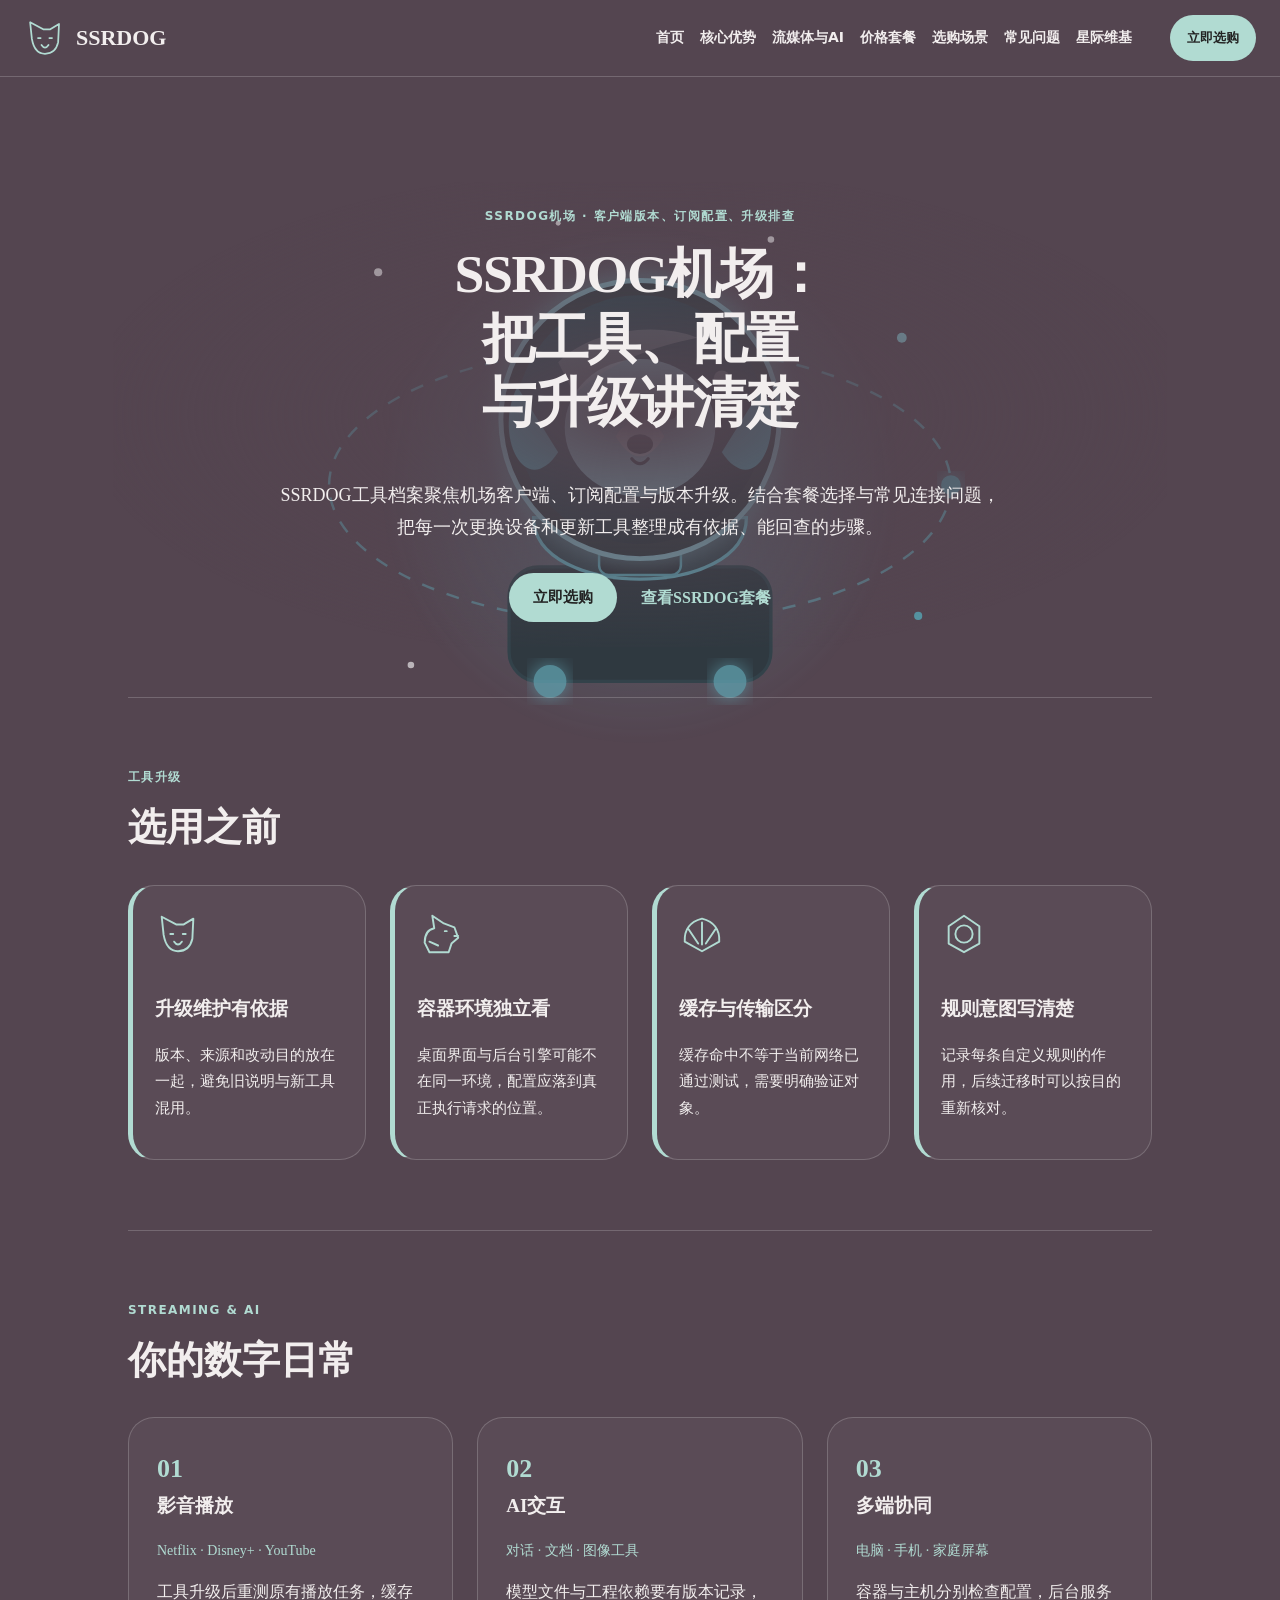
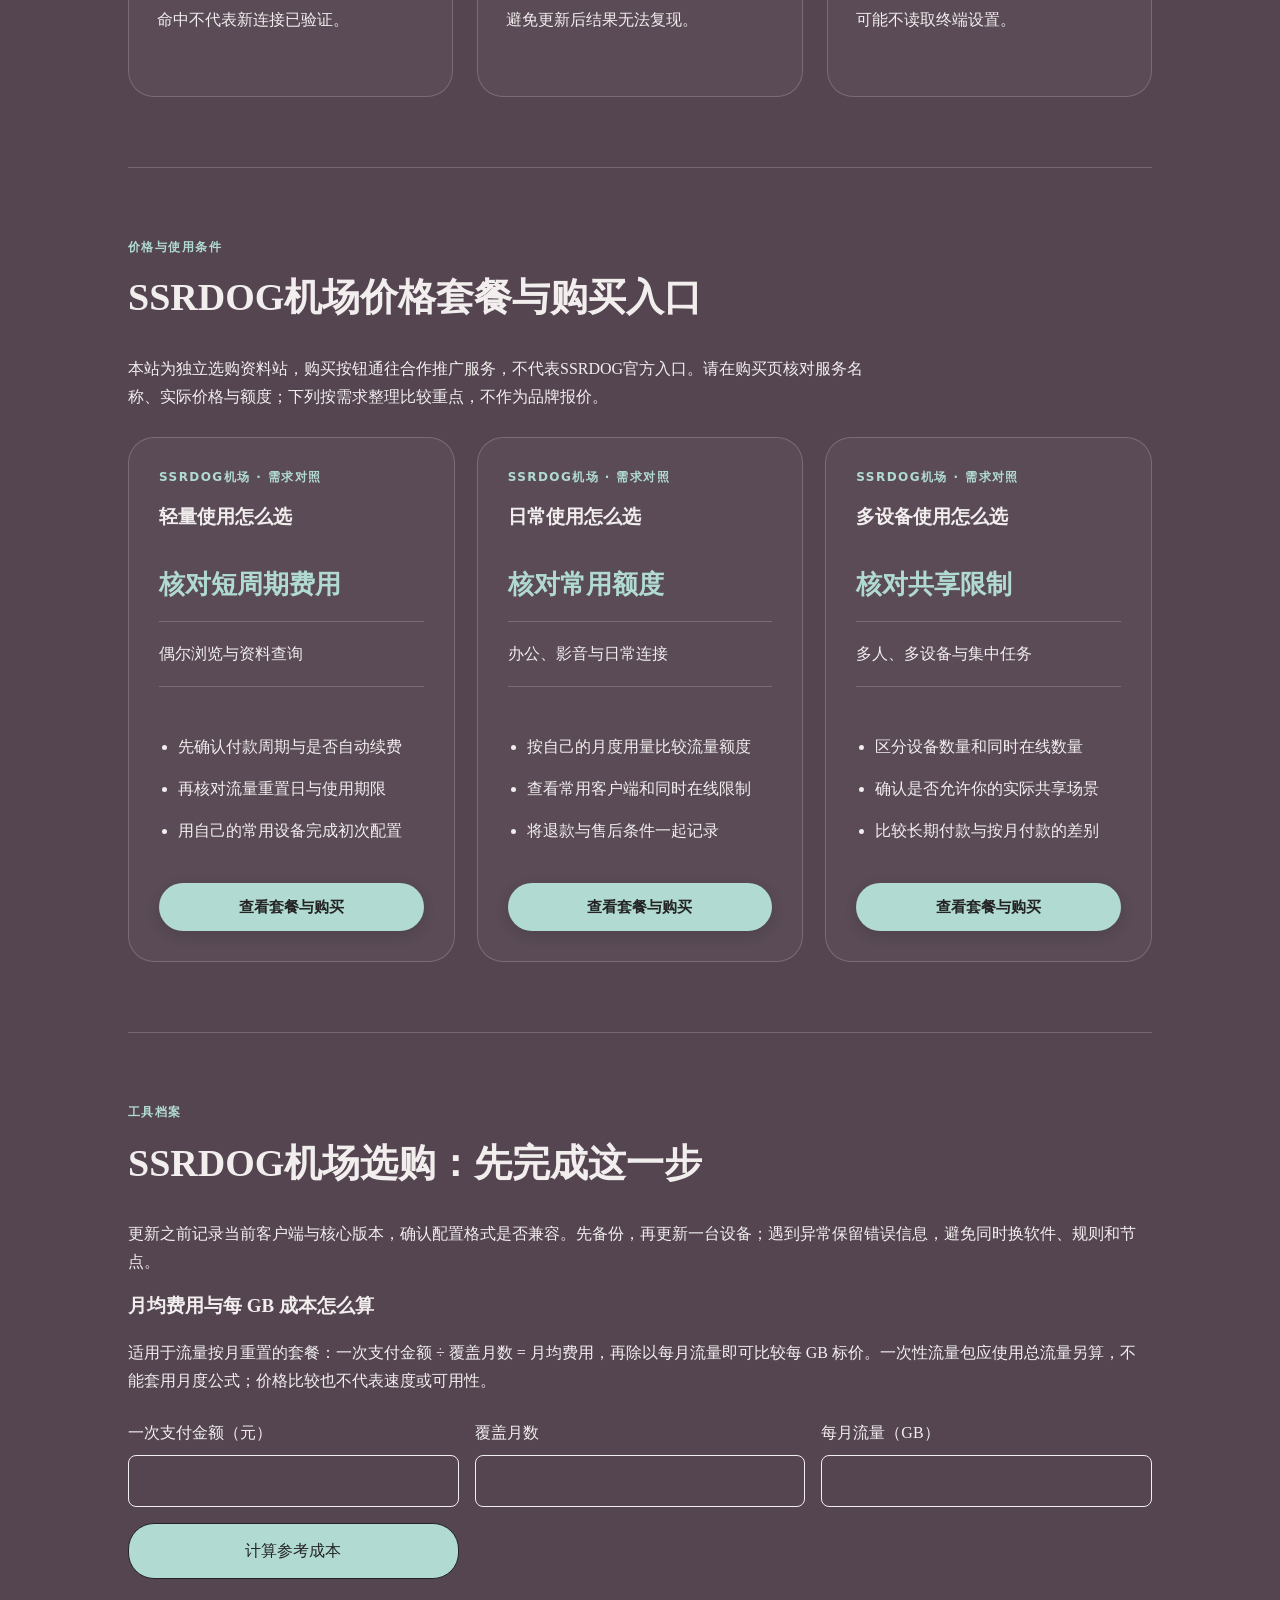
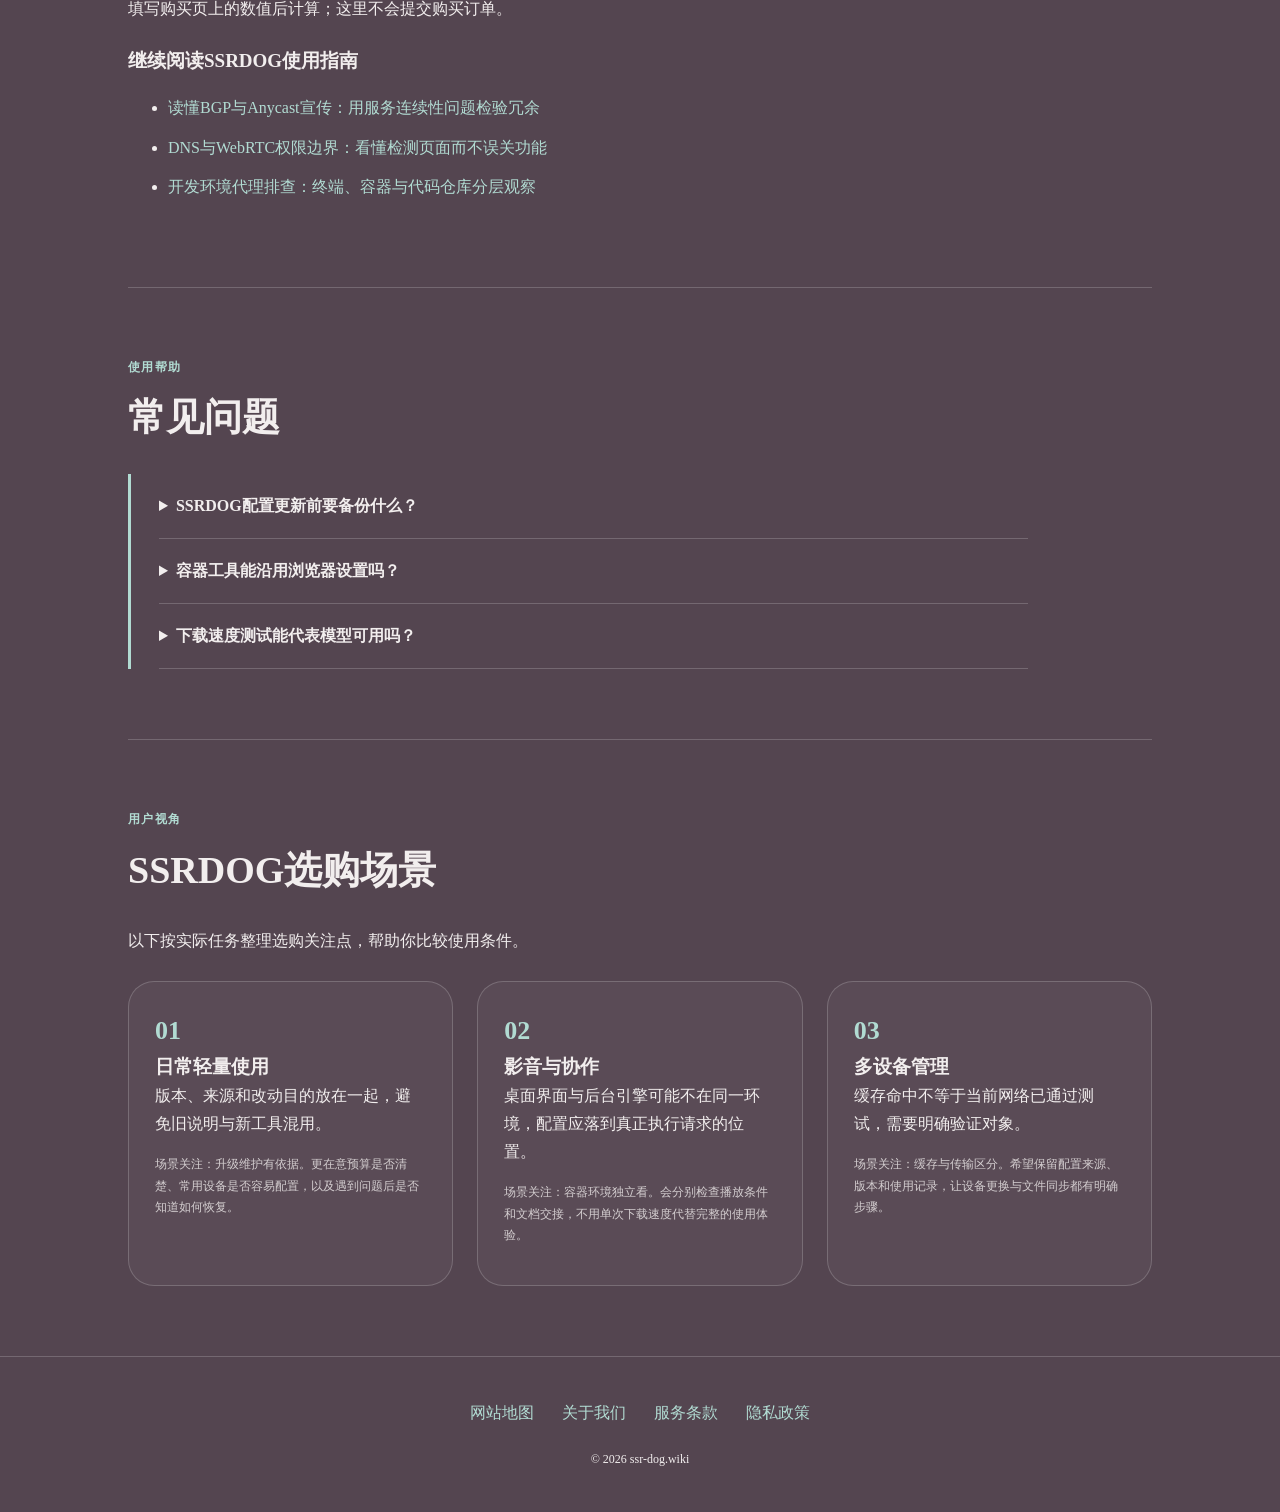
<file: index.html>
<!DOCTYPE html>

<html lang="zh-CN"><head><meta charset="utf-8"/><meta content="width=device-width,initial-scale=1" name="viewport"/><title>SSRDOG机场客户端下载与配置｜套餐和升级排查</title><meta content="SSRDOG工具档案聚焦机场客户端、订阅配置与版本升级。结合套餐选择与常见连接问题，把每一次更换设备和更新工具整理成有依据、能回查的步骤。" name="description"/><link href="https://ssr-dog.wiki/" rel="canonical"/><meta content="website" property="og:type"/><meta content="SSRDOG机场客户端下载与配置｜套餐和升级排查" property="og:title"/><meta content="SSRDOG工具档案聚焦机场客户端、订阅配置与版本升级。结合套餐选择与常见连接问题，把每一次更换设备和更新工具整理成有依据、能回查的步骤。" property="og:description"/><meta content="https://ssr-dog.wiki/" property="og:url"/><meta content="https://ssr-dog.wiki/share.png" property="og:image"/><meta content="zh_CN" property="og:locale"/><link href="favicon.svg" rel="icon" type="image/svg+xml"/><link href="style.css" rel="stylesheet"/><script defer="" src="menu.js"></script><script type="application/ld+json">{"@context": "https://schema.org", "@type": "WebPage", "name": "SSRDOG机场客户端下载与配置｜套餐和升级排查", "url": "https://ssr-dog.wiki/", "description": "SSRDOG工具档案聚焦机场客户端、订阅配置与版本升级。结合套餐选择与常见连接问题，把每一次更换设备和更新工具整理成有依据、能回查的步骤。", "inLanguage": "zh-CN"}</script><link href="seo-guide.css" rel="stylesheet"/></head><body class="site-16 hero-D review-1 faq-2 nav-2"><div aria-hidden="true" class="site-art"><svg height="100%" style="max-height: 400px;" viewbox="0 0 520 440" width="100%" xmlns="http://www.w3.org/2000/svg">
<defs>
<lineargradient id="spaceGrad" x1="0" x2="1" y1="0" y2="1">
<stop offset="0%" stop-color="#10525b"></stop>
<stop offset="100%" stop-color="#0c2123"></stop>
</lineargradient>
<radialgradient cx="50%" cy="50%" id="nebulaGlow" r="50%">
<stop offset="0%" stop-color="#66d7e6" stop-opacity="0.4"></stop>
<stop offset="100%" stop-color="#66d7e6" stop-opacity="0"></stop>
</radialgradient>
<filter height="140%" id="starGlow" width="140%" x="-20%" y="-20%">
<fegaussianblur result="blur" stddeviation="6"></fegaussianblur>
<fecomposite in="SourceGraphic" in2="blur" operator="over"></fecomposite>
</filter>
</defs>
<style>
    @keyframes astroFloat {
      0%, 100% { transform: translateY(0px) rotate(-1deg); }
      50% { transform: translateY(-16px) rotate(2deg); }
    }
    @keyframes starTwinkle {
      0%, 100% { opacity: 0.3; transform: scale(0.8); }
      50% { opacity: 1; transform: scale(1.2); }
    }
    @keyframes orbitSpin {
      from { transform: rotate(0deg); }
      to { transform: rotate(360deg); }
    }
    .astro-hound { animation: astroFloat 5s ease-in-out infinite; transform-origin: center; }
    .star-1 { animation: starTwinkle 3s ease-in-out infinite; transform-origin: 100px 90px; }
    .star-2 { animation: starTwinkle 2.5s ease-in-out infinite 1s; transform-origin: 420px 130px; }
    .star-3 { animation: starTwinkle 3.2s ease-in-out infinite 0.5s; transform-origin: 120px 330px; }
    .orbit-ring { transform-origin: 260px 220px; animation: orbitSpin 20s linear infinite; }
  </style>
<!-- Nebula Background -->
<circle cx="260" cy="220" fill="url(#nebulaGlow)" r="160"></circle>
<!-- Stars -->
<g fill="#fff">
<circle class="star-1" cx="100" cy="90" r="2.5"></circle>
<circle class="star-2" cx="420" cy="130" fill="#91e4ef" r="3"></circle>
<circle class="star-3" cx="120" cy="330" r="2"></circle>
<circle class="star-1" cx="430" cy="300" fill="#58cddc" r="2.5"></circle>
<circle cx="210" cy="60" r="1.5"></circle>
<circle cx="340" cy="70" r="2"></circle>
</g>
<!-- Celestial Orbit Track -->
<g class="orbit-ring" opacity="0.6">
<ellipse cx="260" cy="220" fill="none" rx="190" ry="85" stroke="#66d7e6" stroke-dasharray="8,8" stroke-width="1.5"></ellipse>
<circle cx="450" cy="220" fill="#58cddc" filter="url(#starGlow)" r="6"></circle>
</g>
<!-- Astro Hound in Helmet -->
<g class="astro-hound">
<!-- Space Backpack Thrusters -->
<rect fill="#183236" height="70" rx="18" stroke="#1e4247" stroke-width="2" width="160" x="180" y="270"></rect>
<circle cx="205" cy="340" fill="#66d7e6" filter="url(#starGlow)" opacity="0.8" r="10"></circle>
<circle cx="315" cy="340" fill="#66d7e6" filter="url(#starGlow)" opacity="0.8" r="10"></circle>
<!-- Dog Space Suit Body -->
<path d="M195 240 C195 290 325 290 325 240 Z" fill="#22464b" stroke="#66d7e6" stroke-width="2"></path>
<rect fill="#102629" height="20" rx="6" stroke="#58cddc" stroke-width="1.5" width="50" x="235" y="255"></rect>
<!-- Helmet Glass Dome Outer Ring -->
<circle cx="260" cy="180" fill="#153033" filter="url(#starGlow)" r="85" stroke="#91e4ef" stroke-width="3"></circle>
<circle cx="260" cy="180" fill="url(#spaceGrad)" opacity="0.9" r="76"></circle>
<!-- Dog Inside Helmet -->
<!-- Floppy Hound Ears -->
<path d="M185 160 C170 190 190 230 210 200 Z" fill="#4ccbdb"></path>
<path d="M335 160 C350 190 330 230 310 200 Z" fill="#4ccbdb"></path>
<!-- Hound Face -->
<ellipse cx="260" cy="185" fill="#91e4ef" rx="46" ry="42"></ellipse>
<path d="M245 190 Q260 170 275 190 Q260 215 245 190 Z" fill="#daf7fa"></path>
<!-- Eyes (Cute Astro Gaze) -->
<circle cx="242" cy="175" fill="#102629" r="5"></circle>
<circle cx="244" cy="173" fill="#fff" r="2"></circle>
<circle cx="278" cy="175" fill="#102629" r="5"></circle>
<circle cx="280" cy="173" fill="#fff" r="2"></circle>
<!-- Snout & Nose -->
<ellipse cx="260" cy="195" fill="#102629" rx="8" ry="6"></ellipse>
<path d="M255 204 Q260 210 265 204" fill="none" stroke="#102629" stroke-linecap="round" stroke-width="2"></path>
<!-- Helmet Glass Reflection Glare -->
<path d="M210 145 C230 125 270 120 295 130 C270 135 240 145 220 165 Z" fill="#fff" opacity="0.35"></path>
<circle cx="310" cy="155" fill="#fff" opacity="0.4" r="5"></circle>
</g>
</svg></div><header class="site-header"><div class="nav-wrap"><a class="brand" href="index.html"><svg aria-hidden="true" class="brand-mark" viewbox="0 0 48 48"><path d="M9 25L7 6L22 14H30L40 8L39 29Q36 42 24 42Q12 42 9 25Z M16 24H19 M29 24H32 M20 32Q24 38 28 32" fill="none" stroke="currentColor" stroke-linecap="round" stroke-linejoin="round" stroke-width="2"></path></svg><span>SSRDOG</span></a><nav aria-label="主导航" id="site-menu"><a href="index.html">首页</a><a href="index.html#features">核心优势</a><a href="index.html#streaming">流媒体与AI</a><a href="index.html#pricing">价格套餐</a><a href="index.html#testimonials">选购场景</a><a href="index.html#faq">常见问题</a><a href="hound-wiki-digest.html">星际维基</a></nav><div class="nav-actions"><a class="button compact" href="https://ww012.twilightaff.com/#/?code=A56DH1Af" rel="sponsored nofollow noopener" target="_blank">立即选购</a><button aria-controls="site-menu" aria-expanded="false" aria-label="切换主导航菜单" class="menu-toggle" type="button"><span></span><span></span></button></div></div></header><main class="site-main"><section class="hero-section"><div class="hero-copy"><span class="eyebrow">SSRDOG机场 · 客户端版本、订阅配置、升级排查</span><h1>SSRDOG机场：把工具、配置与升级讲清楚</h1><p class="hero-intro">SSRDOG工具档案聚焦机场客户端、订阅配置与版本升级。结合套餐选择与常见连接问题，把每一次更换设备和更新工具整理成有依据、能回查的步骤。</p><div class="hero-actions"><a class="button" href="https://ww012.twilightaff.com/#/?code=A56DH1Af" rel="sponsored nofollow noopener" target="_blank">立即选购</a><a class="text-button" href="#pricing">查看SSRDOG套餐</a></div></div></section><section class="section" id="features"><div class="section-heading"><span class="eyebrow">工具升级</span><h2>选用之前</h2></div><div class="features tiles"><div class="feature"><svg aria-hidden="true" class="" viewbox="0 0 48 48"><path d="M9 25L7 6L22 14H30L40 8L39 29Q36 42 24 42Q12 42 9 25Z M16 24H19 M29 24H32 M20 32Q24 38 28 32" fill="none" stroke="currentColor" stroke-linecap="round" stroke-linejoin="round" stroke-width="2"></path></svg><div><h3>升级维护有依据</h3><p>版本、来源和改动目的放在一起，避免旧说明与新工具混用。</p></div></div><div class="feature"><svg aria-hidden="true" class="" viewbox="0 0 48 48"><path d="M8 33Q8 20 18 18L16 5L28 13L39 17L43 28L36 34L33 43H13Z M29 21H31 M39 26H43 M13 32L22 36" fill="none" stroke="currentColor" stroke-linecap="round" stroke-linejoin="round" stroke-width="2"></path></svg><div><h3>容器环境独立看</h3><p>桌面界面与后台引擎可能不在同一环境，配置应落到真正执行请求的位置。</p></div></div><div class="feature"><svg aria-hidden="true" class="" viewbox="0 0 48 48"><path d="M6 32Q5 13 24 8Q43 13 42 32L24 42Z M24 12V35 M10 19L20 34 M38 19L28 34" fill="none" stroke="currentColor" stroke-linecap="round" stroke-linejoin="round" stroke-width="2"></path></svg><div><h3>缓存与传输区分</h3><p>缓存命中不等于当前网络已通过测试，需要明确验证对象。</p></div></div><div class="feature"><svg aria-hidden="true" class="" viewbox="0 0 48 48"><path d="M24 5L40 16V34L24 43L8 34V16Z M15 24a9 9 0 1 0 18 0a9 9 0 1 0-18 0" fill="none" stroke="currentColor" stroke-linecap="round" stroke-linejoin="round" stroke-width="2"></path></svg><div><h3>规则意图写清楚</h3><p>记录每条自定义规则的作用，后续迁移时可以按目的重新核对。</p></div></div></div></section><section class="section" id="streaming"><div class="section-heading"><span class="eyebrow">STREAMING &amp; AI</span><h2>你的数字日常</h2></div><div class="use-cases columns"><div class="use-case"><span class="item-no">01</span><h3>影音播放</h3><p class="platforms">Netflix · Disney+ · YouTube</p><p>工具升级后重测原有播放任务，缓存命中不代表新连接已验证。</p></div><div class="use-case"><span class="item-no">02</span><h3>AI交互</h3><p class="platforms">对话 · 文档 · 图像工具</p><p>模型文件与工程依赖要有版本记录，避免更新后结果无法复现。</p></div><div class="use-case"><span class="item-no">03</span><h3>多端协同</h3><p class="platforms">电脑 · 手机 · 家庭屏幕</p><p>容器与主机分别检查配置，后台服务可能不读取终端设置。</p></div></div></section><section class="section" id="pricing"><div class="section-heading"><span class="eyebrow">价格与使用条件</span><h2>SSRDOG机场价格套餐与购买入口</h2></div><p class="section-intro">本站为独立选购资料站，购买按钮通往合作推广服务，不代表SSRDOG官方入口。请在购买页核对服务名称、实际价格与额度；下列按需求整理比较重点，不作为品牌报价。</p><div class="plans cards"><div class="plan"><span class="eyebrow">SSRDOG机场 · 需求对照</span><h3>轻量使用怎么选</h3><p class="price-value">核对短周期费用</p><p class="quota">偶尔浏览与资料查询</p><ul><li>先确认付款周期与是否自动续费</li><li>再核对流量重置日与使用期限</li><li>用自己的常用设备完成初次配置</li></ul> <a class="button" href="https://ww012.twilightaff.com/#/?code=A56DH1Af" rel="sponsored nofollow noopener" target="_blank">查看套餐与购买</a>
</div><div class="plan"><span class="eyebrow">SSRDOG机场 · 需求对照</span><h3>日常使用怎么选</h3><p class="price-value">核对常用额度</p><p class="quota">办公、影音与日常连接</p><ul><li>按自己的月度用量比较流量额度</li><li>查看常用客户端和同时在线限制</li><li>将退款与售后条件一起记录</li></ul> <a class="button" href="https://ww012.twilightaff.com/#/?code=A56DH1Af" rel="sponsored nofollow noopener" target="_blank">查看套餐与购买</a>
</div><div class="plan"><span class="eyebrow">SSRDOG机场 · 需求对照</span><h3>多设备使用怎么选</h3><p class="price-value">核对共享限制</p><p class="quota">多人、多设备与集中任务</p><ul><li>区分设备数量和同时在线数量</li><li>确认是否允许你的实际共享场景</li><li>比较长期付款与按月付款的差别</li></ul> <a class="button" href="https://ww012.twilightaff.com/#/?code=A56DH1Af" rel="sponsored nofollow noopener" target="_blank">查看套餐与购买</a>
</div></div></section><section class="section seo-plan-guide" id="plan-guide"><div class="section-heading"><span class="eyebrow">工具档案</span><h2>SSRDOG机场选购：先完成这一步</h2></div><p>更新之前记录当前客户端与核心版本，确认配置格式是否兼容。先备份，再更新一台设备；遇到异常保留错误信息，避免同时换软件、规则和节点。</p><h3>月均费用与每 GB 成本怎么算</h3><p>适用于流量按月重置的套餐：一次支付金额 ÷ 覆盖月数 = 月均费用，再除以每月流量即可比较每 GB 标价。一次性流量包应使用总流量另算，不能套用月度公式；价格比较也不代表速度或可用性。</p><form class="seo-cost-form"><label>一次支付金额（元）<input inputmode="decimal" min="0.01" name="amount" required="" step="0.01" type="number"/></label><label>覆盖月数<input inputmode="numeric" max="120" min="1" name="months" required="" step="1" type="number"/></label><label>每月流量（GB）<input inputmode="decimal" min="0.01" name="quota" required="" step="0.01" type="number"/></label><button class="button" type="submit">计算参考成本</button><output aria-live="polite">填写购买页上的数值后计算；这里不会提交购买订单。</output></form><div class="seo-reading"><h3>继续阅读SSRDOG使用指南</h3><ul><li><a href="ssrdog-bgp-anycast-routing-redundancy.html">读懂BGP与Anycast宣传：用服务连续性问题检验冗余</a></li><li><a href="ssrdog-dns-leak-webrtc-hardening-guide.html">DNS与WebRTC权限边界：看懂检测页面而不误关功能</a></li><li><a href="ssrdog-docker-github-developer-productivity.html">开发环境代理排查：终端、容器与代码仓库分层观察</a></li></ul></div></section><section class="section" id="faq"><div class="section-heading"><span class="eyebrow">使用帮助</span><h2>常见问题</h2></div><div class="faq-list"><details><summary>SSRDOG配置更新前要备份什么？</summary><p>保存现用配置与版本信息，秘密资料私下保管，并确认恢复入口可用。</p></details><details><summary>容器工具能沿用浏览器设置吗？</summary><p>需核对引擎运行位置和官方配置方式，不能假设所有进程读取相同设置。</p></details><details><summary>下载速度测试能代表模型可用吗？</summary><p>还需要核对文件版本、完整性与加载条件，传输只是其中一步。</p></details></div></section><section class="section" id="testimonials"><div class="section-heading"><span class="eyebrow">用户视角</span><h2>SSRDOG选购场景</h2></div><p class="section-intro">以下按实际任务整理选购关注点，帮助你比较使用条件。</p><div class="reviews"><div class="review"><span class="review-mark">01</span><h3>日常轻量使用</h3><p>版本、来源和改动目的放在一起，避免旧说明与新工具混用。</p><p class="small">场景关注：升级维护有依据。更在意预算是否清楚、常用设备是否容易配置，以及遇到问题后是否知道如何恢复。</p></div><div class="review"><span class="review-mark">02</span><h3>影音与协作</h3><p>桌面界面与后台引擎可能不在同一环境，配置应落到真正执行请求的位置。</p><p class="small">场景关注：容器环境独立看。会分别检查播放条件和文档交接，不用单次下载速度代替完整的使用体验。</p></div><div class="review"><span class="review-mark">03</span><h3>多设备管理</h3><p>缓存命中不等于当前网络已通过测试，需要明确验证对象。</p><p class="small">场景关注：缓存与传输区分。希望保留配置来源、版本和使用记录，让设备更换与文件同步都有明确步骤。</p></div></div></section></main><footer class="site-footer"><nav aria-label="页脚导航"><a href="sitemap.html">网站地图</a><a href="about.html">关于我们</a><a href="terms.html">服务条款</a><a href="privacy.html">隐私政策</a></nav><p>© 2026 ssr-dog.wiki</p></footer><script defer="True" src="seo-guide.js"></script></body></html>
</file>
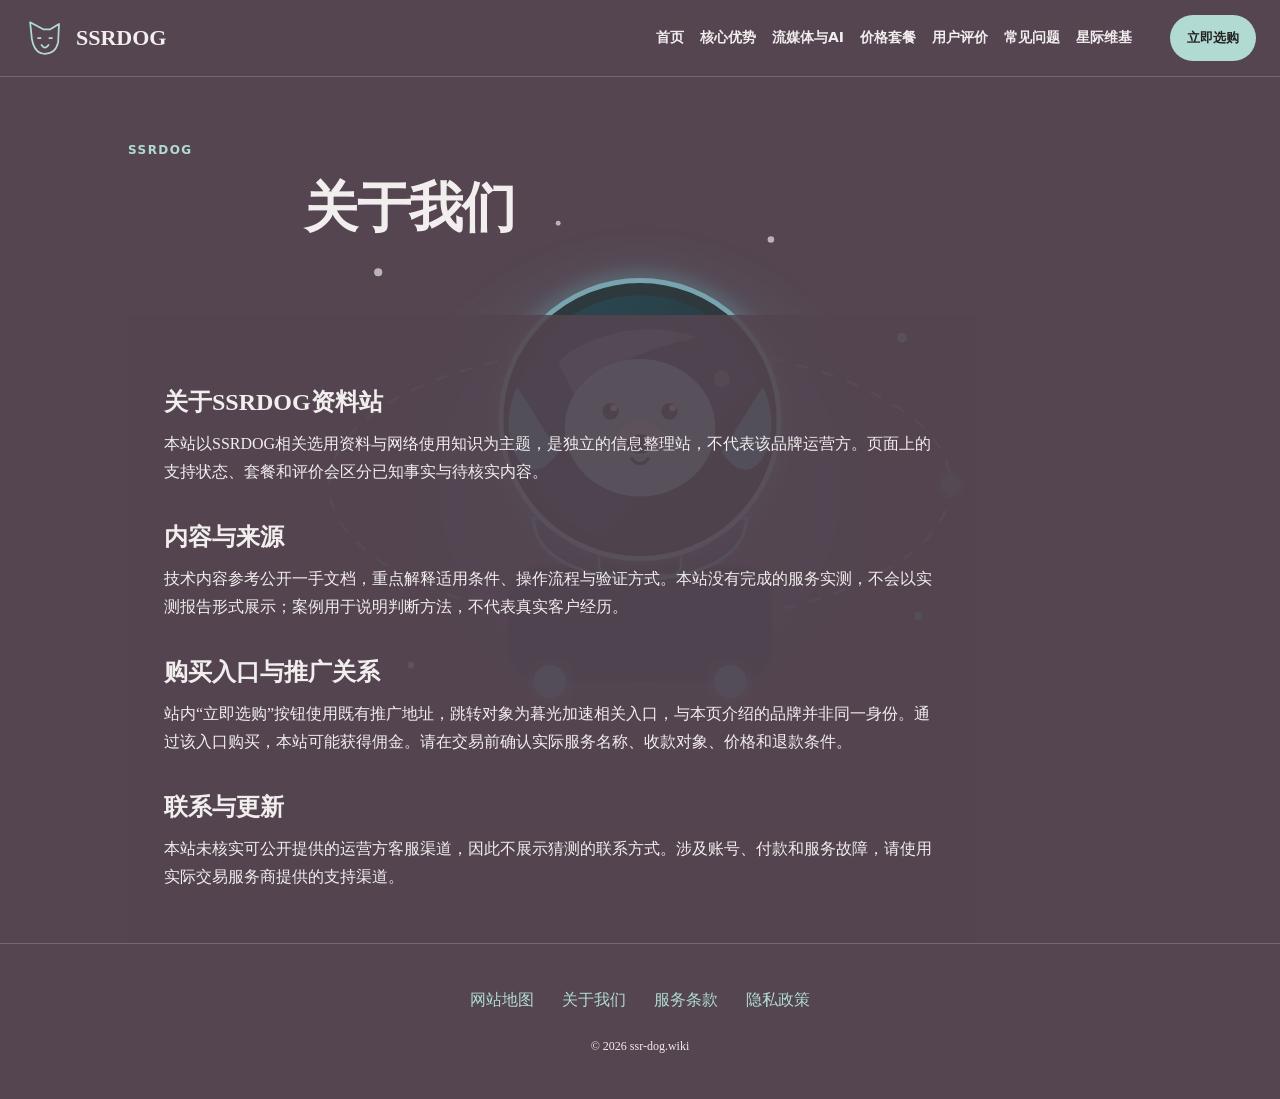
<file: about.html>
<!DOCTYPE html>
<html lang="zh-CN"><head><meta charset="UTF-8"><meta name="viewport" content="width=device-width,initial-scale=1"><title>关于我们｜SSRDOG·星际维基</title><meta name="description" content="星际维基的关于我们：说明SSRDOG资料整理、内容使用与第三方服务边界。"><meta name="keywords" content="SSRDOG,关于我们,星际维基,网络使用指南"><link rel="canonical" href="https://ssr-dog.wiki/about.html"><meta property="og:type" content="website"><meta property="og:title" content="关于我们｜SSRDOG·星际维基"><meta property="og:description" content="星际维基的关于我们：说明SSRDOG资料整理、内容使用与第三方服务边界。"><meta property="og:url" content="https://ssr-dog.wiki/about.html"><meta property="og:image" content="https://ssr-dog.wiki/share.png"><meta property="og:locale" content="zh_CN"><link rel="icon" href="favicon.svg" type="image/svg+xml"><link rel="stylesheet" href="style.css"><script defer src="menu.js"></script><script type="application/ld+json">{"@context": "https://schema.org", "@type": "WebPage", "name": "关于我们｜SSRDOG·星际维基", "url": "https://ssr-dog.wiki/about.html", "description": "星际维基的关于我们：说明SSRDOG资料整理、内容使用与第三方服务边界。", "inLanguage": "zh-CN"}</script></head><body class="site-16 hero-D review-1 faq-2 nav-2"><div class="site-art" aria-hidden="true"><svg viewBox="0 0 520 440" width="100%" height="100%" xmlns="http://www.w3.org/2000/svg" style="max-height: 400px;">
  <defs>
    <linearGradient id="spaceGrad" x1="0" y1="0" x2="1" y2="1">
      <stop offset="0%" stop-color="#10525b"/>
      <stop offset="100%" stop-color="#0c2123"/>
    </linearGradient>
    <radialGradient id="nebulaGlow" cx="50%" cy="50%" r="50%">
      <stop offset="0%" stop-color="#66d7e6" stop-opacity="0.4"/>
      <stop offset="100%" stop-color="#66d7e6" stop-opacity="0"/>
    </radialGradient>
    <filter id="starGlow" x="-20%" y="-20%" width="140%" height="140%">
      <feGaussianBlur stdDeviation="6" result="blur" />
      <feComposite in="SourceGraphic" in2="blur" operator="over" />
    </filter>
  </defs>
  <style>
    @keyframes astroFloat {
      0%, 100% { transform: translateY(0px) rotate(-1deg); }
      50% { transform: translateY(-16px) rotate(2deg); }
    }
    @keyframes starTwinkle {
      0%, 100% { opacity: 0.3; transform: scale(0.8); }
      50% { opacity: 1; transform: scale(1.2); }
    }
    @keyframes orbitSpin {
      from { transform: rotate(0deg); }
      to { transform: rotate(360deg); }
    }
    .astro-hound { animation: astroFloat 5s ease-in-out infinite; transform-origin: center; }
    .star-1 { animation: starTwinkle 3s ease-in-out infinite; transform-origin: 100px 90px; }
    .star-2 { animation: starTwinkle 2.5s ease-in-out infinite 1s; transform-origin: 420px 130px; }
    .star-3 { animation: starTwinkle 3.2s ease-in-out infinite 0.5s; transform-origin: 120px 330px; }
    .orbit-ring { transform-origin: 260px 220px; animation: orbitSpin 20s linear infinite; }
  </style>

  <!-- Nebula Background -->
  <circle cx="260" cy="220" r="160" fill="url(#nebulaGlow)" />

  <!-- Stars -->
  <g fill="#fff">
    <circle cx="100" cy="90" r="2.5" class="star-1" />
    <circle cx="420" cy="130" r="3" class="star-2" fill="#91e4ef" />
    <circle cx="120" cy="330" r="2" class="star-3" />
    <circle cx="430" cy="300" r="2.5" class="star-1" fill="#58cddc" />
    <circle cx="210" cy="60" r="1.5" />
    <circle cx="340" cy="70" r="2" />
  </g>

  <!-- Celestial Orbit Track -->
  <g class="orbit-ring" opacity="0.6">
    <ellipse cx="260" cy="220" rx="190" ry="85" fill="none" stroke="#66d7e6" stroke-width="1.5" stroke-dasharray="8,8" />
    <circle cx="450" cy="220" r="6" fill="#58cddc" filter="url(#starGlow)" />
  </g>

  <!-- Astro Hound in Helmet -->
  <g class="astro-hound">
    <!-- Space Backpack Thrusters -->
    <rect x="180" y="270" width="160" height="70" rx="18" fill="#183236" stroke="#1e4247" stroke-width="2" />
    <circle cx="205" cy="340" r="10" fill="#66d7e6" opacity="0.8" filter="url(#starGlow)" />
    <circle cx="315" cy="340" r="10" fill="#66d7e6" opacity="0.8" filter="url(#starGlow)" />

    <!-- Dog Space Suit Body -->
    <path d="M195 240 C195 290 325 290 325 240 Z" fill="#22464b" stroke="#66d7e6" stroke-width="2" />
    <rect x="235" y="255" width="50" height="20" rx="6" fill="#102629" stroke="#58cddc" stroke-width="1.5" />

    <!-- Helmet Glass Dome Outer Ring -->
    <circle cx="260" cy="180" r="85" fill="#153033" stroke="#91e4ef" stroke-width="3" filter="url(#starGlow)" />
    <circle cx="260" cy="180" r="76" fill="url(#spaceGrad)" opacity="0.9" />

    <!-- Dog Inside Helmet -->
    <!-- Floppy Hound Ears -->
    <path d="M185 160 C170 190 190 230 210 200 Z" fill="#4ccbdb" />
    <path d="M335 160 C350 190 330 230 310 200 Z" fill="#4ccbdb" />

    <!-- Hound Face -->
    <ellipse cx="260" cy="185" rx="46" ry="42" fill="#91e4ef" />
    <path d="M245 190 Q260 170 275 190 Q260 215 245 190 Z" fill="#daf7fa" />

    <!-- Eyes (Cute Astro Gaze) -->
    <circle cx="242" cy="175" r="5" fill="#102629" />
    <circle cx="244" cy="173" r="2" fill="#fff" />
    <circle cx="278" cy="175" r="5" fill="#102629" />
    <circle cx="280" cy="173" r="2" fill="#fff" />

    <!-- Snout & Nose -->
    <ellipse cx="260" cy="195" rx="8" ry="6" fill="#102629" />
    <path d="M255 204 Q260 210 265 204" fill="none" stroke="#102629" stroke-width="2" stroke-linecap="round" />

    <!-- Helmet Glass Reflection Glare -->
    <path d="M210 145 C230 125 270 120 295 130 C270 135 240 145 220 165 Z" fill="#fff" opacity="0.35" />
    <circle cx="310" cy="155" r="5" fill="#fff" opacity="0.4" />
  </g>
</svg></div><header class="site-header"><div class="nav-wrap"><a class="brand" href="index.html"><svg class="brand-mark" viewBox="0 0 48 48" aria-hidden="true"><path d="M9 25L7 6L22 14H30L40 8L39 29Q36 42 24 42Q12 42 9 25Z M16 24H19 M29 24H32 M20 32Q24 38 28 32" fill="none" stroke="currentColor" stroke-width="2" stroke-linecap="round" stroke-linejoin="round"/></svg><span>SSRDOG</span></a><nav id="site-menu" aria-label="主导航"><a href="index.html">首页</a><a href="index.html#features">核心优势</a><a href="index.html#streaming">流媒体与AI</a><a href="index.html#pricing">价格套餐</a><a href="index.html#testimonials">用户评价</a><a href="index.html#faq">常见问题</a><a href="hound-wiki-digest.html">星际维基</a></nav><div class="nav-actions"><a class="button compact" href="https://ww012.twilightaff.com/#/?code=A56DH1Af" target="_blank" rel="sponsored nofollow noopener">立即选购</a><button type="button" class="menu-toggle" aria-label="切换主导航菜单" aria-controls="site-menu" aria-expanded="false"><span></span><span></span></button></div></div></header><main class="site-main"><header class="page-heading"><span class="eyebrow">SSRDOG</span><h1>关于我们</h1></header><div class="prose"><h2>关于SSRDOG资料站</h2><p>本站以SSRDOG相关选用资料与网络使用知识为主题，是独立的信息整理站，不代表该品牌运营方。页面上的支持状态、套餐和评价会区分已知事实与待核实内容。</p><h2>内容与来源</h2><p>技术内容参考公开一手文档，重点解释适用条件、操作流程与验证方式。本站没有完成的服务实测，不会以实测报告形式展示；案例用于说明判断方法，不代表真实客户经历。</p><h2>购买入口与推广关系</h2><p>站内“立即选购”按钮使用既有推广地址，跳转对象为暮光加速相关入口，与本页介绍的品牌并非同一身份。通过该入口购买，本站可能获得佣金。请在交易前确认实际服务名称、收款对象、价格和退款条件。</p><h2>联系与更新</h2><p>本站未核实可公开提供的运营方客服渠道，因此不展示猜测的联系方式。涉及账号、付款和服务故障，请使用实际交易服务商提供的支持渠道。</p></div></main><footer class="site-footer"><nav aria-label="页脚导航"><a href="sitemap.html">网站地图</a><a href="about.html">关于我们</a><a href="terms.html">服务条款</a><a href="privacy.html">隐私政策</a></nav><p>© 2026 ssr-dog.wiki</p></footer></body></html>
</file>
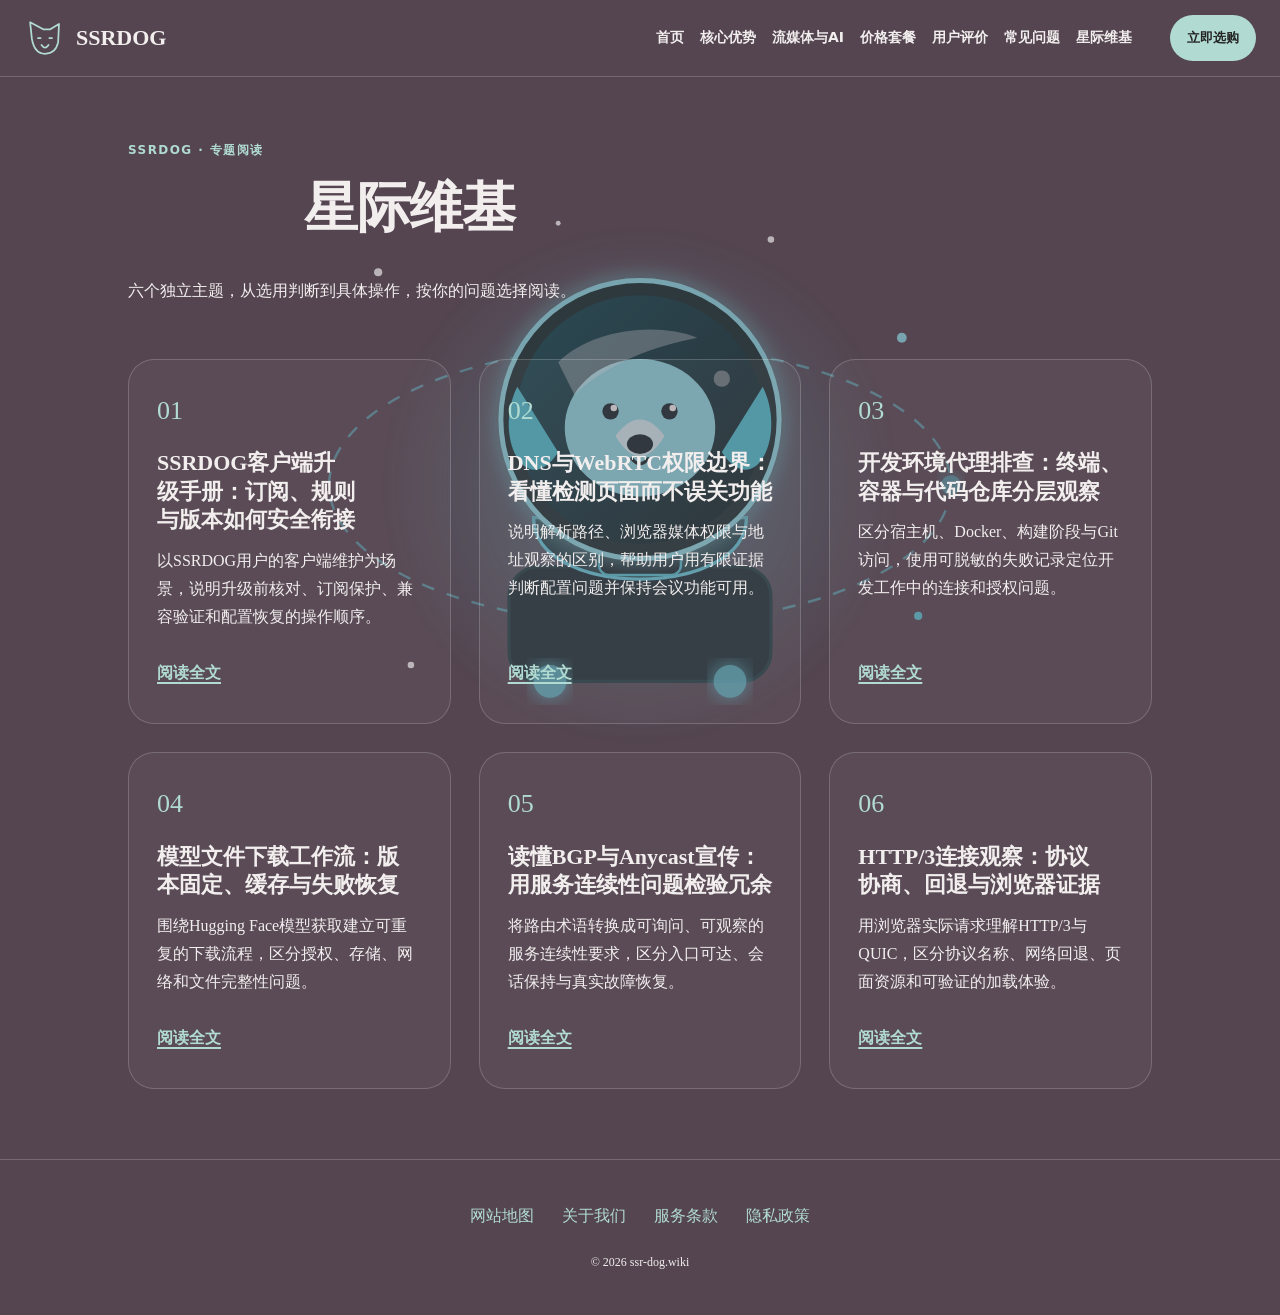
<file: hound-wiki-digest.html>
<!DOCTYPE html>
<html lang="zh-CN"><head><meta charset="UTF-8"><meta name="viewport" content="width=device-width,initial-scale=1"><title>星际维基｜SSRDOG专题文章</title><meta name="description" content="星际维基收录六篇独立专题，围绕以SSRDOG为主题，整理工具升级、解析设置与工程使用的入门要点展开阅读。"><meta name="keywords" content="SSRDOG,星际维基,星际维基,网络使用指南"><link rel="canonical" href="https://ssr-dog.wiki/hound-wiki-digest.html"><meta property="og:type" content="website"><meta property="og:title" content="星际维基｜SSRDOG专题文章"><meta property="og:description" content="星际维基收录六篇独立专题，围绕以SSRDOG为主题，整理工具升级、解析设置与工程使用的入门要点展开阅读。"><meta property="og:url" content="https://ssr-dog.wiki/hound-wiki-digest.html"><meta property="og:image" content="https://ssr-dog.wiki/share.png"><meta property="og:locale" content="zh_CN"><link rel="icon" href="favicon.svg" type="image/svg+xml"><link rel="stylesheet" href="style.css"><script defer src="menu.js"></script><script type="application/ld+json">{"@context": "https://schema.org", "@type": "WebPage", "name": "星际维基｜SSRDOG专题文章", "url": "https://ssr-dog.wiki/hound-wiki-digest.html", "description": "星际维基收录六篇独立专题，围绕以SSRDOG为主题，整理工具升级、解析设置与工程使用的入门要点展开阅读。", "inLanguage": "zh-CN"}</script></head><body class="site-16 hero-D review-1 faq-2 nav-2"><div class="site-art" aria-hidden="true"><svg viewBox="0 0 520 440" width="100%" height="100%" xmlns="http://www.w3.org/2000/svg" style="max-height: 400px;">
  <defs>
    <linearGradient id="spaceGrad" x1="0" y1="0" x2="1" y2="1">
      <stop offset="0%" stop-color="#10525b"/>
      <stop offset="100%" stop-color="#0c2123"/>
    </linearGradient>
    <radialGradient id="nebulaGlow" cx="50%" cy="50%" r="50%">
      <stop offset="0%" stop-color="#66d7e6" stop-opacity="0.4"/>
      <stop offset="100%" stop-color="#66d7e6" stop-opacity="0"/>
    </radialGradient>
    <filter id="starGlow" x="-20%" y="-20%" width="140%" height="140%">
      <feGaussianBlur stdDeviation="6" result="blur" />
      <feComposite in="SourceGraphic" in2="blur" operator="over" />
    </filter>
  </defs>
  <style>
    @keyframes astroFloat {
      0%, 100% { transform: translateY(0px) rotate(-1deg); }
      50% { transform: translateY(-16px) rotate(2deg); }
    }
    @keyframes starTwinkle {
      0%, 100% { opacity: 0.3; transform: scale(0.8); }
      50% { opacity: 1; transform: scale(1.2); }
    }
    @keyframes orbitSpin {
      from { transform: rotate(0deg); }
      to { transform: rotate(360deg); }
    }
    .astro-hound { animation: astroFloat 5s ease-in-out infinite; transform-origin: center; }
    .star-1 { animation: starTwinkle 3s ease-in-out infinite; transform-origin: 100px 90px; }
    .star-2 { animation: starTwinkle 2.5s ease-in-out infinite 1s; transform-origin: 420px 130px; }
    .star-3 { animation: starTwinkle 3.2s ease-in-out infinite 0.5s; transform-origin: 120px 330px; }
    .orbit-ring { transform-origin: 260px 220px; animation: orbitSpin 20s linear infinite; }
  </style>

  <!-- Nebula Background -->
  <circle cx="260" cy="220" r="160" fill="url(#nebulaGlow)" />

  <!-- Stars -->
  <g fill="#fff">
    <circle cx="100" cy="90" r="2.5" class="star-1" />
    <circle cx="420" cy="130" r="3" class="star-2" fill="#91e4ef" />
    <circle cx="120" cy="330" r="2" class="star-3" />
    <circle cx="430" cy="300" r="2.5" class="star-1" fill="#58cddc" />
    <circle cx="210" cy="60" r="1.5" />
    <circle cx="340" cy="70" r="2" />
  </g>

  <!-- Celestial Orbit Track -->
  <g class="orbit-ring" opacity="0.6">
    <ellipse cx="260" cy="220" rx="190" ry="85" fill="none" stroke="#66d7e6" stroke-width="1.5" stroke-dasharray="8,8" />
    <circle cx="450" cy="220" r="6" fill="#58cddc" filter="url(#starGlow)" />
  </g>

  <!-- Astro Hound in Helmet -->
  <g class="astro-hound">
    <!-- Space Backpack Thrusters -->
    <rect x="180" y="270" width="160" height="70" rx="18" fill="#183236" stroke="#1e4247" stroke-width="2" />
    <circle cx="205" cy="340" r="10" fill="#66d7e6" opacity="0.8" filter="url(#starGlow)" />
    <circle cx="315" cy="340" r="10" fill="#66d7e6" opacity="0.8" filter="url(#starGlow)" />

    <!-- Dog Space Suit Body -->
    <path d="M195 240 C195 290 325 290 325 240 Z" fill="#22464b" stroke="#66d7e6" stroke-width="2" />
    <rect x="235" y="255" width="50" height="20" rx="6" fill="#102629" stroke="#58cddc" stroke-width="1.5" />

    <!-- Helmet Glass Dome Outer Ring -->
    <circle cx="260" cy="180" r="85" fill="#153033" stroke="#91e4ef" stroke-width="3" filter="url(#starGlow)" />
    <circle cx="260" cy="180" r="76" fill="url(#spaceGrad)" opacity="0.9" />

    <!-- Dog Inside Helmet -->
    <!-- Floppy Hound Ears -->
    <path d="M185 160 C170 190 190 230 210 200 Z" fill="#4ccbdb" />
    <path d="M335 160 C350 190 330 230 310 200 Z" fill="#4ccbdb" />

    <!-- Hound Face -->
    <ellipse cx="260" cy="185" rx="46" ry="42" fill="#91e4ef" />
    <path d="M245 190 Q260 170 275 190 Q260 215 245 190 Z" fill="#daf7fa" />

    <!-- Eyes (Cute Astro Gaze) -->
    <circle cx="242" cy="175" r="5" fill="#102629" />
    <circle cx="244" cy="173" r="2" fill="#fff" />
    <circle cx="278" cy="175" r="5" fill="#102629" />
    <circle cx="280" cy="173" r="2" fill="#fff" />

    <!-- Snout & Nose -->
    <ellipse cx="260" cy="195" rx="8" ry="6" fill="#102629" />
    <path d="M255 204 Q260 210 265 204" fill="none" stroke="#102629" stroke-width="2" stroke-linecap="round" />

    <!-- Helmet Glass Reflection Glare -->
    <path d="M210 145 C230 125 270 120 295 130 C270 135 240 145 220 165 Z" fill="#fff" opacity="0.35" />
    <circle cx="310" cy="155" r="5" fill="#fff" opacity="0.4" />
  </g>
</svg></div><header class="site-header"><div class="nav-wrap"><a class="brand" href="index.html"><svg class="brand-mark" viewBox="0 0 48 48" aria-hidden="true"><path d="M9 25L7 6L22 14H30L40 8L39 29Q36 42 24 42Q12 42 9 25Z M16 24H19 M29 24H32 M20 32Q24 38 28 32" fill="none" stroke="currentColor" stroke-width="2" stroke-linecap="round" stroke-linejoin="round"/></svg><span>SSRDOG</span></a><nav id="site-menu" aria-label="主导航"><a href="index.html">首页</a><a href="index.html#features">核心优势</a><a href="index.html#streaming">流媒体与AI</a><a href="index.html#pricing">价格套餐</a><a href="index.html#testimonials">用户评价</a><a href="index.html#faq">常见问题</a><a href="hound-wiki-digest.html">星际维基</a></nav><div class="nav-actions"><a class="button compact" href="https://ww012.twilightaff.com/#/?code=A56DH1Af" target="_blank" rel="sponsored nofollow noopener">立即选购</a><button type="button" class="menu-toggle" aria-label="切换主导航菜单" aria-controls="site-menu" aria-expanded="false"><span></span><span></span></button></div></div></header><main class="site-main"><header class="page-heading"><span class="eyebrow">SSRDOG · 专题阅读</span><h1>星际维基</h1><p>六个独立主题，从选用判断到具体操作，按你的问题选择阅读。</p></header><div class="article-list split"><article class="article-card"><h2>SSRDOG客户端升级手册：订阅、规则与版本如何安全衔接</h2><p>以SSRDOG用户的客户端维护为场景，说明升级前核对、订阅保护、兼容验证和配置恢复的操作顺序。</p><a href="ssrdog-singbox-clash-config-automation.html">阅读全文</a></article><article class="article-card"><h2>DNS与WebRTC权限边界：看懂检测页面而不误关功能</h2><p>说明解析路径、浏览器媒体权限与地址观察的区别，帮助用户用有限证据判断配置问题并保持会议功能可用。</p><a href="ssrdog-dns-leak-webrtc-hardening-guide.html">阅读全文</a></article><article class="article-card"><h2>开发环境代理排查：终端、容器与代码仓库分层观察</h2><p>区分宿主机、Docker、构建阶段与Git访问，使用可脱敏的失败记录定位开发工作中的连接和授权问题。</p><a href="ssrdog-docker-github-developer-productivity.html">阅读全文</a></article><article class="article-card"><h2>模型文件下载工作流：版本固定、缓存与失败恢复</h2><p>围绕Hugging Face模型获取建立可重复的下载流程，区分授权、存储、网络和文件完整性问题。</p><a href="ssrdog-huggingface-model-download-acceleration.html">阅读全文</a></article><article class="article-card"><h2>读懂BGP与Anycast宣传：用服务连续性问题检验冗余</h2><p>将路由术语转换成可询问、可观察的服务连续性要求，区分入口可达、会话保持与真实故障恢复。</p><a href="ssrdog-bgp-anycast-routing-redundancy.html">阅读全文</a></article><article class="article-card"><h2>HTTP/3连接观察：协议协商、回退与浏览器证据</h2><p>用浏览器实际请求理解HTTP/3与QUIC，区分协议名称、网络回退、页面资源和可验证的加载体验。</p><a href="ssrdog-quic-http3-multipath-protocol.html">阅读全文</a></article></div></main><footer class="site-footer"><nav aria-label="页脚导航"><a href="sitemap.html">网站地图</a><a href="about.html">关于我们</a><a href="terms.html">服务条款</a><a href="privacy.html">隐私政策</a></nav><p>© 2026 ssr-dog.wiki</p></footer></body></html>
</file>
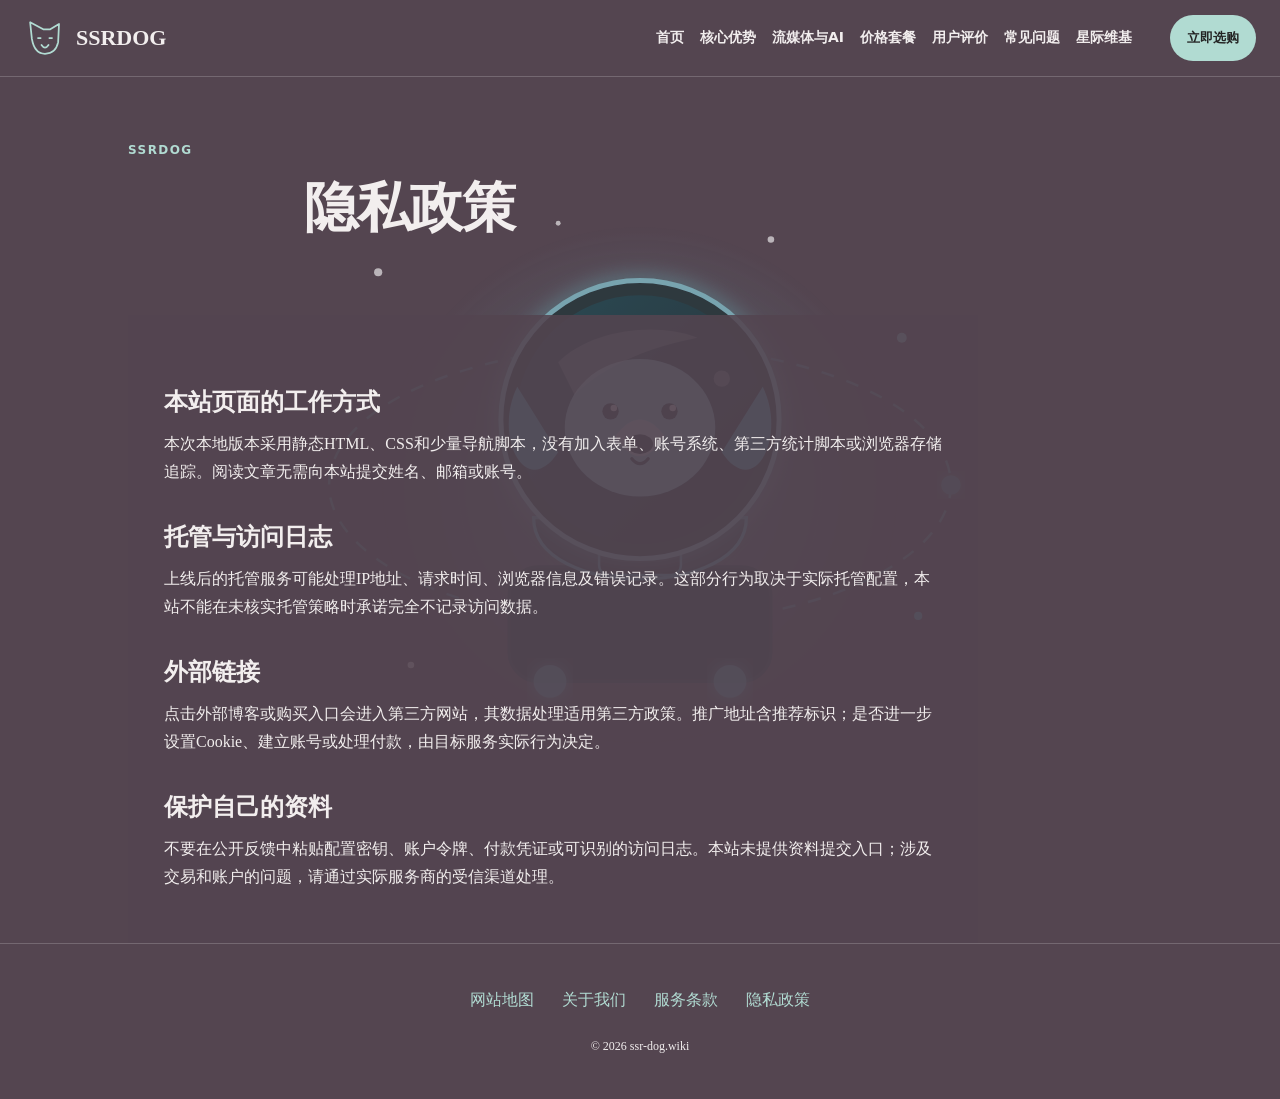
<file: privacy.html>
<!DOCTYPE html>
<html lang="zh-CN"><head><meta charset="UTF-8"><meta name="viewport" content="width=device-width,initial-scale=1"><title>隐私政策｜SSRDOG·星际维基</title><meta name="description" content="星际维基的隐私政策：说明SSRDOG资料整理、内容使用与第三方服务边界。"><meta name="keywords" content="SSRDOG,隐私政策,星际维基,网络使用指南"><link rel="canonical" href="https://ssr-dog.wiki/privacy.html"><meta property="og:type" content="website"><meta property="og:title" content="隐私政策｜SSRDOG·星际维基"><meta property="og:description" content="星际维基的隐私政策：说明SSRDOG资料整理、内容使用与第三方服务边界。"><meta property="og:url" content="https://ssr-dog.wiki/privacy.html"><meta property="og:image" content="https://ssr-dog.wiki/share.png"><meta property="og:locale" content="zh_CN"><link rel="icon" href="favicon.svg" type="image/svg+xml"><link rel="stylesheet" href="style.css"><script defer src="menu.js"></script><script type="application/ld+json">{"@context": "https://schema.org", "@type": "WebPage", "name": "隐私政策｜SSRDOG·星际维基", "url": "https://ssr-dog.wiki/privacy.html", "description": "星际维基的隐私政策：说明SSRDOG资料整理、内容使用与第三方服务边界。", "inLanguage": "zh-CN"}</script></head><body class="site-16 hero-D review-1 faq-2 nav-2"><div class="site-art" aria-hidden="true"><svg viewBox="0 0 520 440" width="100%" height="100%" xmlns="http://www.w3.org/2000/svg" style="max-height: 400px;">
  <defs>
    <linearGradient id="spaceGrad" x1="0" y1="0" x2="1" y2="1">
      <stop offset="0%" stop-color="#10525b"/>
      <stop offset="100%" stop-color="#0c2123"/>
    </linearGradient>
    <radialGradient id="nebulaGlow" cx="50%" cy="50%" r="50%">
      <stop offset="0%" stop-color="#66d7e6" stop-opacity="0.4"/>
      <stop offset="100%" stop-color="#66d7e6" stop-opacity="0"/>
    </radialGradient>
    <filter id="starGlow" x="-20%" y="-20%" width="140%" height="140%">
      <feGaussianBlur stdDeviation="6" result="blur" />
      <feComposite in="SourceGraphic" in2="blur" operator="over" />
    </filter>
  </defs>
  <style>
    @keyframes astroFloat {
      0%, 100% { transform: translateY(0px) rotate(-1deg); }
      50% { transform: translateY(-16px) rotate(2deg); }
    }
    @keyframes starTwinkle {
      0%, 100% { opacity: 0.3; transform: scale(0.8); }
      50% { opacity: 1; transform: scale(1.2); }
    }
    @keyframes orbitSpin {
      from { transform: rotate(0deg); }
      to { transform: rotate(360deg); }
    }
    .astro-hound { animation: astroFloat 5s ease-in-out infinite; transform-origin: center; }
    .star-1 { animation: starTwinkle 3s ease-in-out infinite; transform-origin: 100px 90px; }
    .star-2 { animation: starTwinkle 2.5s ease-in-out infinite 1s; transform-origin: 420px 130px; }
    .star-3 { animation: starTwinkle 3.2s ease-in-out infinite 0.5s; transform-origin: 120px 330px; }
    .orbit-ring { transform-origin: 260px 220px; animation: orbitSpin 20s linear infinite; }
  </style>

  <!-- Nebula Background -->
  <circle cx="260" cy="220" r="160" fill="url(#nebulaGlow)" />

  <!-- Stars -->
  <g fill="#fff">
    <circle cx="100" cy="90" r="2.5" class="star-1" />
    <circle cx="420" cy="130" r="3" class="star-2" fill="#91e4ef" />
    <circle cx="120" cy="330" r="2" class="star-3" />
    <circle cx="430" cy="300" r="2.5" class="star-1" fill="#58cddc" />
    <circle cx="210" cy="60" r="1.5" />
    <circle cx="340" cy="70" r="2" />
  </g>

  <!-- Celestial Orbit Track -->
  <g class="orbit-ring" opacity="0.6">
    <ellipse cx="260" cy="220" rx="190" ry="85" fill="none" stroke="#66d7e6" stroke-width="1.5" stroke-dasharray="8,8" />
    <circle cx="450" cy="220" r="6" fill="#58cddc" filter="url(#starGlow)" />
  </g>

  <!-- Astro Hound in Helmet -->
  <g class="astro-hound">
    <!-- Space Backpack Thrusters -->
    <rect x="180" y="270" width="160" height="70" rx="18" fill="#183236" stroke="#1e4247" stroke-width="2" />
    <circle cx="205" cy="340" r="10" fill="#66d7e6" opacity="0.8" filter="url(#starGlow)" />
    <circle cx="315" cy="340" r="10" fill="#66d7e6" opacity="0.8" filter="url(#starGlow)" />

    <!-- Dog Space Suit Body -->
    <path d="M195 240 C195 290 325 290 325 240 Z" fill="#22464b" stroke="#66d7e6" stroke-width="2" />
    <rect x="235" y="255" width="50" height="20" rx="6" fill="#102629" stroke="#58cddc" stroke-width="1.5" />

    <!-- Helmet Glass Dome Outer Ring -->
    <circle cx="260" cy="180" r="85" fill="#153033" stroke="#91e4ef" stroke-width="3" filter="url(#starGlow)" />
    <circle cx="260" cy="180" r="76" fill="url(#spaceGrad)" opacity="0.9" />

    <!-- Dog Inside Helmet -->
    <!-- Floppy Hound Ears -->
    <path d="M185 160 C170 190 190 230 210 200 Z" fill="#4ccbdb" />
    <path d="M335 160 C350 190 330 230 310 200 Z" fill="#4ccbdb" />

    <!-- Hound Face -->
    <ellipse cx="260" cy="185" rx="46" ry="42" fill="#91e4ef" />
    <path d="M245 190 Q260 170 275 190 Q260 215 245 190 Z" fill="#daf7fa" />

    <!-- Eyes (Cute Astro Gaze) -->
    <circle cx="242" cy="175" r="5" fill="#102629" />
    <circle cx="244" cy="173" r="2" fill="#fff" />
    <circle cx="278" cy="175" r="5" fill="#102629" />
    <circle cx="280" cy="173" r="2" fill="#fff" />

    <!-- Snout & Nose -->
    <ellipse cx="260" cy="195" rx="8" ry="6" fill="#102629" />
    <path d="M255 204 Q260 210 265 204" fill="none" stroke="#102629" stroke-width="2" stroke-linecap="round" />

    <!-- Helmet Glass Reflection Glare -->
    <path d="M210 145 C230 125 270 120 295 130 C270 135 240 145 220 165 Z" fill="#fff" opacity="0.35" />
    <circle cx="310" cy="155" r="5" fill="#fff" opacity="0.4" />
  </g>
</svg></div><header class="site-header"><div class="nav-wrap"><a class="brand" href="index.html"><svg class="brand-mark" viewBox="0 0 48 48" aria-hidden="true"><path d="M9 25L7 6L22 14H30L40 8L39 29Q36 42 24 42Q12 42 9 25Z M16 24H19 M29 24H32 M20 32Q24 38 28 32" fill="none" stroke="currentColor" stroke-width="2" stroke-linecap="round" stroke-linejoin="round"/></svg><span>SSRDOG</span></a><nav id="site-menu" aria-label="主导航"><a href="index.html">首页</a><a href="index.html#features">核心优势</a><a href="index.html#streaming">流媒体与AI</a><a href="index.html#pricing">价格套餐</a><a href="index.html#testimonials">用户评价</a><a href="index.html#faq">常见问题</a><a href="hound-wiki-digest.html">星际维基</a></nav><div class="nav-actions"><a class="button compact" href="https://ww012.twilightaff.com/#/?code=A56DH1Af" target="_blank" rel="sponsored nofollow noopener">立即选购</a><button type="button" class="menu-toggle" aria-label="切换主导航菜单" aria-controls="site-menu" aria-expanded="false"><span></span><span></span></button></div></div></header><main class="site-main"><header class="page-heading"><span class="eyebrow">SSRDOG</span><h1>隐私政策</h1></header><div class="prose"><h2>本站页面的工作方式</h2><p>本次本地版本采用静态HTML、CSS和少量导航脚本，没有加入表单、账号系统、第三方统计脚本或浏览器存储追踪。阅读文章无需向本站提交姓名、邮箱或账号。</p><h2>托管与访问日志</h2><p>上线后的托管服务可能处理IP地址、请求时间、浏览器信息及错误记录。这部分行为取决于实际托管配置，本站不能在未核实托管策略时承诺完全不记录访问数据。</p><h2>外部链接</h2><p>点击外部博客或购买入口会进入第三方网站，其数据处理适用第三方政策。推广地址含推荐标识；是否进一步设置Cookie、建立账号或处理付款，由目标服务实际行为决定。</p><h2>保护自己的资料</h2><p>不要在公开反馈中粘贴配置密钥、账户令牌、付款凭证或可识别的访问日志。本站未提供资料提交入口；涉及交易和账户的问题，请通过实际服务商的受信渠道处理。</p></div></main><footer class="site-footer"><nav aria-label="页脚导航"><a href="sitemap.html">网站地图</a><a href="about.html">关于我们</a><a href="terms.html">服务条款</a><a href="privacy.html">隐私政策</a></nav><p>© 2026 ssr-dog.wiki</p></footer></body></html>
</file>
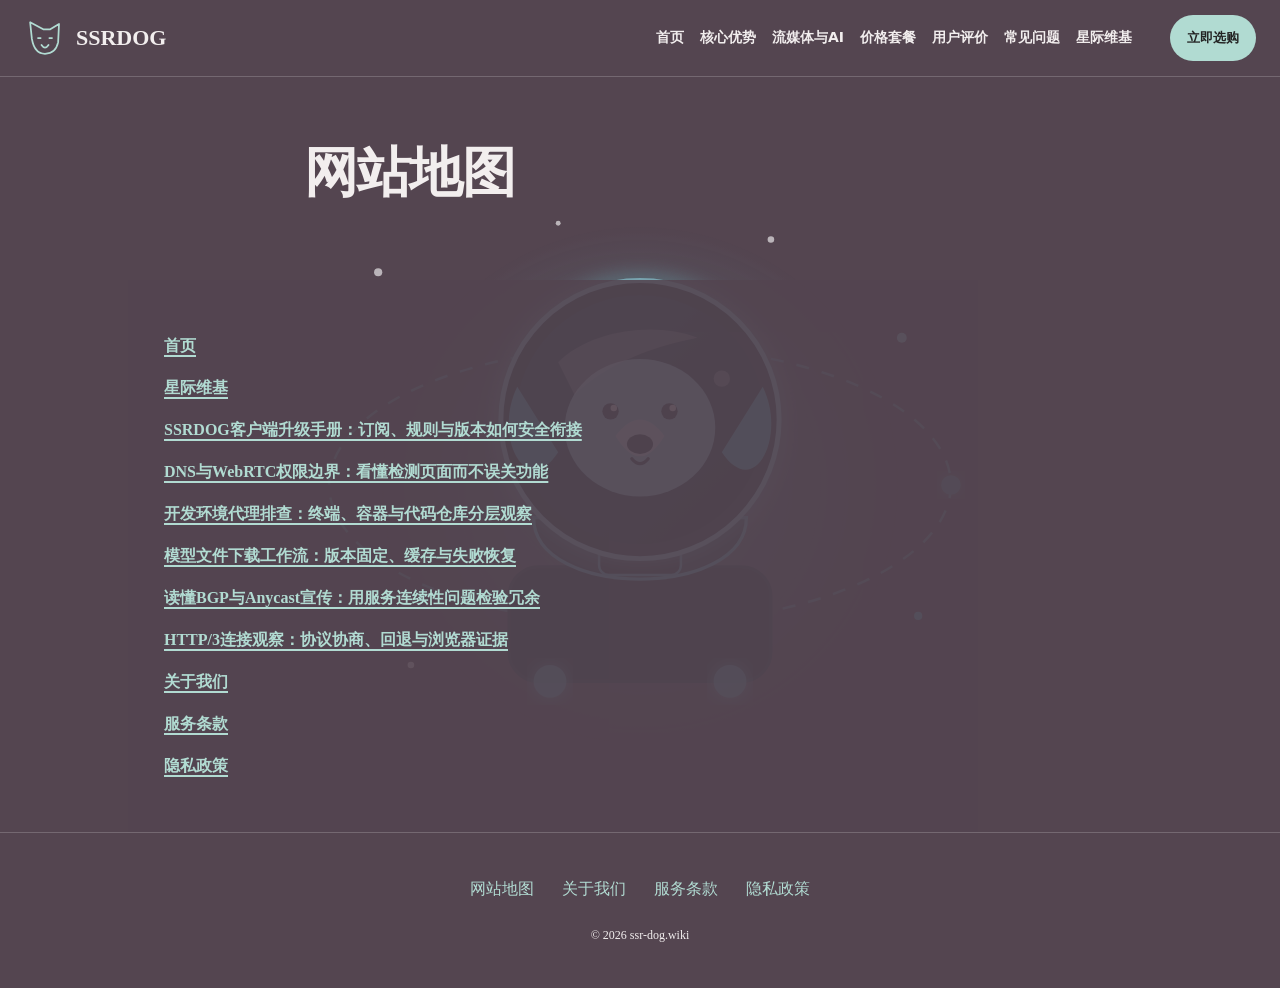
<file: sitemap.html>
<!DOCTYPE html>
<html lang="zh-CN"><head><meta charset="UTF-8"><meta name="viewport" content="width=device-width,initial-scale=1"><title>网站地图｜SSRDOG·星际维基</title><meta name="description" content="星际维基及SSRDOG资料站的首页、六篇专题文章与辅助说明入口。"><meta name="keywords" content="SSRDOG,网站地图,星际维基,网络使用指南"><link rel="canonical" href="https://ssr-dog.wiki/sitemap.html"><meta property="og:type" content="website"><meta property="og:title" content="网站地图｜SSRDOG·星际维基"><meta property="og:description" content="星际维基及SSRDOG资料站的首页、六篇专题文章与辅助说明入口。"><meta property="og:url" content="https://ssr-dog.wiki/sitemap.html"><meta property="og:image" content="https://ssr-dog.wiki/share.png"><meta property="og:locale" content="zh_CN"><link rel="icon" href="favicon.svg" type="image/svg+xml"><link rel="stylesheet" href="style.css"><script defer src="menu.js"></script><script type="application/ld+json">{"@context": "https://schema.org", "@type": "WebPage", "name": "网站地图｜SSRDOG·星际维基", "url": "https://ssr-dog.wiki/sitemap.html", "description": "星际维基及SSRDOG资料站的首页、六篇专题文章与辅助说明入口。", "inLanguage": "zh-CN"}</script></head><body class="site-16 hero-D review-1 faq-2 nav-2"><div class="site-art" aria-hidden="true"><svg viewBox="0 0 520 440" width="100%" height="100%" xmlns="http://www.w3.org/2000/svg" style="max-height: 400px;">
  <defs>
    <linearGradient id="spaceGrad" x1="0" y1="0" x2="1" y2="1">
      <stop offset="0%" stop-color="#10525b"/>
      <stop offset="100%" stop-color="#0c2123"/>
    </linearGradient>
    <radialGradient id="nebulaGlow" cx="50%" cy="50%" r="50%">
      <stop offset="0%" stop-color="#66d7e6" stop-opacity="0.4"/>
      <stop offset="100%" stop-color="#66d7e6" stop-opacity="0"/>
    </radialGradient>
    <filter id="starGlow" x="-20%" y="-20%" width="140%" height="140%">
      <feGaussianBlur stdDeviation="6" result="blur" />
      <feComposite in="SourceGraphic" in2="blur" operator="over" />
    </filter>
  </defs>
  <style>
    @keyframes astroFloat {
      0%, 100% { transform: translateY(0px) rotate(-1deg); }
      50% { transform: translateY(-16px) rotate(2deg); }
    }
    @keyframes starTwinkle {
      0%, 100% { opacity: 0.3; transform: scale(0.8); }
      50% { opacity: 1; transform: scale(1.2); }
    }
    @keyframes orbitSpin {
      from { transform: rotate(0deg); }
      to { transform: rotate(360deg); }
    }
    .astro-hound { animation: astroFloat 5s ease-in-out infinite; transform-origin: center; }
    .star-1 { animation: starTwinkle 3s ease-in-out infinite; transform-origin: 100px 90px; }
    .star-2 { animation: starTwinkle 2.5s ease-in-out infinite 1s; transform-origin: 420px 130px; }
    .star-3 { animation: starTwinkle 3.2s ease-in-out infinite 0.5s; transform-origin: 120px 330px; }
    .orbit-ring { transform-origin: 260px 220px; animation: orbitSpin 20s linear infinite; }
  </style>

  <!-- Nebula Background -->
  <circle cx="260" cy="220" r="160" fill="url(#nebulaGlow)" />

  <!-- Stars -->
  <g fill="#fff">
    <circle cx="100" cy="90" r="2.5" class="star-1" />
    <circle cx="420" cy="130" r="3" class="star-2" fill="#91e4ef" />
    <circle cx="120" cy="330" r="2" class="star-3" />
    <circle cx="430" cy="300" r="2.5" class="star-1" fill="#58cddc" />
    <circle cx="210" cy="60" r="1.5" />
    <circle cx="340" cy="70" r="2" />
  </g>

  <!-- Celestial Orbit Track -->
  <g class="orbit-ring" opacity="0.6">
    <ellipse cx="260" cy="220" rx="190" ry="85" fill="none" stroke="#66d7e6" stroke-width="1.5" stroke-dasharray="8,8" />
    <circle cx="450" cy="220" r="6" fill="#58cddc" filter="url(#starGlow)" />
  </g>

  <!-- Astro Hound in Helmet -->
  <g class="astro-hound">
    <!-- Space Backpack Thrusters -->
    <rect x="180" y="270" width="160" height="70" rx="18" fill="#183236" stroke="#1e4247" stroke-width="2" />
    <circle cx="205" cy="340" r="10" fill="#66d7e6" opacity="0.8" filter="url(#starGlow)" />
    <circle cx="315" cy="340" r="10" fill="#66d7e6" opacity="0.8" filter="url(#starGlow)" />

    <!-- Dog Space Suit Body -->
    <path d="M195 240 C195 290 325 290 325 240 Z" fill="#22464b" stroke="#66d7e6" stroke-width="2" />
    <rect x="235" y="255" width="50" height="20" rx="6" fill="#102629" stroke="#58cddc" stroke-width="1.5" />

    <!-- Helmet Glass Dome Outer Ring -->
    <circle cx="260" cy="180" r="85" fill="#153033" stroke="#91e4ef" stroke-width="3" filter="url(#starGlow)" />
    <circle cx="260" cy="180" r="76" fill="url(#spaceGrad)" opacity="0.9" />

    <!-- Dog Inside Helmet -->
    <!-- Floppy Hound Ears -->
    <path d="M185 160 C170 190 190 230 210 200 Z" fill="#4ccbdb" />
    <path d="M335 160 C350 190 330 230 310 200 Z" fill="#4ccbdb" />

    <!-- Hound Face -->
    <ellipse cx="260" cy="185" rx="46" ry="42" fill="#91e4ef" />
    <path d="M245 190 Q260 170 275 190 Q260 215 245 190 Z" fill="#daf7fa" />

    <!-- Eyes (Cute Astro Gaze) -->
    <circle cx="242" cy="175" r="5" fill="#102629" />
    <circle cx="244" cy="173" r="2" fill="#fff" />
    <circle cx="278" cy="175" r="5" fill="#102629" />
    <circle cx="280" cy="173" r="2" fill="#fff" />

    <!-- Snout & Nose -->
    <ellipse cx="260" cy="195" rx="8" ry="6" fill="#102629" />
    <path d="M255 204 Q260 210 265 204" fill="none" stroke="#102629" stroke-width="2" stroke-linecap="round" />

    <!-- Helmet Glass Reflection Glare -->
    <path d="M210 145 C230 125 270 120 295 130 C270 135 240 145 220 165 Z" fill="#fff" opacity="0.35" />
    <circle cx="310" cy="155" r="5" fill="#fff" opacity="0.4" />
  </g>
</svg></div><header class="site-header"><div class="nav-wrap"><a class="brand" href="index.html"><svg class="brand-mark" viewBox="0 0 48 48" aria-hidden="true"><path d="M9 25L7 6L22 14H30L40 8L39 29Q36 42 24 42Q12 42 9 25Z M16 24H19 M29 24H32 M20 32Q24 38 28 32" fill="none" stroke="currentColor" stroke-width="2" stroke-linecap="round" stroke-linejoin="round"/></svg><span>SSRDOG</span></a><nav id="site-menu" aria-label="主导航"><a href="index.html">首页</a><a href="index.html#features">核心优势</a><a href="index.html#streaming">流媒体与AI</a><a href="index.html#pricing">价格套餐</a><a href="index.html#testimonials">用户评价</a><a href="index.html#faq">常见问题</a><a href="hound-wiki-digest.html">星际维基</a></nav><div class="nav-actions"><a class="button compact" href="https://ww012.twilightaff.com/#/?code=A56DH1Af" target="_blank" rel="sponsored nofollow noopener">立即选购</a><button type="button" class="menu-toggle" aria-label="切换主导航菜单" aria-controls="site-menu" aria-expanded="false"><span></span><span></span></button></div></div></header><main class="site-main"><header class="page-heading"><h1>网站地图</h1></header><div class="prose"><ul class="map-links"><li><a href="index.html">首页</a></li><li><a href="hound-wiki-digest.html">星际维基</a></li><li><a href="ssrdog-singbox-clash-config-automation.html">SSRDOG客户端升级手册：订阅、规则与版本如何安全衔接</a></li><li><a href="ssrdog-dns-leak-webrtc-hardening-guide.html">DNS与WebRTC权限边界：看懂检测页面而不误关功能</a></li><li><a href="ssrdog-docker-github-developer-productivity.html">开发环境代理排查：终端、容器与代码仓库分层观察</a></li><li><a href="ssrdog-huggingface-model-download-acceleration.html">模型文件下载工作流：版本固定、缓存与失败恢复</a></li><li><a href="ssrdog-bgp-anycast-routing-redundancy.html">读懂BGP与Anycast宣传：用服务连续性问题检验冗余</a></li><li><a href="ssrdog-quic-http3-multipath-protocol.html">HTTP/3连接观察：协议协商、回退与浏览器证据</a></li><li><a href="about.html">关于我们</a></li><li><a href="terms.html">服务条款</a></li><li><a href="privacy.html">隐私政策</a></li></ul></div></main><footer class="site-footer"><nav aria-label="页脚导航"><a href="sitemap.html">网站地图</a><a href="about.html">关于我们</a><a href="terms.html">服务条款</a><a href="privacy.html">隐私政策</a></nav><p>© 2026 ssr-dog.wiki</p></footer></body></html>
</file>
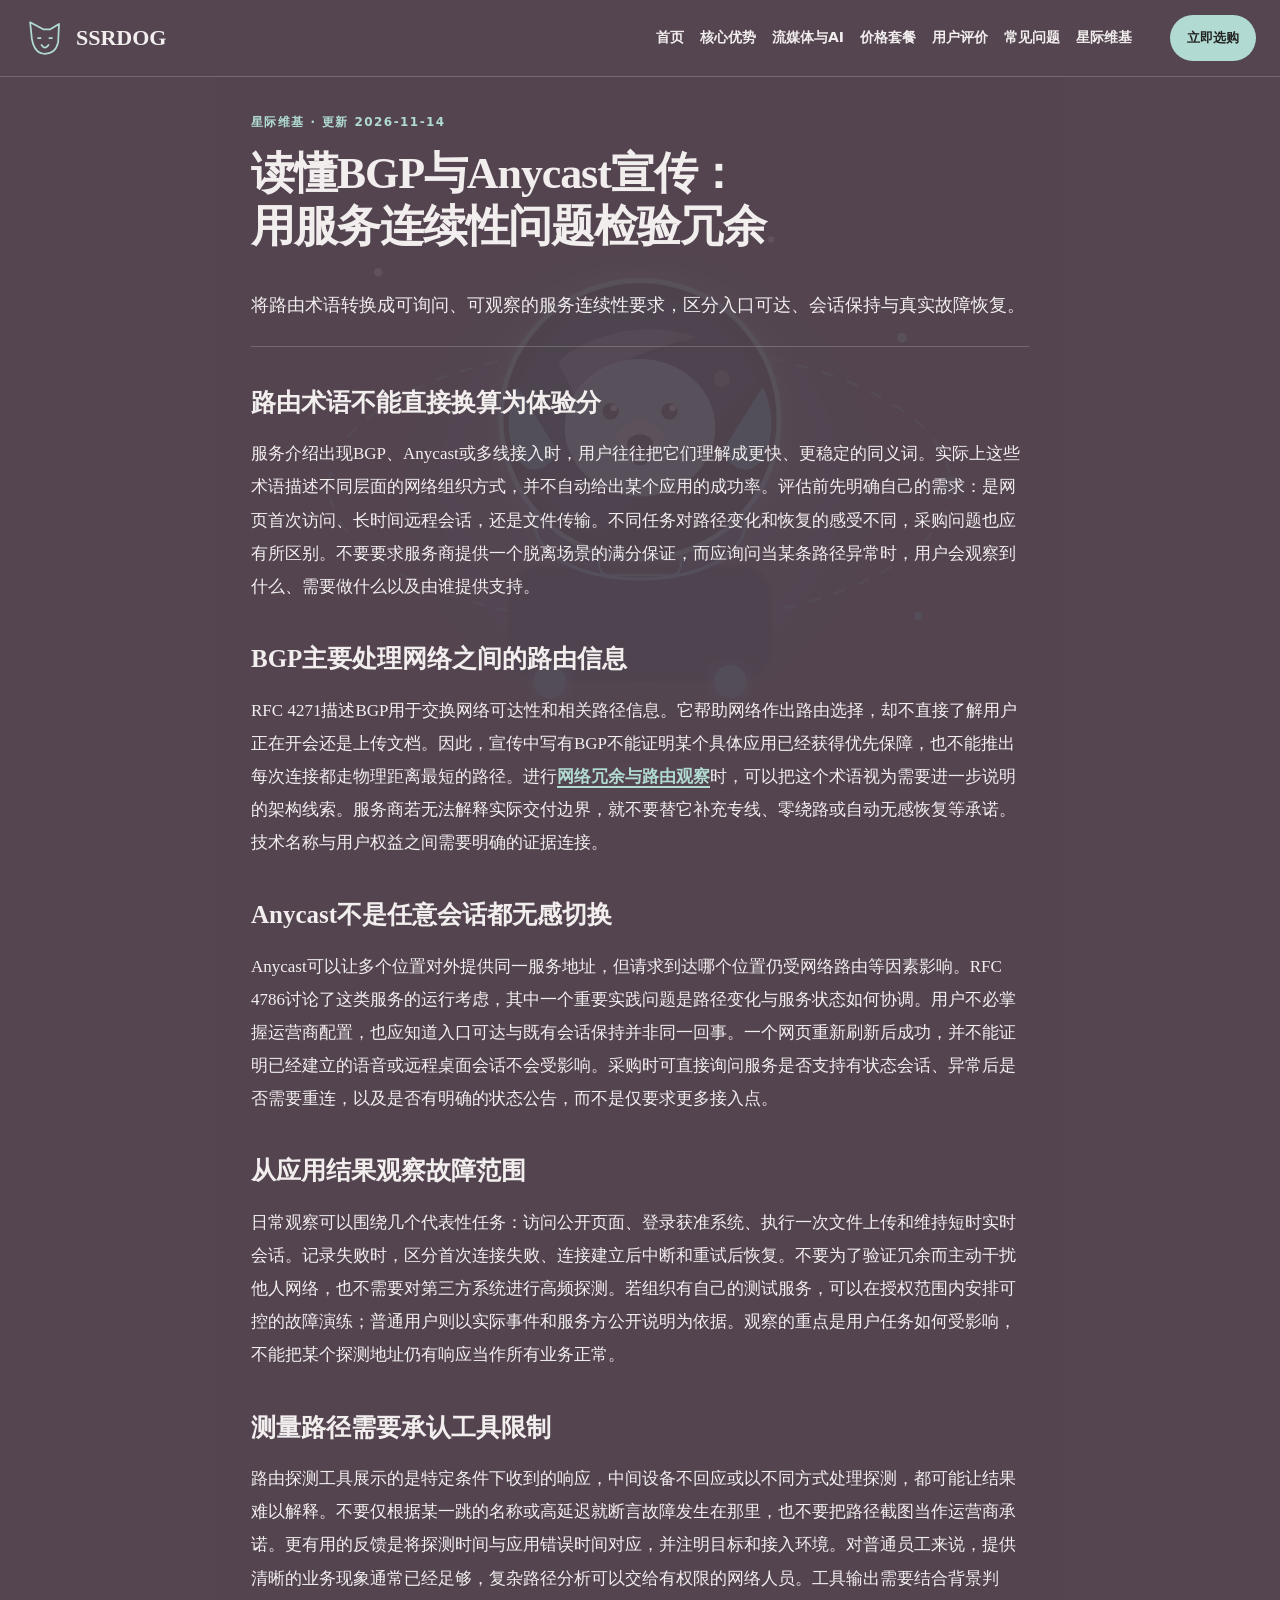
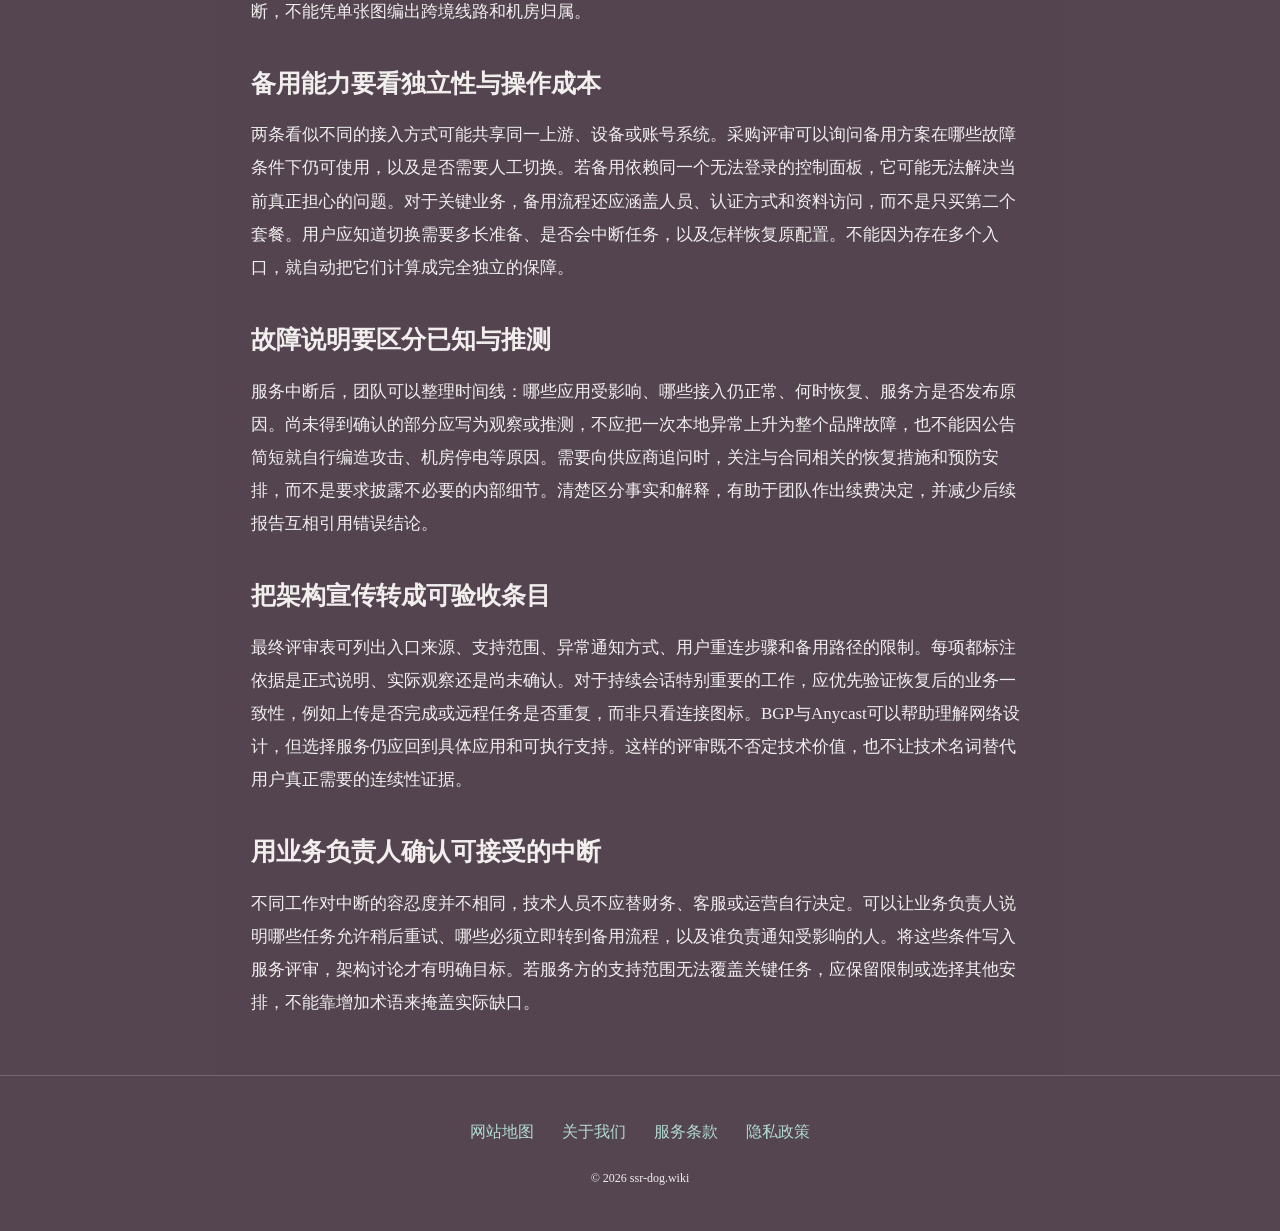
<file: ssrdog-bgp-anycast-routing-redundancy.html>
<!DOCTYPE html>
<html lang="zh-CN"><head><meta charset="UTF-8"><meta name="viewport" content="width=device-width,initial-scale=1"><title>读懂BGP与Anycast宣传：用服务连续性问题检验冗余｜SSRDOG</title><meta name="description" content="将路由术语转换成可询问、可观察的服务连续性要求，区分入口可达、会话保持与真实故障恢复。"><meta name="keywords" content="SSRDOG,读懂BGP与Anycast宣传：用服务连续性问题检验冗余,路由术语不能直接换算为体验分,网络使用指南"><link rel="canonical" href="https://ssr-dog.wiki/ssrdog-bgp-anycast-routing-redundancy.html"><meta property="og:type" content="article"><meta property="og:title" content="读懂BGP与Anycast宣传：用服务连续性问题检验冗余｜SSRDOG"><meta property="og:description" content="将路由术语转换成可询问、可观察的服务连续性要求，区分入口可达、会话保持与真实故障恢复。"><meta property="og:url" content="https://ssr-dog.wiki/ssrdog-bgp-anycast-routing-redundancy.html"><meta property="og:image" content="https://ssr-dog.wiki/share.png"><meta property="og:locale" content="zh_CN"><link rel="icon" href="favicon.svg" type="image/svg+xml"><link rel="stylesheet" href="style.css"><script defer src="menu.js"></script><script type="application/ld+json">{"@context": "https://schema.org", "@type": "Article", "name": "读懂BGP与Anycast宣传：用服务连续性问题检验冗余｜SSRDOG", "url": "https://ssr-dog.wiki/ssrdog-bgp-anycast-routing-redundancy.html", "description": "将路由术语转换成可询问、可观察的服务连续性要求，区分入口可达、会话保持与真实故障恢复。", "inLanguage": "zh-CN", "headline": "读懂BGP与Anycast宣传：用服务连续性问题检验冗余｜SSRDOG", "dateModified": "2026-11-14", "image": "https://ssr-dog.wiki/share.png"}</script></head><body class="site-16 hero-D review-1 faq-2 nav-2"><div class="site-art" aria-hidden="true"><svg viewBox="0 0 520 440" width="100%" height="100%" xmlns="http://www.w3.org/2000/svg" style="max-height: 400px;">
  <defs>
    <linearGradient id="spaceGrad" x1="0" y1="0" x2="1" y2="1">
      <stop offset="0%" stop-color="#10525b"/>
      <stop offset="100%" stop-color="#0c2123"/>
    </linearGradient>
    <radialGradient id="nebulaGlow" cx="50%" cy="50%" r="50%">
      <stop offset="0%" stop-color="#66d7e6" stop-opacity="0.4"/>
      <stop offset="100%" stop-color="#66d7e6" stop-opacity="0"/>
    </radialGradient>
    <filter id="starGlow" x="-20%" y="-20%" width="140%" height="140%">
      <feGaussianBlur stdDeviation="6" result="blur" />
      <feComposite in="SourceGraphic" in2="blur" operator="over" />
    </filter>
  </defs>
  <style>
    @keyframes astroFloat {
      0%, 100% { transform: translateY(0px) rotate(-1deg); }
      50% { transform: translateY(-16px) rotate(2deg); }
    }
    @keyframes starTwinkle {
      0%, 100% { opacity: 0.3; transform: scale(0.8); }
      50% { opacity: 1; transform: scale(1.2); }
    }
    @keyframes orbitSpin {
      from { transform: rotate(0deg); }
      to { transform: rotate(360deg); }
    }
    .astro-hound { animation: astroFloat 5s ease-in-out infinite; transform-origin: center; }
    .star-1 { animation: starTwinkle 3s ease-in-out infinite; transform-origin: 100px 90px; }
    .star-2 { animation: starTwinkle 2.5s ease-in-out infinite 1s; transform-origin: 420px 130px; }
    .star-3 { animation: starTwinkle 3.2s ease-in-out infinite 0.5s; transform-origin: 120px 330px; }
    .orbit-ring { transform-origin: 260px 220px; animation: orbitSpin 20s linear infinite; }
  </style>

  <!-- Nebula Background -->
  <circle cx="260" cy="220" r="160" fill="url(#nebulaGlow)" />

  <!-- Stars -->
  <g fill="#fff">
    <circle cx="100" cy="90" r="2.5" class="star-1" />
    <circle cx="420" cy="130" r="3" class="star-2" fill="#91e4ef" />
    <circle cx="120" cy="330" r="2" class="star-3" />
    <circle cx="430" cy="300" r="2.5" class="star-1" fill="#58cddc" />
    <circle cx="210" cy="60" r="1.5" />
    <circle cx="340" cy="70" r="2" />
  </g>

  <!-- Celestial Orbit Track -->
  <g class="orbit-ring" opacity="0.6">
    <ellipse cx="260" cy="220" rx="190" ry="85" fill="none" stroke="#66d7e6" stroke-width="1.5" stroke-dasharray="8,8" />
    <circle cx="450" cy="220" r="6" fill="#58cddc" filter="url(#starGlow)" />
  </g>

  <!-- Astro Hound in Helmet -->
  <g class="astro-hound">
    <!-- Space Backpack Thrusters -->
    <rect x="180" y="270" width="160" height="70" rx="18" fill="#183236" stroke="#1e4247" stroke-width="2" />
    <circle cx="205" cy="340" r="10" fill="#66d7e6" opacity="0.8" filter="url(#starGlow)" />
    <circle cx="315" cy="340" r="10" fill="#66d7e6" opacity="0.8" filter="url(#starGlow)" />

    <!-- Dog Space Suit Body -->
    <path d="M195 240 C195 290 325 290 325 240 Z" fill="#22464b" stroke="#66d7e6" stroke-width="2" />
    <rect x="235" y="255" width="50" height="20" rx="6" fill="#102629" stroke="#58cddc" stroke-width="1.5" />

    <!-- Helmet Glass Dome Outer Ring -->
    <circle cx="260" cy="180" r="85" fill="#153033" stroke="#91e4ef" stroke-width="3" filter="url(#starGlow)" />
    <circle cx="260" cy="180" r="76" fill="url(#spaceGrad)" opacity="0.9" />

    <!-- Dog Inside Helmet -->
    <!-- Floppy Hound Ears -->
    <path d="M185 160 C170 190 190 230 210 200 Z" fill="#4ccbdb" />
    <path d="M335 160 C350 190 330 230 310 200 Z" fill="#4ccbdb" />

    <!-- Hound Face -->
    <ellipse cx="260" cy="185" rx="46" ry="42" fill="#91e4ef" />
    <path d="M245 190 Q260 170 275 190 Q260 215 245 190 Z" fill="#daf7fa" />

    <!-- Eyes (Cute Astro Gaze) -->
    <circle cx="242" cy="175" r="5" fill="#102629" />
    <circle cx="244" cy="173" r="2" fill="#fff" />
    <circle cx="278" cy="175" r="5" fill="#102629" />
    <circle cx="280" cy="173" r="2" fill="#fff" />

    <!-- Snout & Nose -->
    <ellipse cx="260" cy="195" rx="8" ry="6" fill="#102629" />
    <path d="M255 204 Q260 210 265 204" fill="none" stroke="#102629" stroke-width="2" stroke-linecap="round" />

    <!-- Helmet Glass Reflection Glare -->
    <path d="M210 145 C230 125 270 120 295 130 C270 135 240 145 220 165 Z" fill="#fff" opacity="0.35" />
    <circle cx="310" cy="155" r="5" fill="#fff" opacity="0.4" />
  </g>
</svg></div><header class="site-header"><div class="nav-wrap"><a class="brand" href="index.html"><svg class="brand-mark" viewBox="0 0 48 48" aria-hidden="true"><path d="M9 25L7 6L22 14H30L40 8L39 29Q36 42 24 42Q12 42 9 25Z M16 24H19 M29 24H32 M20 32Q24 38 28 32" fill="none" stroke="currentColor" stroke-width="2" stroke-linecap="round" stroke-linejoin="round"/></svg><span>SSRDOG</span></a><nav id="site-menu" aria-label="主导航"><a href="index.html">首页</a><a href="index.html#features">核心优势</a><a href="index.html#streaming">流媒体与AI</a><a href="index.html#pricing">价格套餐</a><a href="index.html#testimonials">用户评价</a><a href="index.html#faq">常见问题</a><a href="hound-wiki-digest.html">星际维基</a></nav><div class="nav-actions"><a class="button compact" href="https://ww012.twilightaff.com/#/?code=A56DH1Af" target="_blank" rel="sponsored nofollow noopener">立即选购</a><button type="button" class="menu-toggle" aria-label="切换主导航菜单" aria-controls="site-menu" aria-expanded="false"><span></span><span></span></button></div></div></header><main class="site-main"><article class="article-page"><header><span class="eyebrow">星际维基 · 更新 2026-11-14</span><h1>读懂BGP与Anycast宣传：用服务连续性问题检验冗余</h1><p class="lead">将路由术语转换成可询问、可观察的服务连续性要求，区分入口可达、会话保持与真实故障恢复。</p></header><div class="article-body"><h2>路由术语不能直接换算为体验分</h2><p>服务介绍出现BGP、Anycast或多线接入时，用户往往把它们理解成更快、更稳定的同义词。实际上这些术语描述不同层面的网络组织方式，并不自动给出某个应用的成功率。评估前先明确自己的需求：是网页首次访问、长时间远程会话，还是文件传输。不同任务对路径变化和恢复的感受不同，采购问题也应有所区别。不要要求服务商提供一个脱离场景的满分保证，而应询问当某条路径异常时，用户会观察到什么、需要做什么以及由谁提供支持。</p><h2>BGP主要处理网络之间的路由信息</h2><p>RFC 4271描述BGP用于交换网络可达性和相关路径信息。它帮助网络作出路由选择，却不直接了解用户正在开会还是上传文档。因此，宣传中写有BGP不能证明某个具体应用已经获得优先保障，也不能推出每次连接都走物理距离最短的路径。进行<a href="https://dajichang.mom/" target="_blank" rel="noopener">网络冗余与路由观察</a>时，可以把这个术语视为需要进一步说明的架构线索。服务商若无法解释实际交付边界，就不要替它补充专线、零绕路或自动无感恢复等承诺。技术名称与用户权益之间需要明确的证据连接。</p><h2>Anycast不是任意会话都无感切换</h2><p>Anycast可以让多个位置对外提供同一服务地址，但请求到达哪个位置仍受网络路由等因素影响。RFC 4786讨论了这类服务的运行考虑，其中一个重要实践问题是路径变化与服务状态如何协调。用户不必掌握运营商配置，也应知道入口可达与既有会话保持并非同一回事。一个网页重新刷新后成功，并不能证明已经建立的语音或远程桌面会话不会受影响。采购时可直接询问服务是否支持有状态会话、异常后是否需要重连，以及是否有明确的状态公告，而不是仅要求更多接入点。</p><h2>从应用结果观察故障范围</h2><p>日常观察可以围绕几个代表性任务：访问公开页面、登录获准系统、执行一次文件上传和维持短时实时会话。记录失败时，区分首次连接失败、连接建立后中断和重试后恢复。不要为了验证冗余而主动干扰他人网络，也不需要对第三方系统进行高频探测。若组织有自己的测试服务，可以在授权范围内安排可控的故障演练；普通用户则以实际事件和服务方公开说明为依据。观察的重点是用户任务如何受影响，不能把某个探测地址仍有响应当作所有业务正常。</p><h2>测量路径需要承认工具限制</h2><p>路由探测工具展示的是特定条件下收到的响应，中间设备不回应或以不同方式处理探测，都可能让结果难以解释。不要仅根据某一跳的名称或高延迟就断言故障发生在那里，也不要把路径截图当作运营商承诺。更有用的反馈是将探测时间与应用错误时间对应，并注明目标和接入环境。对普通员工来说，提供清晰的业务现象通常已经足够，复杂路径分析可以交给有权限的网络人员。工具输出需要结合背景判断，不能凭单张图编出跨境线路和机房归属。</p><h2>备用能力要看独立性与操作成本</h2><p>两条看似不同的接入方式可能共享同一上游、设备或账号系统。采购评审可以询问备用方案在哪些故障条件下仍可使用，以及是否需要人工切换。若备用依赖同一个无法登录的控制面板，它可能无法解决当前真正担心的问题。对于关键业务，备用流程还应涵盖人员、认证方式和资料访问，而不是只买第二个套餐。用户应知道切换需要多长准备、是否会中断任务，以及怎样恢复原配置。不能因为存在多个入口，就自动把它们计算成完全独立的保障。</p><h2>故障说明要区分已知与推测</h2><p>服务中断后，团队可以整理时间线：哪些应用受影响、哪些接入仍正常、何时恢复、服务方是否发布原因。尚未得到确认的部分应写为观察或推测，不应把一次本地异常上升为整个品牌故障，也不能因公告简短就自行编造攻击、机房停电等原因。需要向供应商追问时，关注与合同相关的恢复措施和预防安排，而不是要求披露不必要的内部细节。清楚区分事实和解释，有助于团队作出续费决定，并减少后续报告互相引用错误结论。</p><h2>把架构宣传转成可验收条目</h2><p>最终评审表可列出入口来源、支持范围、异常通知方式、用户重连步骤和备用路径的限制。每项都标注依据是正式说明、实际观察还是尚未确认。对于持续会话特别重要的工作，应优先验证恢复后的业务一致性，例如上传是否完成或远程任务是否重复，而非只看连接图标。BGP与Anycast可以帮助理解网络设计，但选择服务仍应回到具体应用和可执行支持。这样的评审既不否定技术价值，也不让技术名词替代用户真正需要的连续性证据。</p><h2>用业务负责人确认可接受的中断</h2><p>不同工作对中断的容忍度并不相同，技术人员不应替财务、客服或运营自行决定。可以让业务负责人说明哪些任务允许稍后重试、哪些必须立即转到备用流程，以及谁负责通知受影响的人。将这些条件写入服务评审，架构讨论才有明确目标。若服务方的支持范围无法覆盖关键任务，应保留限制或选择其他安排，不能靠增加术语来掩盖实际缺口。</p></div></article></main><footer class="site-footer"><nav aria-label="页脚导航"><a href="sitemap.html">网站地图</a><a href="about.html">关于我们</a><a href="terms.html">服务条款</a><a href="privacy.html">隐私政策</a></nav><p>© 2026 ssr-dog.wiki</p></footer></body></html>
</file>
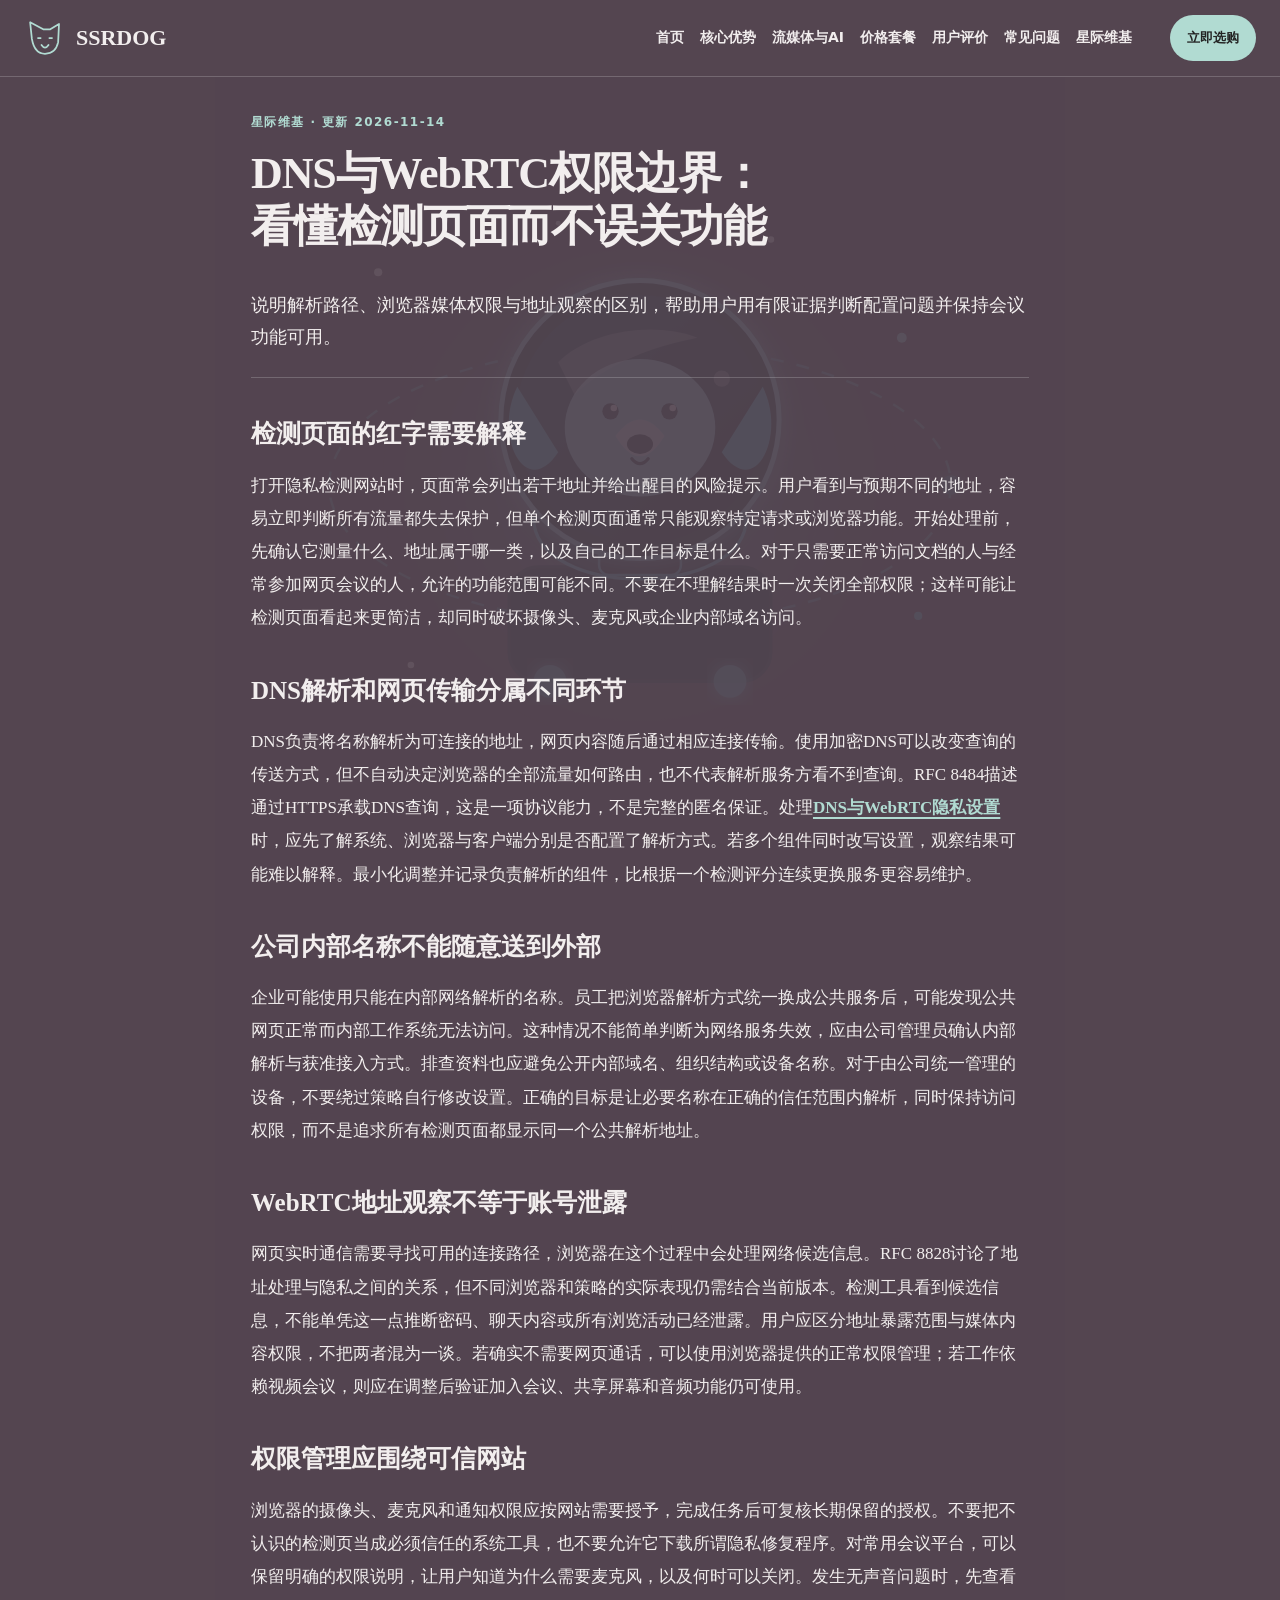
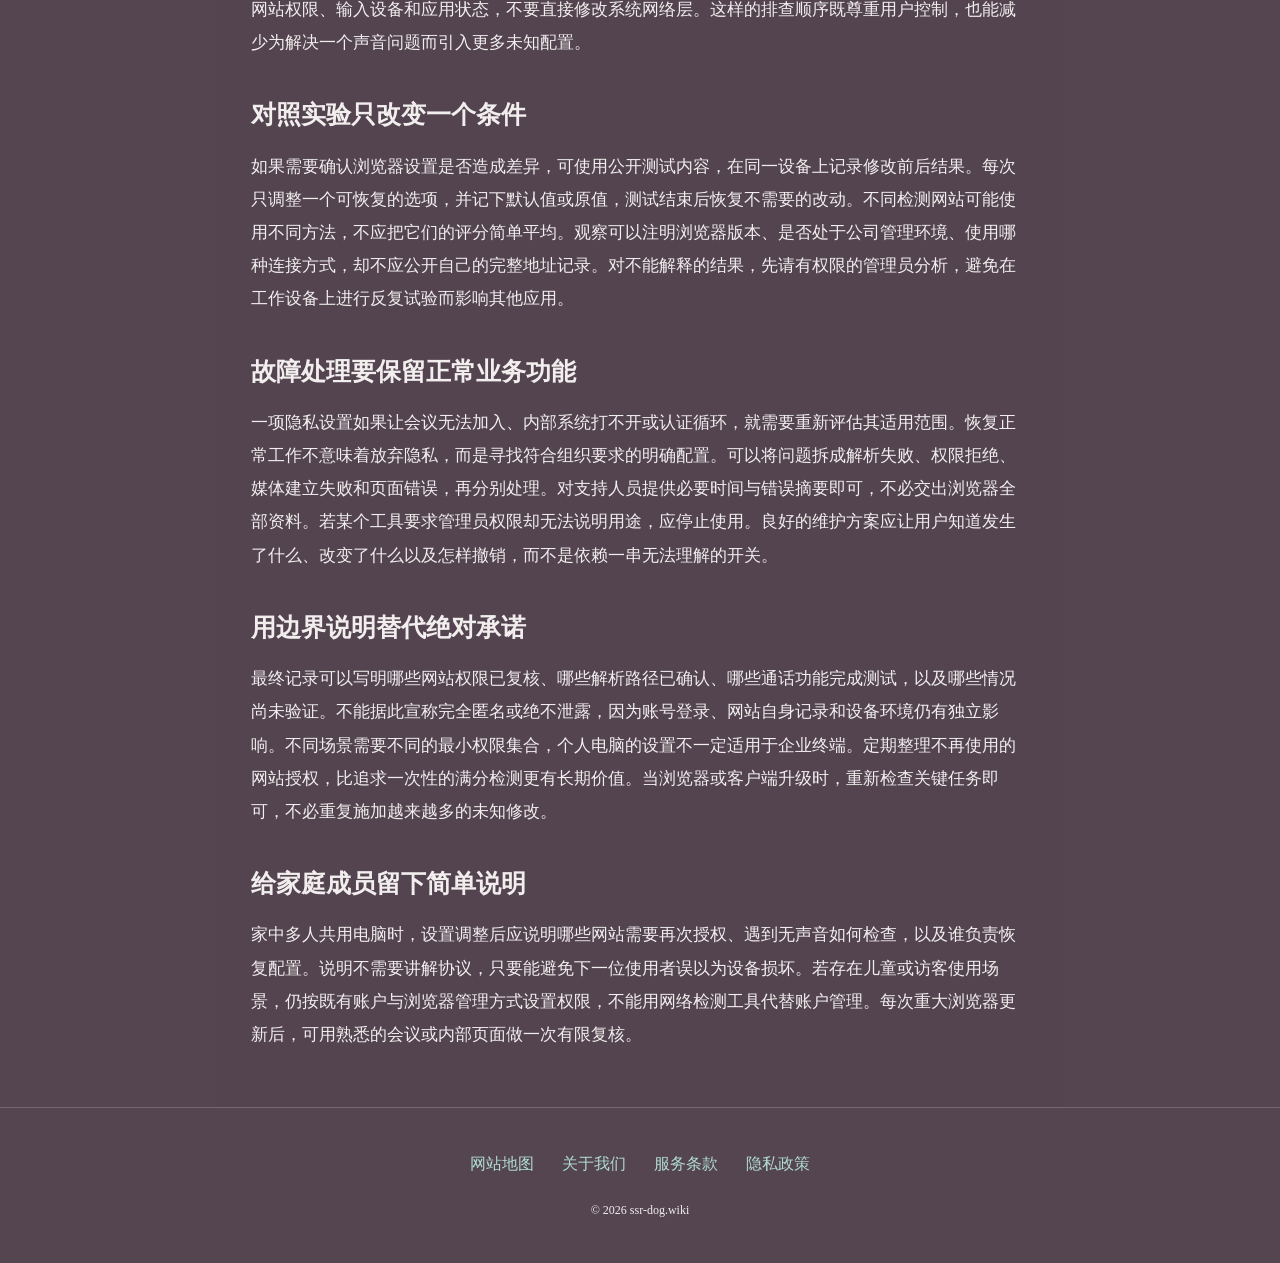
<file: ssrdog-dns-leak-webrtc-hardening-guide.html>
<!DOCTYPE html>
<html lang="zh-CN"><head><meta charset="UTF-8"><meta name="viewport" content="width=device-width,initial-scale=1"><title>DNS与WebRTC权限边界：看懂检测页面而不误关功能｜SSRDOG</title><meta name="description" content="说明解析路径、浏览器媒体权限与地址观察的区别，帮助用户用有限证据判断配置问题并保持会议功能可用。"><meta name="keywords" content="SSRDOG,DNS与WebRTC权限边界：看懂检测页面而不误关功能,检测页面的红字需要解释,网络使用指南"><link rel="canonical" href="https://ssr-dog.wiki/ssrdog-dns-leak-webrtc-hardening-guide.html"><meta property="og:type" content="article"><meta property="og:title" content="DNS与WebRTC权限边界：看懂检测页面而不误关功能｜SSRDOG"><meta property="og:description" content="说明解析路径、浏览器媒体权限与地址观察的区别，帮助用户用有限证据判断配置问题并保持会议功能可用。"><meta property="og:url" content="https://ssr-dog.wiki/ssrdog-dns-leak-webrtc-hardening-guide.html"><meta property="og:image" content="https://ssr-dog.wiki/share.png"><meta property="og:locale" content="zh_CN"><link rel="icon" href="favicon.svg" type="image/svg+xml"><link rel="stylesheet" href="style.css"><script defer src="menu.js"></script><script type="application/ld+json">{"@context": "https://schema.org", "@type": "Article", "name": "DNS与WebRTC权限边界：看懂检测页面而不误关功能｜SSRDOG", "url": "https://ssr-dog.wiki/ssrdog-dns-leak-webrtc-hardening-guide.html", "description": "说明解析路径、浏览器媒体权限与地址观察的区别，帮助用户用有限证据判断配置问题并保持会议功能可用。", "inLanguage": "zh-CN", "headline": "DNS与WebRTC权限边界：看懂检测页面而不误关功能｜SSRDOG", "dateModified": "2026-11-14", "image": "https://ssr-dog.wiki/share.png"}</script></head><body class="site-16 hero-D review-1 faq-2 nav-2"><div class="site-art" aria-hidden="true"><svg viewBox="0 0 520 440" width="100%" height="100%" xmlns="http://www.w3.org/2000/svg" style="max-height: 400px;">
  <defs>
    <linearGradient id="spaceGrad" x1="0" y1="0" x2="1" y2="1">
      <stop offset="0%" stop-color="#10525b"/>
      <stop offset="100%" stop-color="#0c2123"/>
    </linearGradient>
    <radialGradient id="nebulaGlow" cx="50%" cy="50%" r="50%">
      <stop offset="0%" stop-color="#66d7e6" stop-opacity="0.4"/>
      <stop offset="100%" stop-color="#66d7e6" stop-opacity="0"/>
    </radialGradient>
    <filter id="starGlow" x="-20%" y="-20%" width="140%" height="140%">
      <feGaussianBlur stdDeviation="6" result="blur" />
      <feComposite in="SourceGraphic" in2="blur" operator="over" />
    </filter>
  </defs>
  <style>
    @keyframes astroFloat {
      0%, 100% { transform: translateY(0px) rotate(-1deg); }
      50% { transform: translateY(-16px) rotate(2deg); }
    }
    @keyframes starTwinkle {
      0%, 100% { opacity: 0.3; transform: scale(0.8); }
      50% { opacity: 1; transform: scale(1.2); }
    }
    @keyframes orbitSpin {
      from { transform: rotate(0deg); }
      to { transform: rotate(360deg); }
    }
    .astro-hound { animation: astroFloat 5s ease-in-out infinite; transform-origin: center; }
    .star-1 { animation: starTwinkle 3s ease-in-out infinite; transform-origin: 100px 90px; }
    .star-2 { animation: starTwinkle 2.5s ease-in-out infinite 1s; transform-origin: 420px 130px; }
    .star-3 { animation: starTwinkle 3.2s ease-in-out infinite 0.5s; transform-origin: 120px 330px; }
    .orbit-ring { transform-origin: 260px 220px; animation: orbitSpin 20s linear infinite; }
  </style>

  <!-- Nebula Background -->
  <circle cx="260" cy="220" r="160" fill="url(#nebulaGlow)" />

  <!-- Stars -->
  <g fill="#fff">
    <circle cx="100" cy="90" r="2.5" class="star-1" />
    <circle cx="420" cy="130" r="3" class="star-2" fill="#91e4ef" />
    <circle cx="120" cy="330" r="2" class="star-3" />
    <circle cx="430" cy="300" r="2.5" class="star-1" fill="#58cddc" />
    <circle cx="210" cy="60" r="1.5" />
    <circle cx="340" cy="70" r="2" />
  </g>

  <!-- Celestial Orbit Track -->
  <g class="orbit-ring" opacity="0.6">
    <ellipse cx="260" cy="220" rx="190" ry="85" fill="none" stroke="#66d7e6" stroke-width="1.5" stroke-dasharray="8,8" />
    <circle cx="450" cy="220" r="6" fill="#58cddc" filter="url(#starGlow)" />
  </g>

  <!-- Astro Hound in Helmet -->
  <g class="astro-hound">
    <!-- Space Backpack Thrusters -->
    <rect x="180" y="270" width="160" height="70" rx="18" fill="#183236" stroke="#1e4247" stroke-width="2" />
    <circle cx="205" cy="340" r="10" fill="#66d7e6" opacity="0.8" filter="url(#starGlow)" />
    <circle cx="315" cy="340" r="10" fill="#66d7e6" opacity="0.8" filter="url(#starGlow)" />

    <!-- Dog Space Suit Body -->
    <path d="M195 240 C195 290 325 290 325 240 Z" fill="#22464b" stroke="#66d7e6" stroke-width="2" />
    <rect x="235" y="255" width="50" height="20" rx="6" fill="#102629" stroke="#58cddc" stroke-width="1.5" />

    <!-- Helmet Glass Dome Outer Ring -->
    <circle cx="260" cy="180" r="85" fill="#153033" stroke="#91e4ef" stroke-width="3" filter="url(#starGlow)" />
    <circle cx="260" cy="180" r="76" fill="url(#spaceGrad)" opacity="0.9" />

    <!-- Dog Inside Helmet -->
    <!-- Floppy Hound Ears -->
    <path d="M185 160 C170 190 190 230 210 200 Z" fill="#4ccbdb" />
    <path d="M335 160 C350 190 330 230 310 200 Z" fill="#4ccbdb" />

    <!-- Hound Face -->
    <ellipse cx="260" cy="185" rx="46" ry="42" fill="#91e4ef" />
    <path d="M245 190 Q260 170 275 190 Q260 215 245 190 Z" fill="#daf7fa" />

    <!-- Eyes (Cute Astro Gaze) -->
    <circle cx="242" cy="175" r="5" fill="#102629" />
    <circle cx="244" cy="173" r="2" fill="#fff" />
    <circle cx="278" cy="175" r="5" fill="#102629" />
    <circle cx="280" cy="173" r="2" fill="#fff" />

    <!-- Snout & Nose -->
    <ellipse cx="260" cy="195" rx="8" ry="6" fill="#102629" />
    <path d="M255 204 Q260 210 265 204" fill="none" stroke="#102629" stroke-width="2" stroke-linecap="round" />

    <!-- Helmet Glass Reflection Glare -->
    <path d="M210 145 C230 125 270 120 295 130 C270 135 240 145 220 165 Z" fill="#fff" opacity="0.35" />
    <circle cx="310" cy="155" r="5" fill="#fff" opacity="0.4" />
  </g>
</svg></div><header class="site-header"><div class="nav-wrap"><a class="brand" href="index.html"><svg class="brand-mark" viewBox="0 0 48 48" aria-hidden="true"><path d="M9 25L7 6L22 14H30L40 8L39 29Q36 42 24 42Q12 42 9 25Z M16 24H19 M29 24H32 M20 32Q24 38 28 32" fill="none" stroke="currentColor" stroke-width="2" stroke-linecap="round" stroke-linejoin="round"/></svg><span>SSRDOG</span></a><nav id="site-menu" aria-label="主导航"><a href="index.html">首页</a><a href="index.html#features">核心优势</a><a href="index.html#streaming">流媒体与AI</a><a href="index.html#pricing">价格套餐</a><a href="index.html#testimonials">用户评价</a><a href="index.html#faq">常见问题</a><a href="hound-wiki-digest.html">星际维基</a></nav><div class="nav-actions"><a class="button compact" href="https://ww012.twilightaff.com/#/?code=A56DH1Af" target="_blank" rel="sponsored nofollow noopener">立即选购</a><button type="button" class="menu-toggle" aria-label="切换主导航菜单" aria-controls="site-menu" aria-expanded="false"><span></span><span></span></button></div></div></header><main class="site-main"><article class="article-page"><header><span class="eyebrow">星际维基 · 更新 2026-11-14</span><h1>DNS与WebRTC权限边界：看懂检测页面而不误关功能</h1><p class="lead">说明解析路径、浏览器媒体权限与地址观察的区别，帮助用户用有限证据判断配置问题并保持会议功能可用。</p></header><div class="article-body"><h2>检测页面的红字需要解释</h2><p>打开隐私检测网站时，页面常会列出若干地址并给出醒目的风险提示。用户看到与预期不同的地址，容易立即判断所有流量都失去保护，但单个检测页面通常只能观察特定请求或浏览器功能。开始处理前，先确认它测量什么、地址属于哪一类，以及自己的工作目标是什么。对于只需要正常访问文档的人与经常参加网页会议的人，允许的功能范围可能不同。不要在不理解结果时一次关闭全部权限；这样可能让检测页面看起来更简洁，却同时破坏摄像头、麦克风或企业内部域名访问。</p><h2>DNS解析和网页传输分属不同环节</h2><p>DNS负责将名称解析为可连接的地址，网页内容随后通过相应连接传输。使用加密DNS可以改变查询的传送方式，但不自动决定浏览器的全部流量如何路由，也不代表解析服务方看不到查询。RFC 8484描述通过HTTPS承载DNS查询，这是一项协议能力，不是完整的匿名保证。处理<a href="https://dajichang.mom/" target="_blank" rel="noopener">DNS与WebRTC隐私设置</a>时，应先了解系统、浏览器与客户端分别是否配置了解析方式。若多个组件同时改写设置，观察结果可能难以解释。最小化调整并记录负责解析的组件，比根据一个检测评分连续更换服务更容易维护。</p><h2>公司内部名称不能随意送到外部</h2><p>企业可能使用只能在内部网络解析的名称。员工把浏览器解析方式统一换成公共服务后，可能发现公共网页正常而内部工作系统无法访问。这种情况不能简单判断为网络服务失效，应由公司管理员确认内部解析与获准接入方式。排查资料也应避免公开内部域名、组织结构或设备名称。对于由公司统一管理的设备，不要绕过策略自行修改设置。正确的目标是让必要名称在正确的信任范围内解析，同时保持访问权限，而不是追求所有检测页面都显示同一个公共解析地址。</p><h2>WebRTC地址观察不等于账号泄露</h2><p>网页实时通信需要寻找可用的连接路径，浏览器在这个过程中会处理网络候选信息。RFC 8828讨论了地址处理与隐私之间的关系，但不同浏览器和策略的实际表现仍需结合当前版本。检测工具看到候选信息，不能单凭这一点推断密码、聊天内容或所有浏览活动已经泄露。用户应区分地址暴露范围与媒体内容权限，不把两者混为一谈。若确实不需要网页通话，可以使用浏览器提供的正常权限管理；若工作依赖视频会议，则应在调整后验证加入会议、共享屏幕和音频功能仍可使用。</p><h2>权限管理应围绕可信网站</h2><p>浏览器的摄像头、麦克风和通知权限应按网站需要授予，完成任务后可复核长期保留的授权。不要把不认识的检测页当成必须信任的系统工具，也不要允许它下载所谓隐私修复程序。对常用会议平台，可以保留明确的权限说明，让用户知道为什么需要麦克风，以及何时可以关闭。发生无声音问题时，先查看网站权限、输入设备和应用状态，不要直接修改系统网络层。这样的排查顺序既尊重用户控制，也能减少为解决一个声音问题而引入更多未知配置。</p><h2>对照实验只改变一个条件</h2><p>如果需要确认浏览器设置是否造成差异，可使用公开测试内容，在同一设备上记录修改前后结果。每次只调整一个可恢复的选项，并记下默认值或原值，测试结束后恢复不需要的改动。不同检测网站可能使用不同方法，不应把它们的评分简单平均。观察可以注明浏览器版本、是否处于公司管理环境、使用哪种连接方式，却不应公开自己的完整地址记录。对不能解释的结果，先请有权限的管理员分析，避免在工作设备上进行反复试验而影响其他应用。</p><h2>故障处理要保留正常业务功能</h2><p>一项隐私设置如果让会议无法加入、内部系统打不开或认证循环，就需要重新评估其适用范围。恢复正常工作不意味着放弃隐私，而是寻找符合组织要求的明确配置。可以将问题拆成解析失败、权限拒绝、媒体建立失败和页面错误，再分别处理。对支持人员提供必要时间与错误摘要即可，不必交出浏览器全部资料。若某个工具要求管理员权限却无法说明用途，应停止使用。良好的维护方案应让用户知道发生了什么、改变了什么以及怎样撤销，而不是依赖一串无法理解的开关。</p><h2>用边界说明替代绝对承诺</h2><p>最终记录可以写明哪些网站权限已复核、哪些解析路径已确认、哪些通话功能完成测试，以及哪些情况尚未验证。不能据此宣称完全匿名或绝不泄露，因为账号登录、网站自身记录和设备环境仍有独立影响。不同场景需要不同的最小权限集合，个人电脑的设置不一定适用于企业终端。定期整理不再使用的网站授权，比追求一次性的满分检测更有长期价值。当浏览器或客户端升级时，重新检查关键任务即可，不必重复施加越来越多的未知修改。</p><h2>给家庭成员留下简单说明</h2><p>家中多人共用电脑时，设置调整后应说明哪些网站需要再次授权、遇到无声音如何检查，以及谁负责恢复配置。说明不需要讲解协议，只要能避免下一位使用者误以为设备损坏。若存在儿童或访客使用场景，仍按既有账户与浏览器管理方式设置权限，不能用网络检测工具代替账户管理。每次重大浏览器更新后，可用熟悉的会议或内部页面做一次有限复核。</p></div></article></main><footer class="site-footer"><nav aria-label="页脚导航"><a href="sitemap.html">网站地图</a><a href="about.html">关于我们</a><a href="terms.html">服务条款</a><a href="privacy.html">隐私政策</a></nav><p>© 2026 ssr-dog.wiki</p></footer></body></html>
</file>
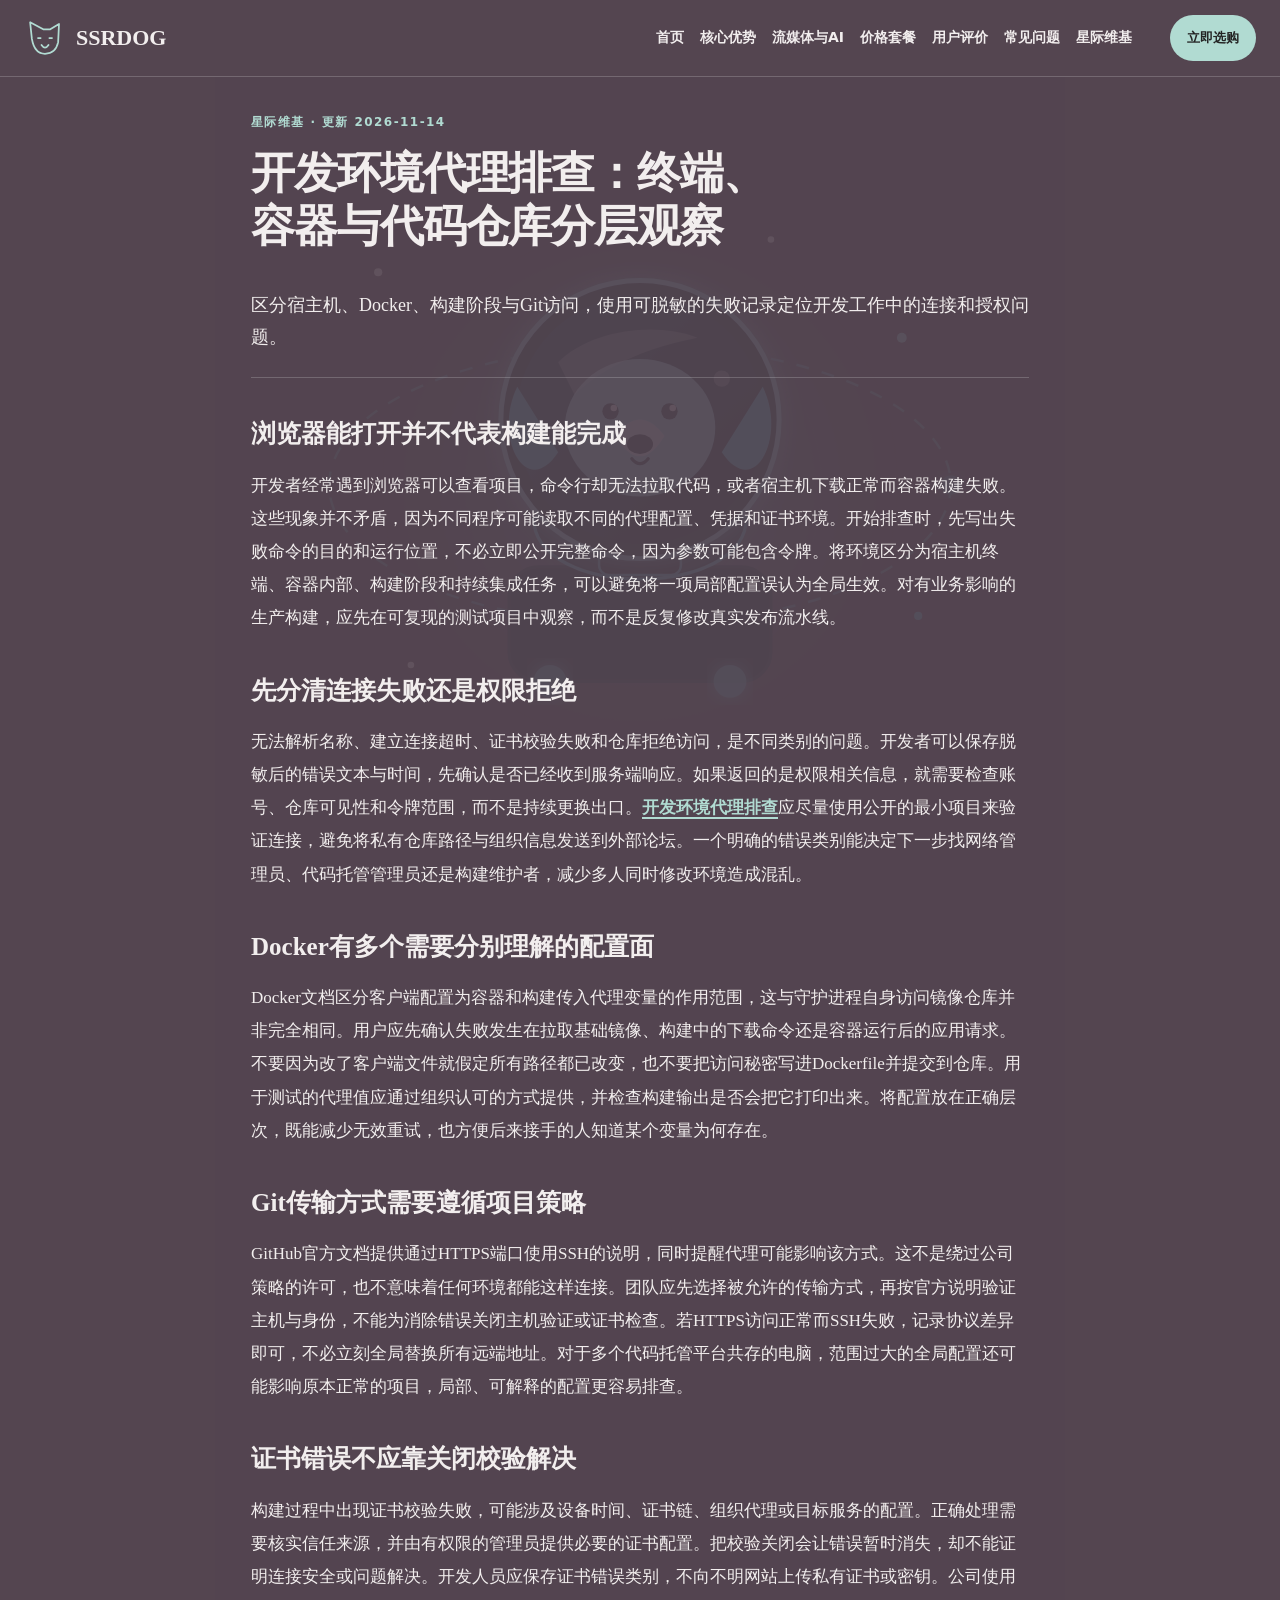
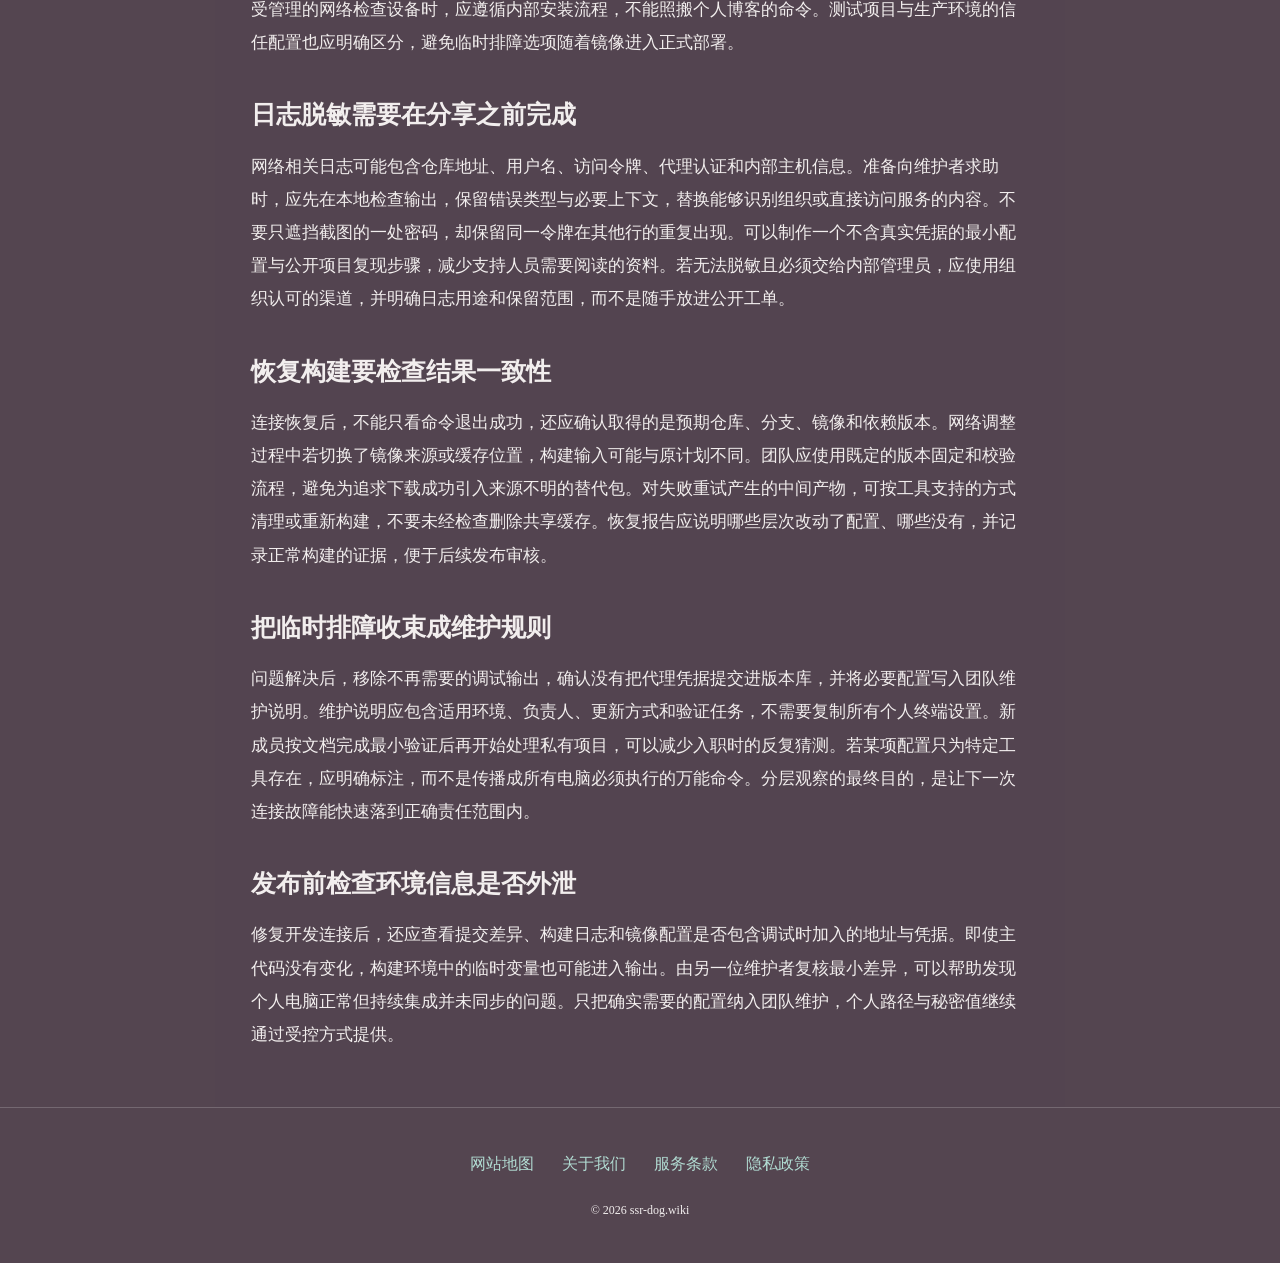
<file: ssrdog-docker-github-developer-productivity.html>
<!DOCTYPE html>
<html lang="zh-CN"><head><meta charset="UTF-8"><meta name="viewport" content="width=device-width,initial-scale=1"><title>开发环境代理排查：终端、容器与代码仓库分层观察｜SSRDOG</title><meta name="description" content="区分宿主机、Docker、构建阶段与Git访问，使用可脱敏的失败记录定位开发工作中的连接和授权问题。"><meta name="keywords" content="SSRDOG,开发环境代理排查：终端、容器与代码仓库分层观察,浏览器能打开并不代表构建能完成,网络使用指南"><link rel="canonical" href="https://ssr-dog.wiki/ssrdog-docker-github-developer-productivity.html"><meta property="og:type" content="article"><meta property="og:title" content="开发环境代理排查：终端、容器与代码仓库分层观察｜SSRDOG"><meta property="og:description" content="区分宿主机、Docker、构建阶段与Git访问，使用可脱敏的失败记录定位开发工作中的连接和授权问题。"><meta property="og:url" content="https://ssr-dog.wiki/ssrdog-docker-github-developer-productivity.html"><meta property="og:image" content="https://ssr-dog.wiki/share.png"><meta property="og:locale" content="zh_CN"><link rel="icon" href="favicon.svg" type="image/svg+xml"><link rel="stylesheet" href="style.css"><script defer src="menu.js"></script><script type="application/ld+json">{"@context": "https://schema.org", "@type": "Article", "name": "开发环境代理排查：终端、容器与代码仓库分层观察｜SSRDOG", "url": "https://ssr-dog.wiki/ssrdog-docker-github-developer-productivity.html", "description": "区分宿主机、Docker、构建阶段与Git访问，使用可脱敏的失败记录定位开发工作中的连接和授权问题。", "inLanguage": "zh-CN", "headline": "开发环境代理排查：终端、容器与代码仓库分层观察｜SSRDOG", "dateModified": "2026-11-14", "image": "https://ssr-dog.wiki/share.png"}</script></head><body class="site-16 hero-D review-1 faq-2 nav-2"><div class="site-art" aria-hidden="true"><svg viewBox="0 0 520 440" width="100%" height="100%" xmlns="http://www.w3.org/2000/svg" style="max-height: 400px;">
  <defs>
    <linearGradient id="spaceGrad" x1="0" y1="0" x2="1" y2="1">
      <stop offset="0%" stop-color="#10525b"/>
      <stop offset="100%" stop-color="#0c2123"/>
    </linearGradient>
    <radialGradient id="nebulaGlow" cx="50%" cy="50%" r="50%">
      <stop offset="0%" stop-color="#66d7e6" stop-opacity="0.4"/>
      <stop offset="100%" stop-color="#66d7e6" stop-opacity="0"/>
    </radialGradient>
    <filter id="starGlow" x="-20%" y="-20%" width="140%" height="140%">
      <feGaussianBlur stdDeviation="6" result="blur" />
      <feComposite in="SourceGraphic" in2="blur" operator="over" />
    </filter>
  </defs>
  <style>
    @keyframes astroFloat {
      0%, 100% { transform: translateY(0px) rotate(-1deg); }
      50% { transform: translateY(-16px) rotate(2deg); }
    }
    @keyframes starTwinkle {
      0%, 100% { opacity: 0.3; transform: scale(0.8); }
      50% { opacity: 1; transform: scale(1.2); }
    }
    @keyframes orbitSpin {
      from { transform: rotate(0deg); }
      to { transform: rotate(360deg); }
    }
    .astro-hound { animation: astroFloat 5s ease-in-out infinite; transform-origin: center; }
    .star-1 { animation: starTwinkle 3s ease-in-out infinite; transform-origin: 100px 90px; }
    .star-2 { animation: starTwinkle 2.5s ease-in-out infinite 1s; transform-origin: 420px 130px; }
    .star-3 { animation: starTwinkle 3.2s ease-in-out infinite 0.5s; transform-origin: 120px 330px; }
    .orbit-ring { transform-origin: 260px 220px; animation: orbitSpin 20s linear infinite; }
  </style>

  <!-- Nebula Background -->
  <circle cx="260" cy="220" r="160" fill="url(#nebulaGlow)" />

  <!-- Stars -->
  <g fill="#fff">
    <circle cx="100" cy="90" r="2.5" class="star-1" />
    <circle cx="420" cy="130" r="3" class="star-2" fill="#91e4ef" />
    <circle cx="120" cy="330" r="2" class="star-3" />
    <circle cx="430" cy="300" r="2.5" class="star-1" fill="#58cddc" />
    <circle cx="210" cy="60" r="1.5" />
    <circle cx="340" cy="70" r="2" />
  </g>

  <!-- Celestial Orbit Track -->
  <g class="orbit-ring" opacity="0.6">
    <ellipse cx="260" cy="220" rx="190" ry="85" fill="none" stroke="#66d7e6" stroke-width="1.5" stroke-dasharray="8,8" />
    <circle cx="450" cy="220" r="6" fill="#58cddc" filter="url(#starGlow)" />
  </g>

  <!-- Astro Hound in Helmet -->
  <g class="astro-hound">
    <!-- Space Backpack Thrusters -->
    <rect x="180" y="270" width="160" height="70" rx="18" fill="#183236" stroke="#1e4247" stroke-width="2" />
    <circle cx="205" cy="340" r="10" fill="#66d7e6" opacity="0.8" filter="url(#starGlow)" />
    <circle cx="315" cy="340" r="10" fill="#66d7e6" opacity="0.8" filter="url(#starGlow)" />

    <!-- Dog Space Suit Body -->
    <path d="M195 240 C195 290 325 290 325 240 Z" fill="#22464b" stroke="#66d7e6" stroke-width="2" />
    <rect x="235" y="255" width="50" height="20" rx="6" fill="#102629" stroke="#58cddc" stroke-width="1.5" />

    <!-- Helmet Glass Dome Outer Ring -->
    <circle cx="260" cy="180" r="85" fill="#153033" stroke="#91e4ef" stroke-width="3" filter="url(#starGlow)" />
    <circle cx="260" cy="180" r="76" fill="url(#spaceGrad)" opacity="0.9" />

    <!-- Dog Inside Helmet -->
    <!-- Floppy Hound Ears -->
    <path d="M185 160 C170 190 190 230 210 200 Z" fill="#4ccbdb" />
    <path d="M335 160 C350 190 330 230 310 200 Z" fill="#4ccbdb" />

    <!-- Hound Face -->
    <ellipse cx="260" cy="185" rx="46" ry="42" fill="#91e4ef" />
    <path d="M245 190 Q260 170 275 190 Q260 215 245 190 Z" fill="#daf7fa" />

    <!-- Eyes (Cute Astro Gaze) -->
    <circle cx="242" cy="175" r="5" fill="#102629" />
    <circle cx="244" cy="173" r="2" fill="#fff" />
    <circle cx="278" cy="175" r="5" fill="#102629" />
    <circle cx="280" cy="173" r="2" fill="#fff" />

    <!-- Snout & Nose -->
    <ellipse cx="260" cy="195" rx="8" ry="6" fill="#102629" />
    <path d="M255 204 Q260 210 265 204" fill="none" stroke="#102629" stroke-width="2" stroke-linecap="round" />

    <!-- Helmet Glass Reflection Glare -->
    <path d="M210 145 C230 125 270 120 295 130 C270 135 240 145 220 165 Z" fill="#fff" opacity="0.35" />
    <circle cx="310" cy="155" r="5" fill="#fff" opacity="0.4" />
  </g>
</svg></div><header class="site-header"><div class="nav-wrap"><a class="brand" href="index.html"><svg class="brand-mark" viewBox="0 0 48 48" aria-hidden="true"><path d="M9 25L7 6L22 14H30L40 8L39 29Q36 42 24 42Q12 42 9 25Z M16 24H19 M29 24H32 M20 32Q24 38 28 32" fill="none" stroke="currentColor" stroke-width="2" stroke-linecap="round" stroke-linejoin="round"/></svg><span>SSRDOG</span></a><nav id="site-menu" aria-label="主导航"><a href="index.html">首页</a><a href="index.html#features">核心优势</a><a href="index.html#streaming">流媒体与AI</a><a href="index.html#pricing">价格套餐</a><a href="index.html#testimonials">用户评价</a><a href="index.html#faq">常见问题</a><a href="hound-wiki-digest.html">星际维基</a></nav><div class="nav-actions"><a class="button compact" href="https://ww012.twilightaff.com/#/?code=A56DH1Af" target="_blank" rel="sponsored nofollow noopener">立即选购</a><button type="button" class="menu-toggle" aria-label="切换主导航菜单" aria-controls="site-menu" aria-expanded="false"><span></span><span></span></button></div></div></header><main class="site-main"><article class="article-page"><header><span class="eyebrow">星际维基 · 更新 2026-11-14</span><h1>开发环境代理排查：终端、容器与代码仓库分层观察</h1><p class="lead">区分宿主机、Docker、构建阶段与Git访问，使用可脱敏的失败记录定位开发工作中的连接和授权问题。</p></header><div class="article-body"><h2>浏览器能打开并不代表构建能完成</h2><p>开发者经常遇到浏览器可以查看项目，命令行却无法拉取代码，或者宿主机下载正常而容器构建失败。这些现象并不矛盾，因为不同程序可能读取不同的代理配置、凭据和证书环境。开始排查时，先写出失败命令的目的和运行位置，不必立即公开完整命令，因为参数可能包含令牌。将环境区分为宿主机终端、容器内部、构建阶段和持续集成任务，可以避免将一项局部配置误认为全局生效。对有业务影响的生产构建，应先在可复现的测试项目中观察，而不是反复修改真实发布流水线。</p><h2>先分清连接失败还是权限拒绝</h2><p>无法解析名称、建立连接超时、证书校验失败和仓库拒绝访问，是不同类别的问题。开发者可以保存脱敏后的错误文本与时间，先确认是否已经收到服务端响应。如果返回的是权限相关信息，就需要检查账号、仓库可见性和令牌范围，而不是持续更换出口。<a href="https://dajichang.mom/" target="_blank" rel="noopener">开发环境代理排查</a>应尽量使用公开的最小项目来验证连接，避免将私有仓库路径与组织信息发送到外部论坛。一个明确的错误类别能决定下一步找网络管理员、代码托管管理员还是构建维护者，减少多人同时修改环境造成混乱。</p><h2>Docker有多个需要分别理解的配置面</h2><p>Docker文档区分客户端配置为容器和构建传入代理变量的作用范围，这与守护进程自身访问镜像仓库并非完全相同。用户应先确认失败发生在拉取基础镜像、构建中的下载命令还是容器运行后的应用请求。不要因为改了客户端文件就假定所有路径都已改变，也不要把访问秘密写进Dockerfile并提交到仓库。用于测试的代理值应通过组织认可的方式提供，并检查构建输出是否会把它打印出来。将配置放在正确层次，既能减少无效重试，也方便后来接手的人知道某个变量为何存在。</p><h2>Git传输方式需要遵循项目策略</h2><p>GitHub官方文档提供通过HTTPS端口使用SSH的说明，同时提醒代理可能影响该方式。这不是绕过公司策略的许可，也不意味着任何环境都能这样连接。团队应先选择被允许的传输方式，再按官方说明验证主机与身份，不能为消除错误关闭主机验证或证书检查。若HTTPS访问正常而SSH失败，记录协议差异即可，不必立刻全局替换所有远端地址。对于多个代码托管平台共存的电脑，范围过大的全局配置还可能影响原本正常的项目，局部、可解释的配置更容易排查。</p><h2>证书错误不应靠关闭校验解决</h2><p>构建过程中出现证书校验失败，可能涉及设备时间、证书链、组织代理或目标服务的配置。正确处理需要核实信任来源，并由有权限的管理员提供必要的证书配置。把校验关闭会让错误暂时消失，却不能证明连接安全或问题解决。开发人员应保存证书错误类别，不向不明网站上传私有证书或密钥。公司使用受管理的网络检查设备时，应遵循内部安装流程，不能照搬个人博客的命令。测试项目与生产环境的信任配置也应明确区分，避免临时排障选项随着镜像进入正式部署。</p><h2>日志脱敏需要在分享之前完成</h2><p>网络相关日志可能包含仓库地址、用户名、访问令牌、代理认证和内部主机信息。准备向维护者求助时，应先在本地检查输出，保留错误类型与必要上下文，替换能够识别组织或直接访问服务的内容。不要只遮挡截图的一处密码，却保留同一令牌在其他行的重复出现。可以制作一个不含真实凭据的最小配置与公开项目复现步骤，减少支持人员需要阅读的资料。若无法脱敏且必须交给内部管理员，应使用组织认可的渠道，并明确日志用途和保留范围，而不是随手放进公开工单。</p><h2>恢复构建要检查结果一致性</h2><p>连接恢复后，不能只看命令退出成功，还应确认取得的是预期仓库、分支、镜像和依赖版本。网络调整过程中若切换了镜像来源或缓存位置，构建输入可能与原计划不同。团队应使用既定的版本固定和校验流程，避免为追求下载成功引入来源不明的替代包。对失败重试产生的中间产物，可按工具支持的方式清理或重新构建，不要未经检查删除共享缓存。恢复报告应说明哪些层次改动了配置、哪些没有，并记录正常构建的证据，便于后续发布审核。</p><h2>把临时排障收束成维护规则</h2><p>问题解决后，移除不再需要的调试输出，确认没有把代理凭据提交进版本库，并将必要配置写入团队维护说明。维护说明应包含适用环境、负责人、更新方式和验证任务，不需要复制所有个人终端设置。新成员按文档完成最小验证后再开始处理私有项目，可以减少入职时的反复猜测。若某项配置只为特定工具存在，应明确标注，而不是传播成所有电脑必须执行的万能命令。分层观察的最终目的，是让下一次连接故障能快速落到正确责任范围内。</p><h2>发布前检查环境信息是否外泄</h2><p>修复开发连接后，还应查看提交差异、构建日志和镜像配置是否包含调试时加入的地址与凭据。即使主代码没有变化，构建环境中的临时变量也可能进入输出。由另一位维护者复核最小差异，可以帮助发现个人电脑正常但持续集成并未同步的问题。只把确实需要的配置纳入团队维护，个人路径与秘密值继续通过受控方式提供。</p></div></article></main><footer class="site-footer"><nav aria-label="页脚导航"><a href="sitemap.html">网站地图</a><a href="about.html">关于我们</a><a href="terms.html">服务条款</a><a href="privacy.html">隐私政策</a></nav><p>© 2026 ssr-dog.wiki</p></footer></body></html>
</file>
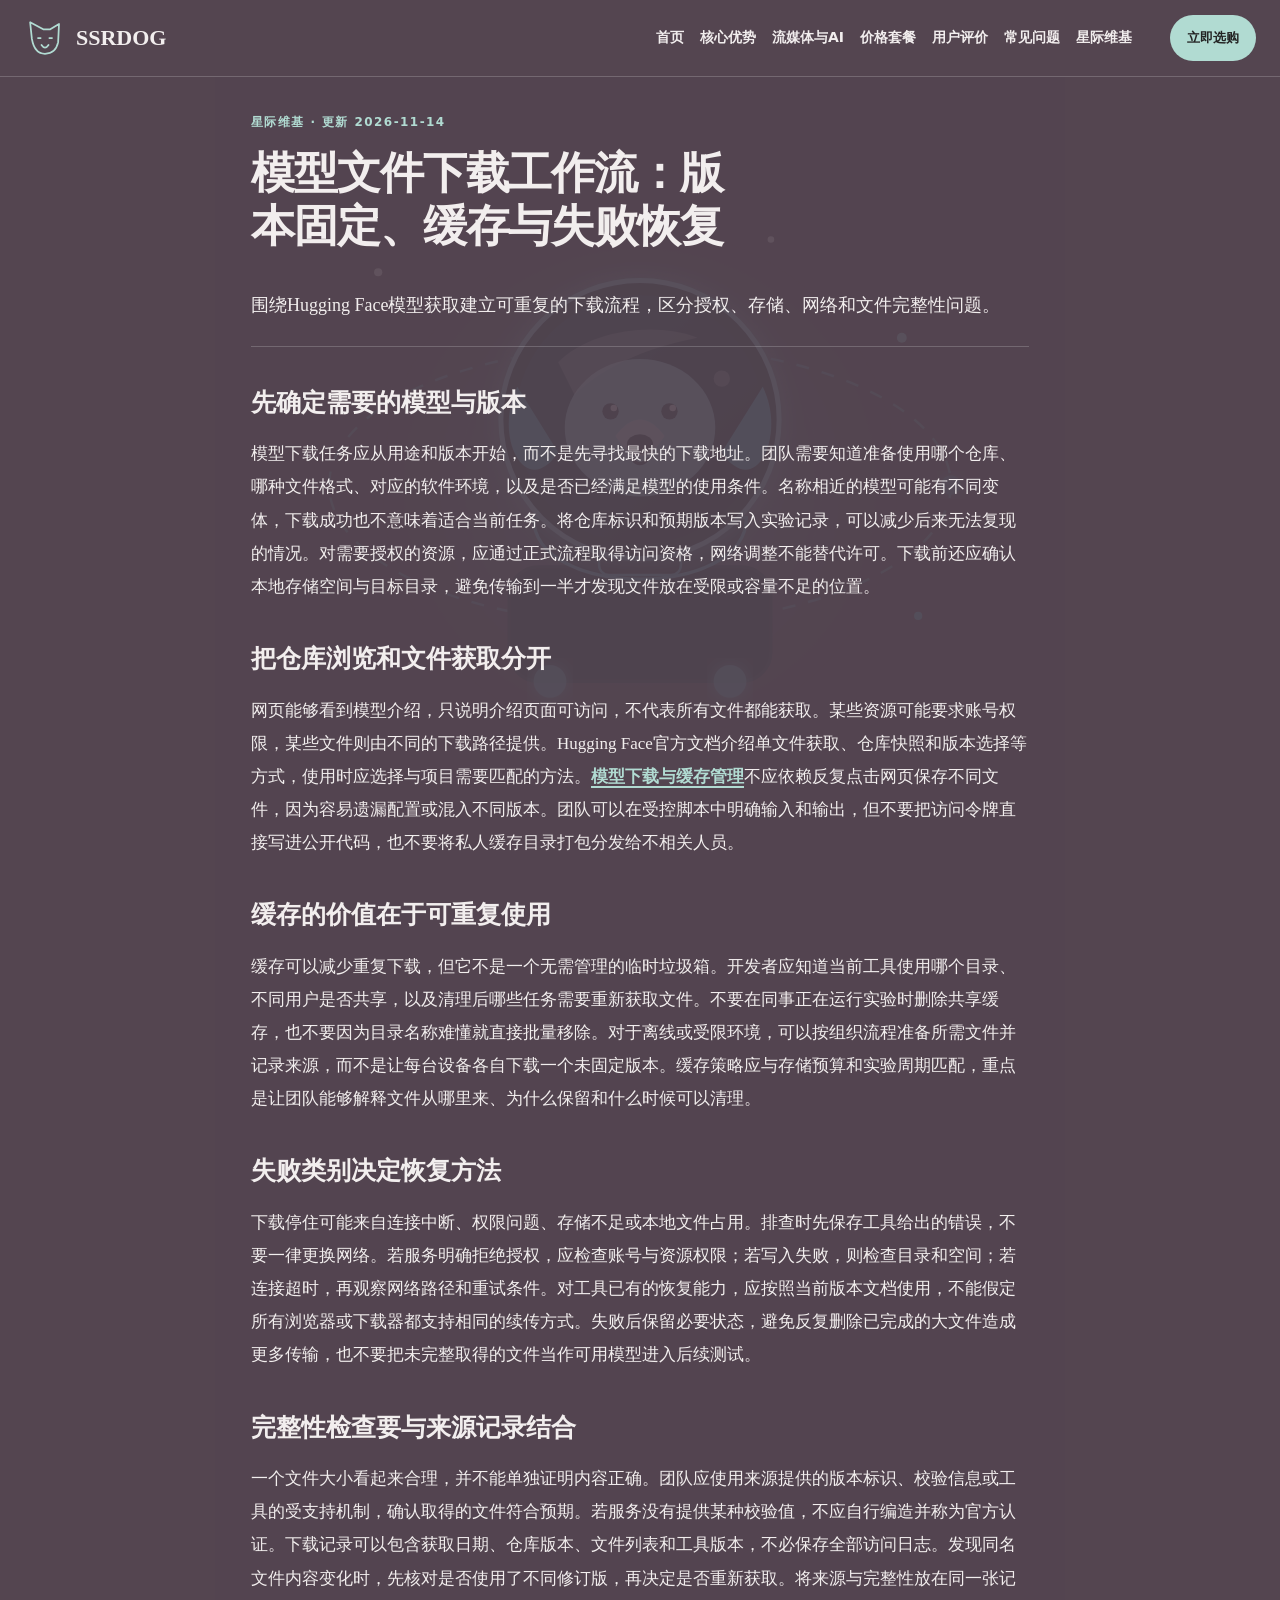
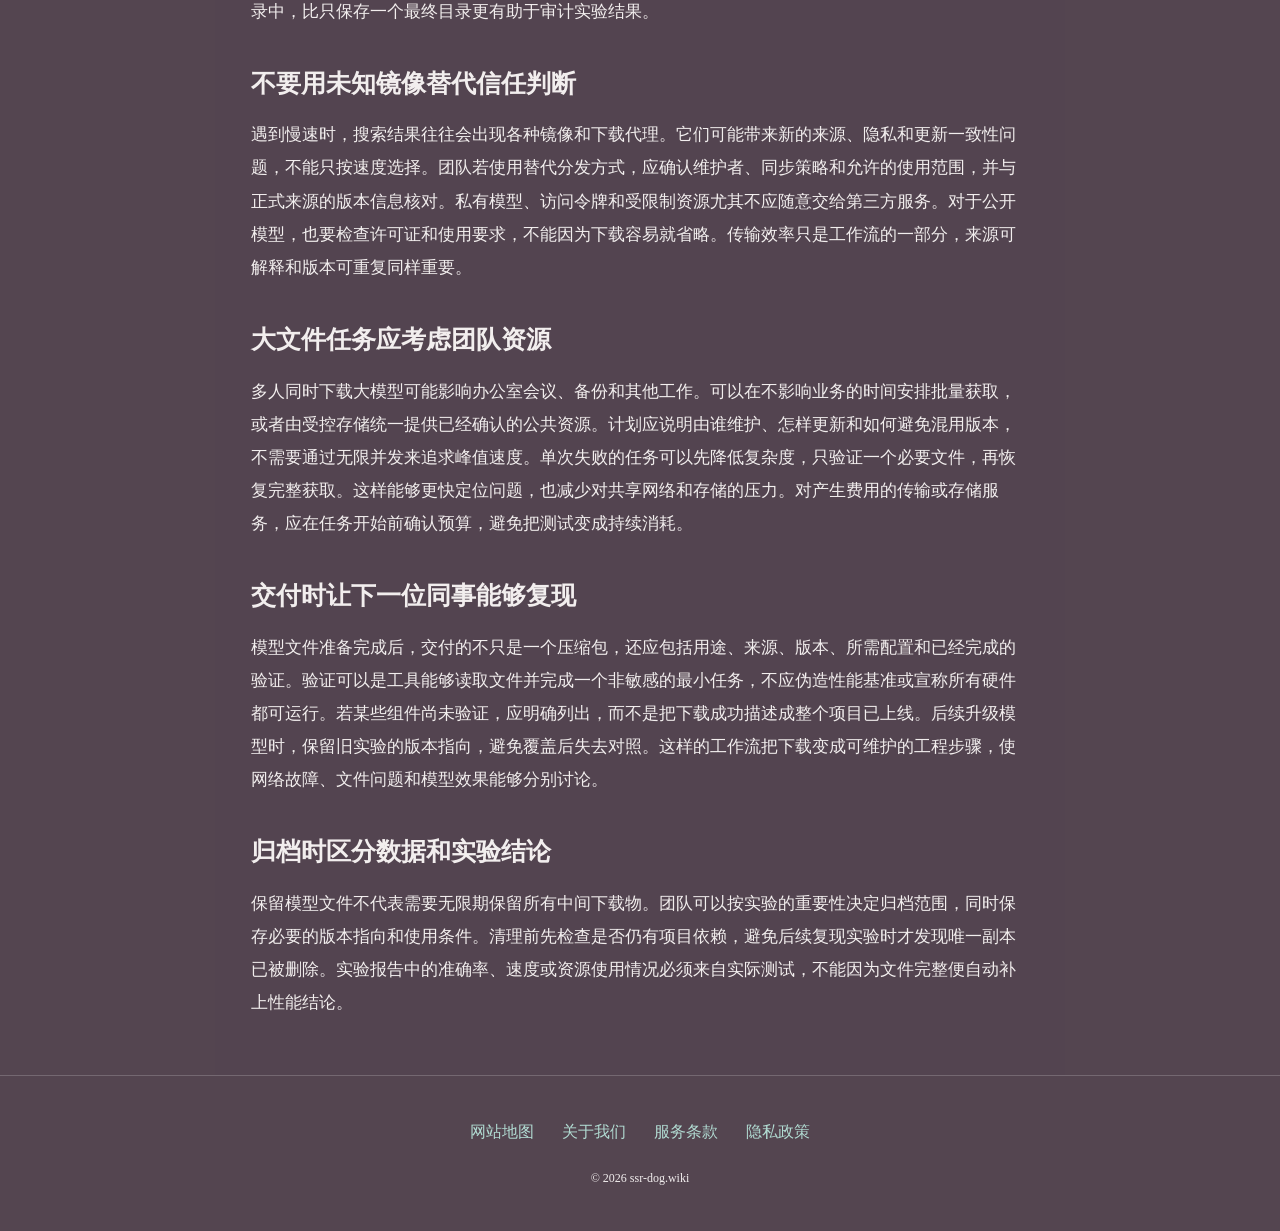
<file: ssrdog-huggingface-model-download-acceleration.html>
<!DOCTYPE html>
<html lang="zh-CN"><head><meta charset="UTF-8"><meta name="viewport" content="width=device-width,initial-scale=1"><title>模型文件下载工作流：版本固定、缓存与失败恢复｜SSRDOG</title><meta name="description" content="围绕Hugging Face模型获取建立可重复的下载流程，区分授权、存储、网络和文件完整性问题。"><meta name="keywords" content="SSRDOG,模型文件下载工作流：版本固定、缓存与失败恢复,先确定需要的模型与版本,网络使用指南"><link rel="canonical" href="https://ssr-dog.wiki/ssrdog-huggingface-model-download-acceleration.html"><meta property="og:type" content="article"><meta property="og:title" content="模型文件下载工作流：版本固定、缓存与失败恢复｜SSRDOG"><meta property="og:description" content="围绕Hugging Face模型获取建立可重复的下载流程，区分授权、存储、网络和文件完整性问题。"><meta property="og:url" content="https://ssr-dog.wiki/ssrdog-huggingface-model-download-acceleration.html"><meta property="og:image" content="https://ssr-dog.wiki/share.png"><meta property="og:locale" content="zh_CN"><link rel="icon" href="favicon.svg" type="image/svg+xml"><link rel="stylesheet" href="style.css"><script defer src="menu.js"></script><script type="application/ld+json">{"@context": "https://schema.org", "@type": "Article", "name": "模型文件下载工作流：版本固定、缓存与失败恢复｜SSRDOG", "url": "https://ssr-dog.wiki/ssrdog-huggingface-model-download-acceleration.html", "description": "围绕Hugging Face模型获取建立可重复的下载流程，区分授权、存储、网络和文件完整性问题。", "inLanguage": "zh-CN", "headline": "模型文件下载工作流：版本固定、缓存与失败恢复｜SSRDOG", "dateModified": "2026-11-14", "image": "https://ssr-dog.wiki/share.png"}</script></head><body class="site-16 hero-D review-1 faq-2 nav-2"><div class="site-art" aria-hidden="true"><svg viewBox="0 0 520 440" width="100%" height="100%" xmlns="http://www.w3.org/2000/svg" style="max-height: 400px;">
  <defs>
    <linearGradient id="spaceGrad" x1="0" y1="0" x2="1" y2="1">
      <stop offset="0%" stop-color="#10525b"/>
      <stop offset="100%" stop-color="#0c2123"/>
    </linearGradient>
    <radialGradient id="nebulaGlow" cx="50%" cy="50%" r="50%">
      <stop offset="0%" stop-color="#66d7e6" stop-opacity="0.4"/>
      <stop offset="100%" stop-color="#66d7e6" stop-opacity="0"/>
    </radialGradient>
    <filter id="starGlow" x="-20%" y="-20%" width="140%" height="140%">
      <feGaussianBlur stdDeviation="6" result="blur" />
      <feComposite in="SourceGraphic" in2="blur" operator="over" />
    </filter>
  </defs>
  <style>
    @keyframes astroFloat {
      0%, 100% { transform: translateY(0px) rotate(-1deg); }
      50% { transform: translateY(-16px) rotate(2deg); }
    }
    @keyframes starTwinkle {
      0%, 100% { opacity: 0.3; transform: scale(0.8); }
      50% { opacity: 1; transform: scale(1.2); }
    }
    @keyframes orbitSpin {
      from { transform: rotate(0deg); }
      to { transform: rotate(360deg); }
    }
    .astro-hound { animation: astroFloat 5s ease-in-out infinite; transform-origin: center; }
    .star-1 { animation: starTwinkle 3s ease-in-out infinite; transform-origin: 100px 90px; }
    .star-2 { animation: starTwinkle 2.5s ease-in-out infinite 1s; transform-origin: 420px 130px; }
    .star-3 { animation: starTwinkle 3.2s ease-in-out infinite 0.5s; transform-origin: 120px 330px; }
    .orbit-ring { transform-origin: 260px 220px; animation: orbitSpin 20s linear infinite; }
  </style>

  <!-- Nebula Background -->
  <circle cx="260" cy="220" r="160" fill="url(#nebulaGlow)" />

  <!-- Stars -->
  <g fill="#fff">
    <circle cx="100" cy="90" r="2.5" class="star-1" />
    <circle cx="420" cy="130" r="3" class="star-2" fill="#91e4ef" />
    <circle cx="120" cy="330" r="2" class="star-3" />
    <circle cx="430" cy="300" r="2.5" class="star-1" fill="#58cddc" />
    <circle cx="210" cy="60" r="1.5" />
    <circle cx="340" cy="70" r="2" />
  </g>

  <!-- Celestial Orbit Track -->
  <g class="orbit-ring" opacity="0.6">
    <ellipse cx="260" cy="220" rx="190" ry="85" fill="none" stroke="#66d7e6" stroke-width="1.5" stroke-dasharray="8,8" />
    <circle cx="450" cy="220" r="6" fill="#58cddc" filter="url(#starGlow)" />
  </g>

  <!-- Astro Hound in Helmet -->
  <g class="astro-hound">
    <!-- Space Backpack Thrusters -->
    <rect x="180" y="270" width="160" height="70" rx="18" fill="#183236" stroke="#1e4247" stroke-width="2" />
    <circle cx="205" cy="340" r="10" fill="#66d7e6" opacity="0.8" filter="url(#starGlow)" />
    <circle cx="315" cy="340" r="10" fill="#66d7e6" opacity="0.8" filter="url(#starGlow)" />

    <!-- Dog Space Suit Body -->
    <path d="M195 240 C195 290 325 290 325 240 Z" fill="#22464b" stroke="#66d7e6" stroke-width="2" />
    <rect x="235" y="255" width="50" height="20" rx="6" fill="#102629" stroke="#58cddc" stroke-width="1.5" />

    <!-- Helmet Glass Dome Outer Ring -->
    <circle cx="260" cy="180" r="85" fill="#153033" stroke="#91e4ef" stroke-width="3" filter="url(#starGlow)" />
    <circle cx="260" cy="180" r="76" fill="url(#spaceGrad)" opacity="0.9" />

    <!-- Dog Inside Helmet -->
    <!-- Floppy Hound Ears -->
    <path d="M185 160 C170 190 190 230 210 200 Z" fill="#4ccbdb" />
    <path d="M335 160 C350 190 330 230 310 200 Z" fill="#4ccbdb" />

    <!-- Hound Face -->
    <ellipse cx="260" cy="185" rx="46" ry="42" fill="#91e4ef" />
    <path d="M245 190 Q260 170 275 190 Q260 215 245 190 Z" fill="#daf7fa" />

    <!-- Eyes (Cute Astro Gaze) -->
    <circle cx="242" cy="175" r="5" fill="#102629" />
    <circle cx="244" cy="173" r="2" fill="#fff" />
    <circle cx="278" cy="175" r="5" fill="#102629" />
    <circle cx="280" cy="173" r="2" fill="#fff" />

    <!-- Snout & Nose -->
    <ellipse cx="260" cy="195" rx="8" ry="6" fill="#102629" />
    <path d="M255 204 Q260 210 265 204" fill="none" stroke="#102629" stroke-width="2" stroke-linecap="round" />

    <!-- Helmet Glass Reflection Glare -->
    <path d="M210 145 C230 125 270 120 295 130 C270 135 240 145 220 165 Z" fill="#fff" opacity="0.35" />
    <circle cx="310" cy="155" r="5" fill="#fff" opacity="0.4" />
  </g>
</svg></div><header class="site-header"><div class="nav-wrap"><a class="brand" href="index.html"><svg class="brand-mark" viewBox="0 0 48 48" aria-hidden="true"><path d="M9 25L7 6L22 14H30L40 8L39 29Q36 42 24 42Q12 42 9 25Z M16 24H19 M29 24H32 M20 32Q24 38 28 32" fill="none" stroke="currentColor" stroke-width="2" stroke-linecap="round" stroke-linejoin="round"/></svg><span>SSRDOG</span></a><nav id="site-menu" aria-label="主导航"><a href="index.html">首页</a><a href="index.html#features">核心优势</a><a href="index.html#streaming">流媒体与AI</a><a href="index.html#pricing">价格套餐</a><a href="index.html#testimonials">用户评价</a><a href="index.html#faq">常见问题</a><a href="hound-wiki-digest.html">星际维基</a></nav><div class="nav-actions"><a class="button compact" href="https://ww012.twilightaff.com/#/?code=A56DH1Af" target="_blank" rel="sponsored nofollow noopener">立即选购</a><button type="button" class="menu-toggle" aria-label="切换主导航菜单" aria-controls="site-menu" aria-expanded="false"><span></span><span></span></button></div></div></header><main class="site-main"><article class="article-page"><header><span class="eyebrow">星际维基 · 更新 2026-11-14</span><h1>模型文件下载工作流：版本固定、缓存与失败恢复</h1><p class="lead">围绕Hugging Face模型获取建立可重复的下载流程，区分授权、存储、网络和文件完整性问题。</p></header><div class="article-body"><h2>先确定需要的模型与版本</h2><p>模型下载任务应从用途和版本开始，而不是先寻找最快的下载地址。团队需要知道准备使用哪个仓库、哪种文件格式、对应的软件环境，以及是否已经满足模型的使用条件。名称相近的模型可能有不同变体，下载成功也不意味着适合当前任务。将仓库标识和预期版本写入实验记录，可以减少后来无法复现的情况。对需要授权的资源，应通过正式流程取得访问资格，网络调整不能替代许可。下载前还应确认本地存储空间与目标目录，避免传输到一半才发现文件放在受限或容量不足的位置。</p><h2>把仓库浏览和文件获取分开</h2><p>网页能够看到模型介绍，只说明介绍页面可访问，不代表所有文件都能获取。某些资源可能要求账号权限，某些文件则由不同的下载路径提供。Hugging Face官方文档介绍单文件获取、仓库快照和版本选择等方式，使用时应选择与项目需要匹配的方法。<a href="https://dajichang.mom/" target="_blank" rel="noopener">模型下载与缓存管理</a>不应依赖反复点击网页保存不同文件，因为容易遗漏配置或混入不同版本。团队可以在受控脚本中明确输入和输出，但不要把访问令牌直接写进公开代码，也不要将私人缓存目录打包分发给不相关人员。</p><h2>缓存的价值在于可重复使用</h2><p>缓存可以减少重复下载，但它不是一个无需管理的临时垃圾箱。开发者应知道当前工具使用哪个目录、不同用户是否共享，以及清理后哪些任务需要重新获取文件。不要在同事正在运行实验时删除共享缓存，也不要因为目录名称难懂就直接批量移除。对于离线或受限环境，可以按组织流程准备所需文件并记录来源，而不是让每台设备各自下载一个未固定版本。缓存策略应与存储预算和实验周期匹配，重点是让团队能够解释文件从哪里来、为什么保留和什么时候可以清理。</p><h2>失败类别决定恢复方法</h2><p>下载停住可能来自连接中断、权限问题、存储不足或本地文件占用。排查时先保存工具给出的错误，不要一律更换网络。若服务明确拒绝授权，应检查账号与资源权限；若写入失败，则检查目录和空间；若连接超时，再观察网络路径和重试条件。对工具已有的恢复能力，应按照当前版本文档使用，不能假定所有浏览器或下载器都支持相同的续传方式。失败后保留必要状态，避免反复删除已完成的大文件造成更多传输，也不要把未完整取得的文件当作可用模型进入后续测试。</p><h2>完整性检查要与来源记录结合</h2><p>一个文件大小看起来合理，并不能单独证明内容正确。团队应使用来源提供的版本标识、校验信息或工具的受支持机制，确认取得的文件符合预期。若服务没有提供某种校验值，不应自行编造并称为官方认证。下载记录可以包含获取日期、仓库版本、文件列表和工具版本，不必保存全部访问日志。发现同名文件内容变化时，先核对是否使用了不同修订版，再决定是否重新获取。将来源与完整性放在同一张记录中，比只保存一个最终目录更有助于审计实验结果。</p><h2>不要用未知镜像替代信任判断</h2><p>遇到慢速时，搜索结果往往会出现各种镜像和下载代理。它们可能带来新的来源、隐私和更新一致性问题，不能只按速度选择。团队若使用替代分发方式，应确认维护者、同步策略和允许的使用范围，并与正式来源的版本信息核对。私有模型、访问令牌和受限制资源尤其不应随意交给第三方服务。对于公开模型，也要检查许可证和使用要求，不能因为下载容易就省略。传输效率只是工作流的一部分，来源可解释和版本可重复同样重要。</p><h2>大文件任务应考虑团队资源</h2><p>多人同时下载大模型可能影响办公室会议、备份和其他工作。可以在不影响业务的时间安排批量获取，或者由受控存储统一提供已经确认的公共资源。计划应说明由谁维护、怎样更新和如何避免混用版本，不需要通过无限并发来追求峰值速度。单次失败的任务可以先降低复杂度，只验证一个必要文件，再恢复完整获取。这样能够更快定位问题，也减少对共享网络和存储的压力。对产生费用的传输或存储服务，应在任务开始前确认预算，避免把测试变成持续消耗。</p><h2>交付时让下一位同事能够复现</h2><p>模型文件准备完成后，交付的不只是一个压缩包，还应包括用途、来源、版本、所需配置和已经完成的验证。验证可以是工具能够读取文件并完成一个非敏感的最小任务，不应伪造性能基准或宣称所有硬件都可运行。若某些组件尚未验证，应明确列出，而不是把下载成功描述成整个项目已上线。后续升级模型时，保留旧实验的版本指向，避免覆盖后失去对照。这样的工作流把下载变成可维护的工程步骤，使网络故障、文件问题和模型效果能够分别讨论。</p><h2>归档时区分数据和实验结论</h2><p>保留模型文件不代表需要无限期保留所有中间下载物。团队可以按实验的重要性决定归档范围，同时保存必要的版本指向和使用条件。清理前先检查是否仍有项目依赖，避免后续复现实验时才发现唯一副本已被删除。实验报告中的准确率、速度或资源使用情况必须来自实际测试，不能因为文件完整便自动补上性能结论。</p></div></article></main><footer class="site-footer"><nav aria-label="页脚导航"><a href="sitemap.html">网站地图</a><a href="about.html">关于我们</a><a href="terms.html">服务条款</a><a href="privacy.html">隐私政策</a></nav><p>© 2026 ssr-dog.wiki</p></footer></body></html>
</file>
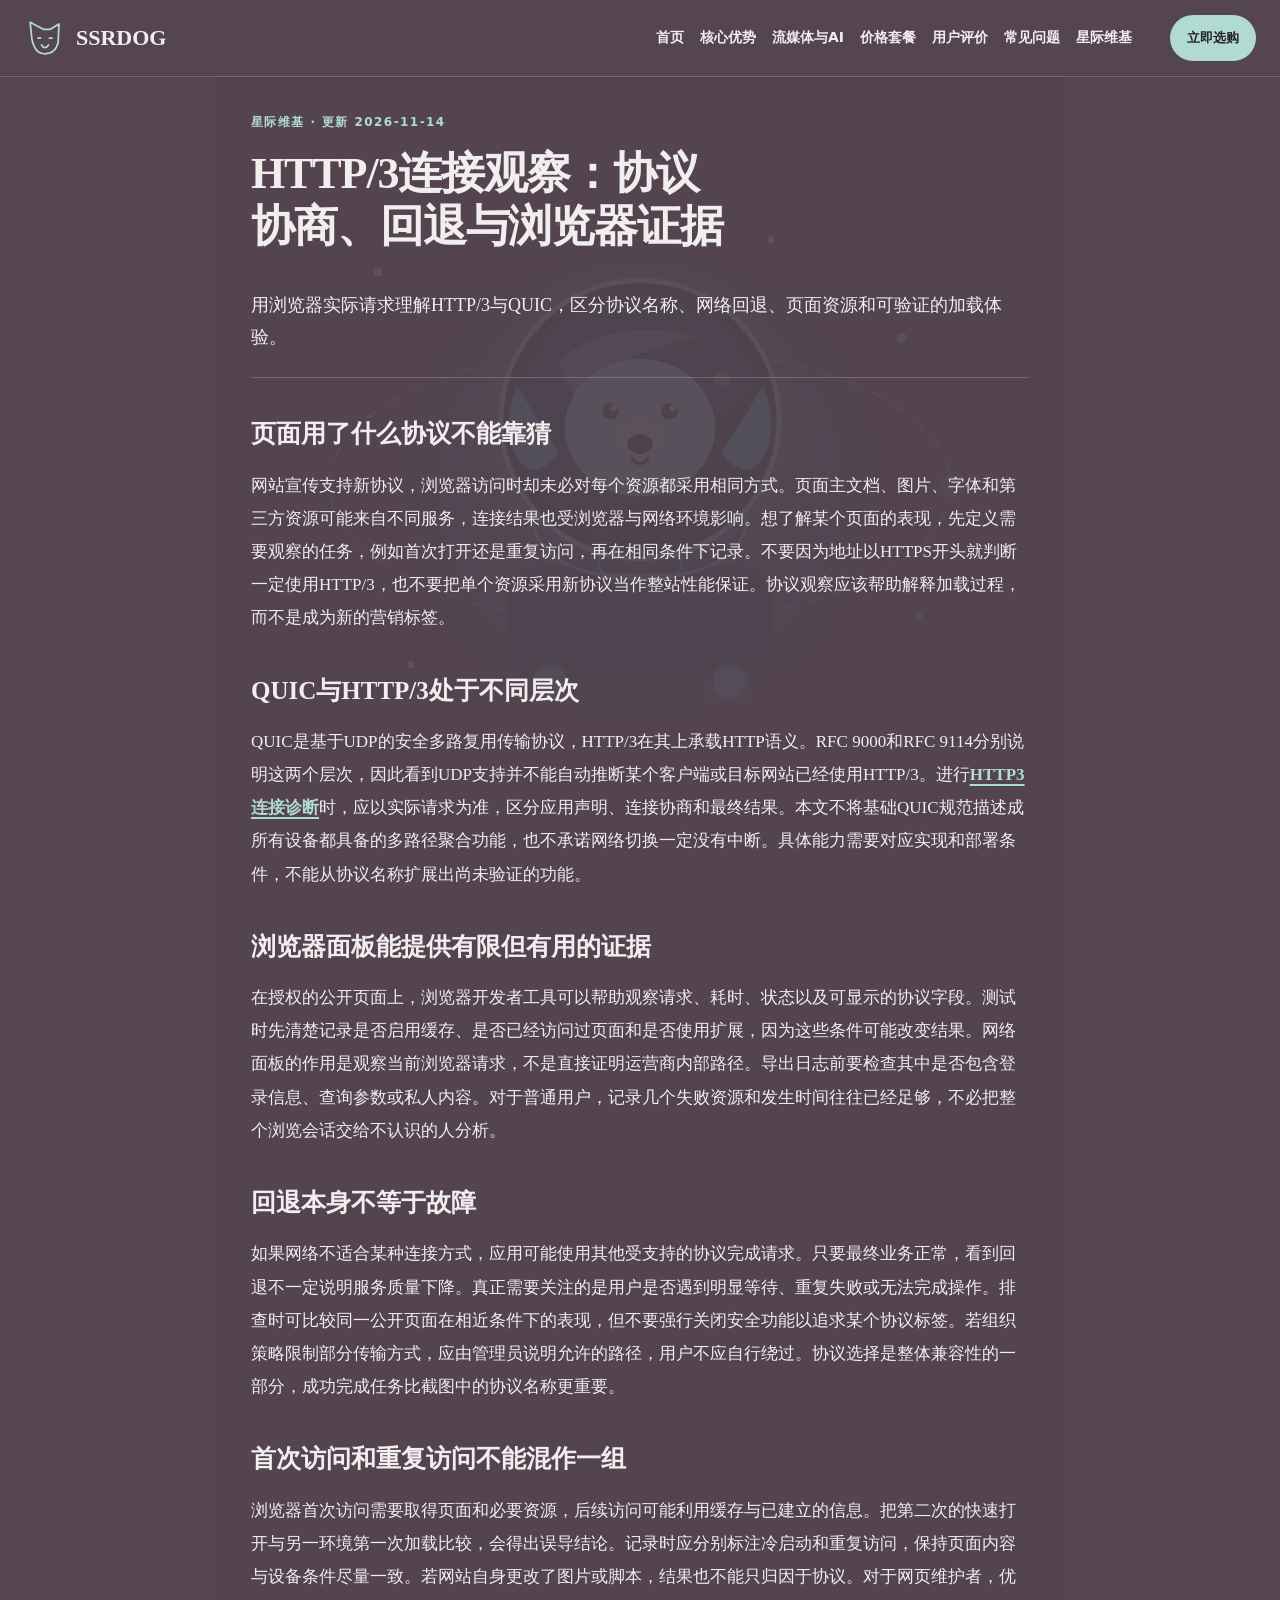
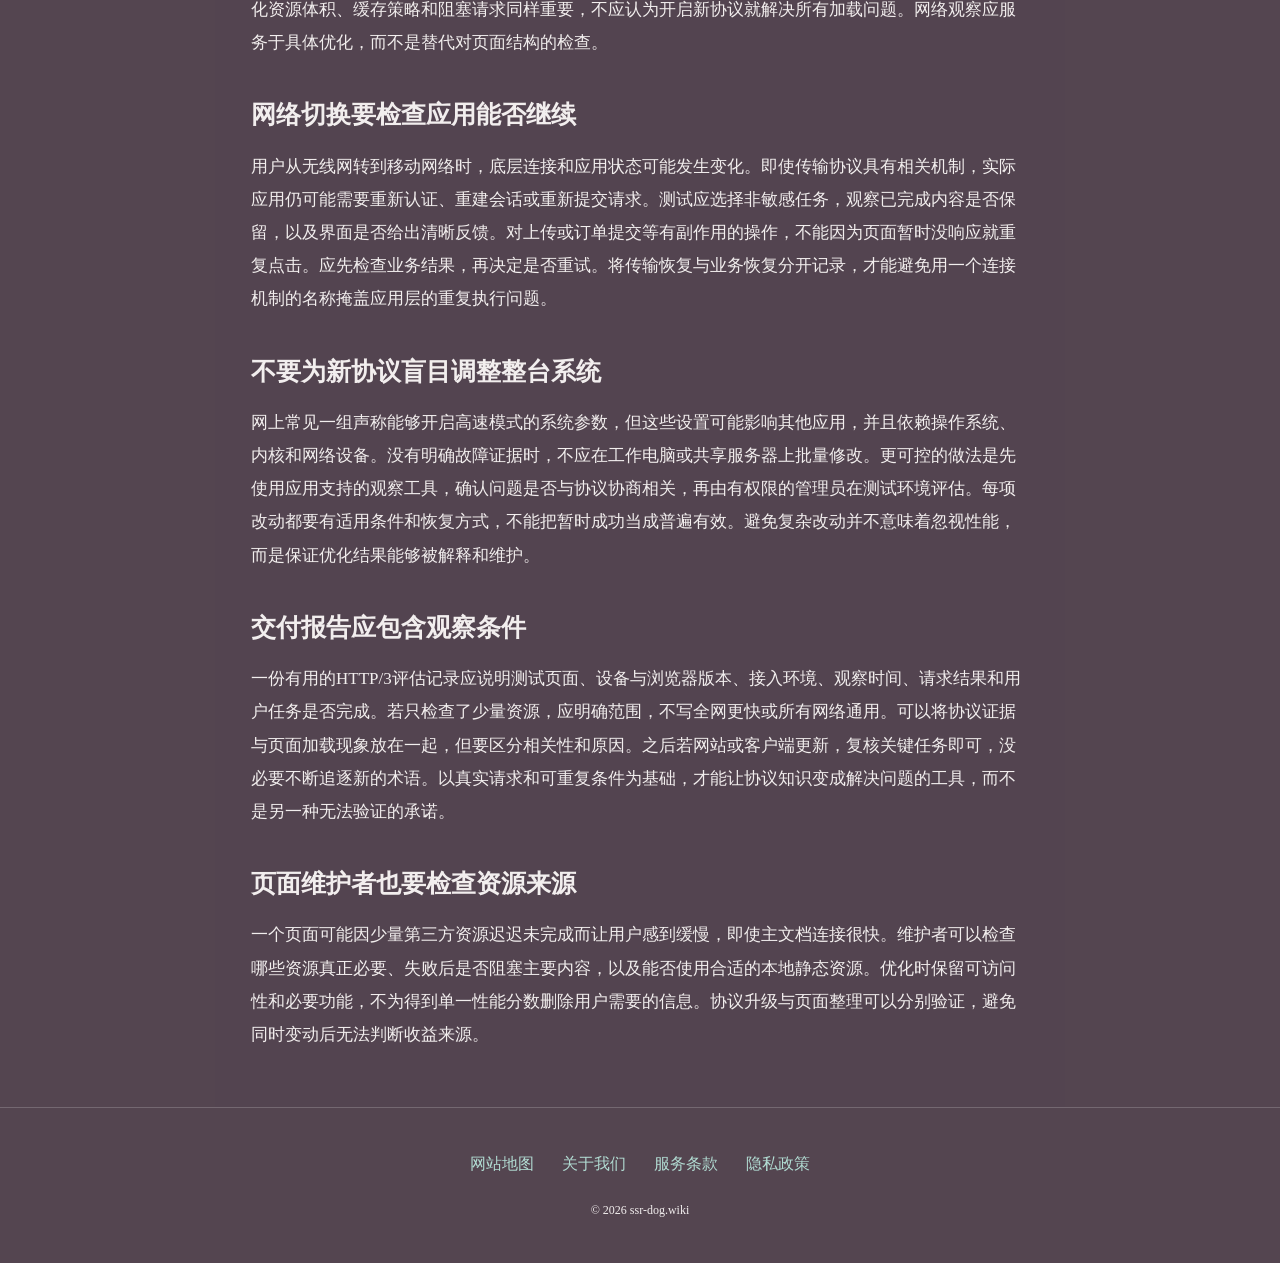
<file: ssrdog-quic-http3-multipath-protocol.html>
<!DOCTYPE html>
<html lang="zh-CN"><head><meta charset="UTF-8"><meta name="viewport" content="width=device-width,initial-scale=1"><title>HTTP/3连接观察：协议协商、回退与浏览器证据｜SSRDOG</title><meta name="description" content="用浏览器实际请求理解HTTP/3与QUIC，区分协议名称、网络回退、页面资源和可验证的加载体验。"><meta name="keywords" content="SSRDOG,HTTP/3连接观察：协议协商、回退与浏览器证据,页面用了什么协议不能靠猜,网络使用指南"><link rel="canonical" href="https://ssr-dog.wiki/ssrdog-quic-http3-multipath-protocol.html"><meta property="og:type" content="article"><meta property="og:title" content="HTTP/3连接观察：协议协商、回退与浏览器证据｜SSRDOG"><meta property="og:description" content="用浏览器实际请求理解HTTP/3与QUIC，区分协议名称、网络回退、页面资源和可验证的加载体验。"><meta property="og:url" content="https://ssr-dog.wiki/ssrdog-quic-http3-multipath-protocol.html"><meta property="og:image" content="https://ssr-dog.wiki/share.png"><meta property="og:locale" content="zh_CN"><link rel="icon" href="favicon.svg" type="image/svg+xml"><link rel="stylesheet" href="style.css"><script defer src="menu.js"></script><script type="application/ld+json">{"@context": "https://schema.org", "@type": "Article", "name": "HTTP/3连接观察：协议协商、回退与浏览器证据｜SSRDOG", "url": "https://ssr-dog.wiki/ssrdog-quic-http3-multipath-protocol.html", "description": "用浏览器实际请求理解HTTP/3与QUIC，区分协议名称、网络回退、页面资源和可验证的加载体验。", "inLanguage": "zh-CN", "headline": "HTTP/3连接观察：协议协商、回退与浏览器证据｜SSRDOG", "dateModified": "2026-11-14", "image": "https://ssr-dog.wiki/share.png"}</script></head><body class="site-16 hero-D review-1 faq-2 nav-2"><div class="site-art" aria-hidden="true"><svg viewBox="0 0 520 440" width="100%" height="100%" xmlns="http://www.w3.org/2000/svg" style="max-height: 400px;">
  <defs>
    <linearGradient id="spaceGrad" x1="0" y1="0" x2="1" y2="1">
      <stop offset="0%" stop-color="#10525b"/>
      <stop offset="100%" stop-color="#0c2123"/>
    </linearGradient>
    <radialGradient id="nebulaGlow" cx="50%" cy="50%" r="50%">
      <stop offset="0%" stop-color="#66d7e6" stop-opacity="0.4"/>
      <stop offset="100%" stop-color="#66d7e6" stop-opacity="0"/>
    </radialGradient>
    <filter id="starGlow" x="-20%" y="-20%" width="140%" height="140%">
      <feGaussianBlur stdDeviation="6" result="blur" />
      <feComposite in="SourceGraphic" in2="blur" operator="over" />
    </filter>
  </defs>
  <style>
    @keyframes astroFloat {
      0%, 100% { transform: translateY(0px) rotate(-1deg); }
      50% { transform: translateY(-16px) rotate(2deg); }
    }
    @keyframes starTwinkle {
      0%, 100% { opacity: 0.3; transform: scale(0.8); }
      50% { opacity: 1; transform: scale(1.2); }
    }
    @keyframes orbitSpin {
      from { transform: rotate(0deg); }
      to { transform: rotate(360deg); }
    }
    .astro-hound { animation: astroFloat 5s ease-in-out infinite; transform-origin: center; }
    .star-1 { animation: starTwinkle 3s ease-in-out infinite; transform-origin: 100px 90px; }
    .star-2 { animation: starTwinkle 2.5s ease-in-out infinite 1s; transform-origin: 420px 130px; }
    .star-3 { animation: starTwinkle 3.2s ease-in-out infinite 0.5s; transform-origin: 120px 330px; }
    .orbit-ring { transform-origin: 260px 220px; animation: orbitSpin 20s linear infinite; }
  </style>

  <!-- Nebula Background -->
  <circle cx="260" cy="220" r="160" fill="url(#nebulaGlow)" />

  <!-- Stars -->
  <g fill="#fff">
    <circle cx="100" cy="90" r="2.5" class="star-1" />
    <circle cx="420" cy="130" r="3" class="star-2" fill="#91e4ef" />
    <circle cx="120" cy="330" r="2" class="star-3" />
    <circle cx="430" cy="300" r="2.5" class="star-1" fill="#58cddc" />
    <circle cx="210" cy="60" r="1.5" />
    <circle cx="340" cy="70" r="2" />
  </g>

  <!-- Celestial Orbit Track -->
  <g class="orbit-ring" opacity="0.6">
    <ellipse cx="260" cy="220" rx="190" ry="85" fill="none" stroke="#66d7e6" stroke-width="1.5" stroke-dasharray="8,8" />
    <circle cx="450" cy="220" r="6" fill="#58cddc" filter="url(#starGlow)" />
  </g>

  <!-- Astro Hound in Helmet -->
  <g class="astro-hound">
    <!-- Space Backpack Thrusters -->
    <rect x="180" y="270" width="160" height="70" rx="18" fill="#183236" stroke="#1e4247" stroke-width="2" />
    <circle cx="205" cy="340" r="10" fill="#66d7e6" opacity="0.8" filter="url(#starGlow)" />
    <circle cx="315" cy="340" r="10" fill="#66d7e6" opacity="0.8" filter="url(#starGlow)" />

    <!-- Dog Space Suit Body -->
    <path d="M195 240 C195 290 325 290 325 240 Z" fill="#22464b" stroke="#66d7e6" stroke-width="2" />
    <rect x="235" y="255" width="50" height="20" rx="6" fill="#102629" stroke="#58cddc" stroke-width="1.5" />

    <!-- Helmet Glass Dome Outer Ring -->
    <circle cx="260" cy="180" r="85" fill="#153033" stroke="#91e4ef" stroke-width="3" filter="url(#starGlow)" />
    <circle cx="260" cy="180" r="76" fill="url(#spaceGrad)" opacity="0.9" />

    <!-- Dog Inside Helmet -->
    <!-- Floppy Hound Ears -->
    <path d="M185 160 C170 190 190 230 210 200 Z" fill="#4ccbdb" />
    <path d="M335 160 C350 190 330 230 310 200 Z" fill="#4ccbdb" />

    <!-- Hound Face -->
    <ellipse cx="260" cy="185" rx="46" ry="42" fill="#91e4ef" />
    <path d="M245 190 Q260 170 275 190 Q260 215 245 190 Z" fill="#daf7fa" />

    <!-- Eyes (Cute Astro Gaze) -->
    <circle cx="242" cy="175" r="5" fill="#102629" />
    <circle cx="244" cy="173" r="2" fill="#fff" />
    <circle cx="278" cy="175" r="5" fill="#102629" />
    <circle cx="280" cy="173" r="2" fill="#fff" />

    <!-- Snout & Nose -->
    <ellipse cx="260" cy="195" rx="8" ry="6" fill="#102629" />
    <path d="M255 204 Q260 210 265 204" fill="none" stroke="#102629" stroke-width="2" stroke-linecap="round" />

    <!-- Helmet Glass Reflection Glare -->
    <path d="M210 145 C230 125 270 120 295 130 C270 135 240 145 220 165 Z" fill="#fff" opacity="0.35" />
    <circle cx="310" cy="155" r="5" fill="#fff" opacity="0.4" />
  </g>
</svg></div><header class="site-header"><div class="nav-wrap"><a class="brand" href="index.html"><svg class="brand-mark" viewBox="0 0 48 48" aria-hidden="true"><path d="M9 25L7 6L22 14H30L40 8L39 29Q36 42 24 42Q12 42 9 25Z M16 24H19 M29 24H32 M20 32Q24 38 28 32" fill="none" stroke="currentColor" stroke-width="2" stroke-linecap="round" stroke-linejoin="round"/></svg><span>SSRDOG</span></a><nav id="site-menu" aria-label="主导航"><a href="index.html">首页</a><a href="index.html#features">核心优势</a><a href="index.html#streaming">流媒体与AI</a><a href="index.html#pricing">价格套餐</a><a href="index.html#testimonials">用户评价</a><a href="index.html#faq">常见问题</a><a href="hound-wiki-digest.html">星际维基</a></nav><div class="nav-actions"><a class="button compact" href="https://ww012.twilightaff.com/#/?code=A56DH1Af" target="_blank" rel="sponsored nofollow noopener">立即选购</a><button type="button" class="menu-toggle" aria-label="切换主导航菜单" aria-controls="site-menu" aria-expanded="false"><span></span><span></span></button></div></div></header><main class="site-main"><article class="article-page"><header><span class="eyebrow">星际维基 · 更新 2026-11-14</span><h1>HTTP/3连接观察：协议协商、回退与浏览器证据</h1><p class="lead">用浏览器实际请求理解HTTP/3与QUIC，区分协议名称、网络回退、页面资源和可验证的加载体验。</p></header><div class="article-body"><h2>页面用了什么协议不能靠猜</h2><p>网站宣传支持新协议，浏览器访问时却未必对每个资源都采用相同方式。页面主文档、图片、字体和第三方资源可能来自不同服务，连接结果也受浏览器与网络环境影响。想了解某个页面的表现，先定义需要观察的任务，例如首次打开还是重复访问，再在相同条件下记录。不要因为地址以HTTPS开头就判断一定使用HTTP/3，也不要把单个资源采用新协议当作整站性能保证。协议观察应该帮助解释加载过程，而不是成为新的营销标签。</p><h2>QUIC与HTTP/3处于不同层次</h2><p>QUIC是基于UDP的安全多路复用传输协议，HTTP/3在其上承载HTTP语义。RFC 9000和RFC 9114分别说明这两个层次，因此看到UDP支持并不能自动推断某个客户端或目标网站已经使用HTTP/3。进行<a href="https://dajichang.mom/" target="_blank" rel="noopener">HTTP3连接诊断</a>时，应以实际请求为准，区分应用声明、连接协商和最终结果。本文不将基础QUIC规范描述成所有设备都具备的多路径聚合功能，也不承诺网络切换一定没有中断。具体能力需要对应实现和部署条件，不能从协议名称扩展出尚未验证的功能。</p><h2>浏览器面板能提供有限但有用的证据</h2><p>在授权的公开页面上，浏览器开发者工具可以帮助观察请求、耗时、状态以及可显示的协议字段。测试时先清楚记录是否启用缓存、是否已经访问过页面和是否使用扩展，因为这些条件可能改变结果。网络面板的作用是观察当前浏览器请求，不是直接证明运营商内部路径。导出日志前要检查其中是否包含登录信息、查询参数或私人内容。对于普通用户，记录几个失败资源和发生时间往往已经足够，不必把整个浏览会话交给不认识的人分析。</p><h2>回退本身不等于故障</h2><p>如果网络不适合某种连接方式，应用可能使用其他受支持的协议完成请求。只要最终业务正常，看到回退不一定说明服务质量下降。真正需要关注的是用户是否遇到明显等待、重复失败或无法完成操作。排查时可比较同一公开页面在相近条件下的表现，但不要强行关闭安全功能以追求某个协议标签。若组织策略限制部分传输方式，应由管理员说明允许的路径，用户不应自行绕过。协议选择是整体兼容性的一部分，成功完成任务比截图中的协议名称更重要。</p><h2>首次访问和重复访问不能混作一组</h2><p>浏览器首次访问需要取得页面和必要资源，后续访问可能利用缓存与已建立的信息。把第二次的快速打开与另一环境第一次加载比较，会得出误导结论。记录时应分别标注冷启动和重复访问，保持页面内容与设备条件尽量一致。若网站自身更改了图片或脚本，结果也不能只归因于协议。对于网页维护者，优化资源体积、缓存策略和阻塞请求同样重要，不应认为开启新协议就解决所有加载问题。网络观察应服务于具体优化，而不是替代对页面结构的检查。</p><h2>网络切换要检查应用能否继续</h2><p>用户从无线网转到移动网络时，底层连接和应用状态可能发生变化。即使传输协议具有相关机制，实际应用仍可能需要重新认证、重建会话或重新提交请求。测试应选择非敏感任务，观察已完成内容是否保留，以及界面是否给出清晰反馈。对上传或订单提交等有副作用的操作，不能因为页面暂时没响应就重复点击。应先检查业务结果，再决定是否重试。将传输恢复与业务恢复分开记录，才能避免用一个连接机制的名称掩盖应用层的重复执行问题。</p><h2>不要为新协议盲目调整整台系统</h2><p>网上常见一组声称能够开启高速模式的系统参数，但这些设置可能影响其他应用，并且依赖操作系统、内核和网络设备。没有明确故障证据时，不应在工作电脑或共享服务器上批量修改。更可控的做法是先使用应用支持的观察工具，确认问题是否与协议协商相关，再由有权限的管理员在测试环境评估。每项改动都要有适用条件和恢复方式，不能把暂时成功当成普遍有效。避免复杂改动并不意味着忽视性能，而是保证优化结果能够被解释和维护。</p><h2>交付报告应包含观察条件</h2><p>一份有用的HTTP/3评估记录应说明测试页面、设备与浏览器版本、接入环境、观察时间、请求结果和用户任务是否完成。若只检查了少量资源，应明确范围，不写全网更快或所有网络通用。可以将协议证据与页面加载现象放在一起，但要区分相关性和原因。之后若网站或客户端更新，复核关键任务即可，没必要不断追逐新的术语。以真实请求和可重复条件为基础，才能让协议知识变成解决问题的工具，而不是另一种无法验证的承诺。</p><h2>页面维护者也要检查资源来源</h2><p>一个页面可能因少量第三方资源迟迟未完成而让用户感到缓慢，即使主文档连接很快。维护者可以检查哪些资源真正必要、失败后是否阻塞主要内容，以及能否使用合适的本地静态资源。优化时保留可访问性和必要功能，不为得到单一性能分数删除用户需要的信息。协议升级与页面整理可以分别验证，避免同时变动后无法判断收益来源。</p></div></article></main><footer class="site-footer"><nav aria-label="页脚导航"><a href="sitemap.html">网站地图</a><a href="about.html">关于我们</a><a href="terms.html">服务条款</a><a href="privacy.html">隐私政策</a></nav><p>© 2026 ssr-dog.wiki</p></footer></body></html>
</file>
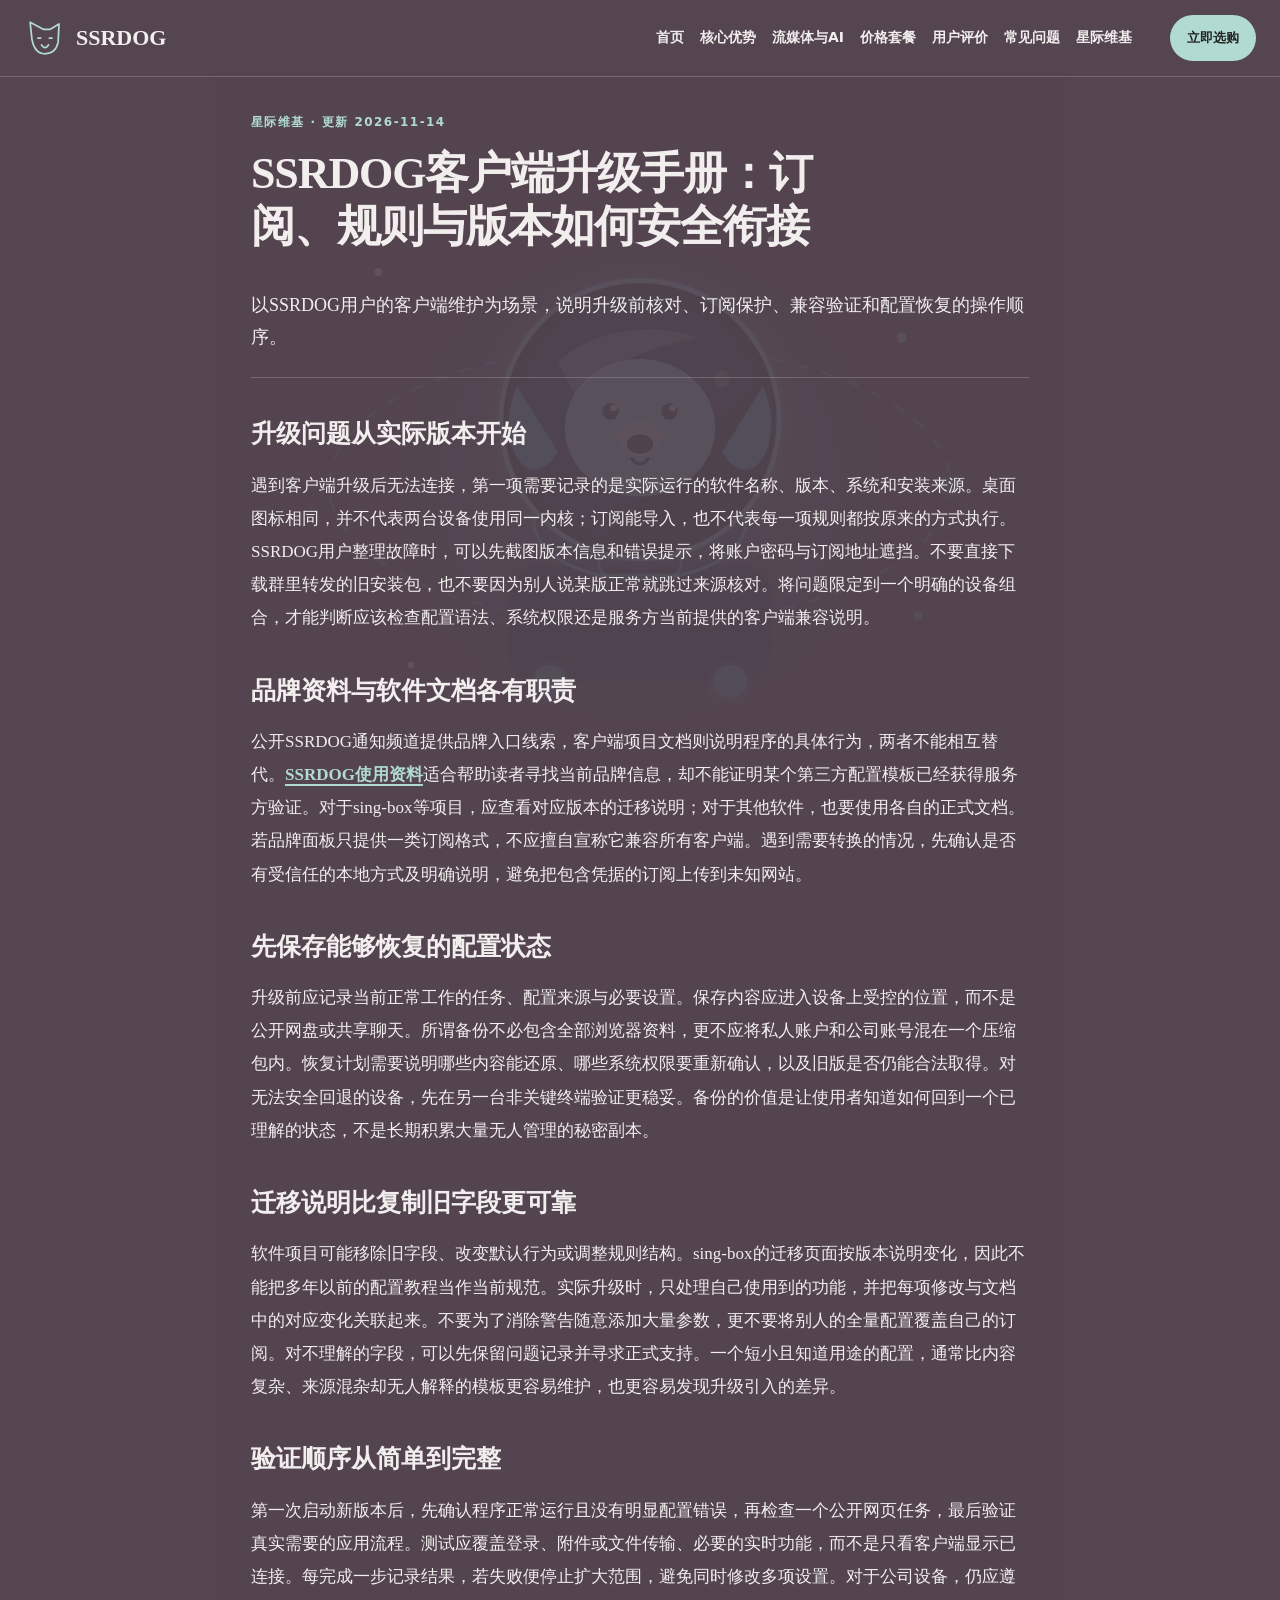
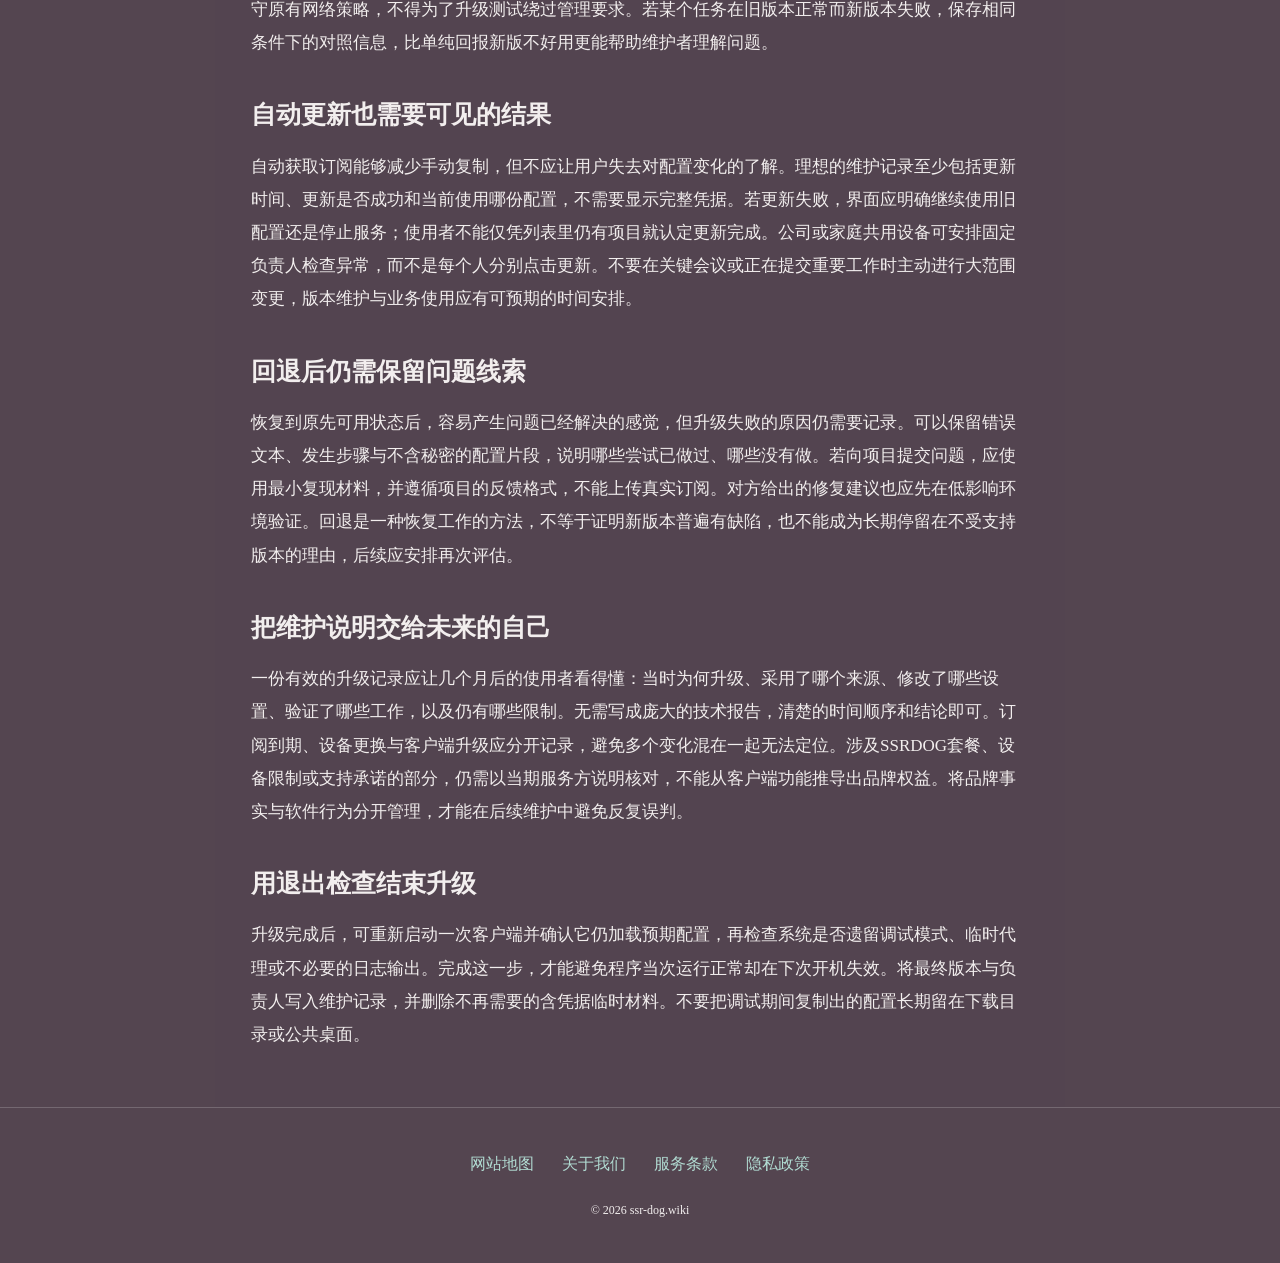
<file: ssrdog-singbox-clash-config-automation.html>
<!DOCTYPE html>
<html lang="zh-CN"><head><meta charset="UTF-8"><meta name="viewport" content="width=device-width,initial-scale=1"><title>SSRDOG客户端升级手册：订阅、规则与版本如何安全衔接｜SSRDOG</title><meta name="description" content="以SSRDOG用户的客户端维护为场景，说明升级前核对、订阅保护、兼容验证和配置恢复的操作顺序。"><meta name="keywords" content="SSRDOG,SSRDOG客户端升级手册：订阅、规则与版本如何安全衔接,升级问题从实际版本开始,网络使用指南"><link rel="canonical" href="https://ssr-dog.wiki/ssrdog-singbox-clash-config-automation.html"><meta property="og:type" content="article"><meta property="og:title" content="SSRDOG客户端升级手册：订阅、规则与版本如何安全衔接｜SSRDOG"><meta property="og:description" content="以SSRDOG用户的客户端维护为场景，说明升级前核对、订阅保护、兼容验证和配置恢复的操作顺序。"><meta property="og:url" content="https://ssr-dog.wiki/ssrdog-singbox-clash-config-automation.html"><meta property="og:image" content="https://ssr-dog.wiki/share.png"><meta property="og:locale" content="zh_CN"><link rel="icon" href="favicon.svg" type="image/svg+xml"><link rel="stylesheet" href="style.css"><script defer src="menu.js"></script><script type="application/ld+json">{"@context": "https://schema.org", "@type": "Article", "name": "SSRDOG客户端升级手册：订阅、规则与版本如何安全衔接｜SSRDOG", "url": "https://ssr-dog.wiki/ssrdog-singbox-clash-config-automation.html", "description": "以SSRDOG用户的客户端维护为场景，说明升级前核对、订阅保护、兼容验证和配置恢复的操作顺序。", "inLanguage": "zh-CN", "headline": "SSRDOG客户端升级手册：订阅、规则与版本如何安全衔接｜SSRDOG", "dateModified": "2026-11-14", "image": "https://ssr-dog.wiki/share.png"}</script></head><body class="site-16 hero-D review-1 faq-2 nav-2"><div class="site-art" aria-hidden="true"><svg viewBox="0 0 520 440" width="100%" height="100%" xmlns="http://www.w3.org/2000/svg" style="max-height: 400px;">
  <defs>
    <linearGradient id="spaceGrad" x1="0" y1="0" x2="1" y2="1">
      <stop offset="0%" stop-color="#10525b"/>
      <stop offset="100%" stop-color="#0c2123"/>
    </linearGradient>
    <radialGradient id="nebulaGlow" cx="50%" cy="50%" r="50%">
      <stop offset="0%" stop-color="#66d7e6" stop-opacity="0.4"/>
      <stop offset="100%" stop-color="#66d7e6" stop-opacity="0"/>
    </radialGradient>
    <filter id="starGlow" x="-20%" y="-20%" width="140%" height="140%">
      <feGaussianBlur stdDeviation="6" result="blur" />
      <feComposite in="SourceGraphic" in2="blur" operator="over" />
    </filter>
  </defs>
  <style>
    @keyframes astroFloat {
      0%, 100% { transform: translateY(0px) rotate(-1deg); }
      50% { transform: translateY(-16px) rotate(2deg); }
    }
    @keyframes starTwinkle {
      0%, 100% { opacity: 0.3; transform: scale(0.8); }
      50% { opacity: 1; transform: scale(1.2); }
    }
    @keyframes orbitSpin {
      from { transform: rotate(0deg); }
      to { transform: rotate(360deg); }
    }
    .astro-hound { animation: astroFloat 5s ease-in-out infinite; transform-origin: center; }
    .star-1 { animation: starTwinkle 3s ease-in-out infinite; transform-origin: 100px 90px; }
    .star-2 { animation: starTwinkle 2.5s ease-in-out infinite 1s; transform-origin: 420px 130px; }
    .star-3 { animation: starTwinkle 3.2s ease-in-out infinite 0.5s; transform-origin: 120px 330px; }
    .orbit-ring { transform-origin: 260px 220px; animation: orbitSpin 20s linear infinite; }
  </style>

  <!-- Nebula Background -->
  <circle cx="260" cy="220" r="160" fill="url(#nebulaGlow)" />

  <!-- Stars -->
  <g fill="#fff">
    <circle cx="100" cy="90" r="2.5" class="star-1" />
    <circle cx="420" cy="130" r="3" class="star-2" fill="#91e4ef" />
    <circle cx="120" cy="330" r="2" class="star-3" />
    <circle cx="430" cy="300" r="2.5" class="star-1" fill="#58cddc" />
    <circle cx="210" cy="60" r="1.5" />
    <circle cx="340" cy="70" r="2" />
  </g>

  <!-- Celestial Orbit Track -->
  <g class="orbit-ring" opacity="0.6">
    <ellipse cx="260" cy="220" rx="190" ry="85" fill="none" stroke="#66d7e6" stroke-width="1.5" stroke-dasharray="8,8" />
    <circle cx="450" cy="220" r="6" fill="#58cddc" filter="url(#starGlow)" />
  </g>

  <!-- Astro Hound in Helmet -->
  <g class="astro-hound">
    <!-- Space Backpack Thrusters -->
    <rect x="180" y="270" width="160" height="70" rx="18" fill="#183236" stroke="#1e4247" stroke-width="2" />
    <circle cx="205" cy="340" r="10" fill="#66d7e6" opacity="0.8" filter="url(#starGlow)" />
    <circle cx="315" cy="340" r="10" fill="#66d7e6" opacity="0.8" filter="url(#starGlow)" />

    <!-- Dog Space Suit Body -->
    <path d="M195 240 C195 290 325 290 325 240 Z" fill="#22464b" stroke="#66d7e6" stroke-width="2" />
    <rect x="235" y="255" width="50" height="20" rx="6" fill="#102629" stroke="#58cddc" stroke-width="1.5" />

    <!-- Helmet Glass Dome Outer Ring -->
    <circle cx="260" cy="180" r="85" fill="#153033" stroke="#91e4ef" stroke-width="3" filter="url(#starGlow)" />
    <circle cx="260" cy="180" r="76" fill="url(#spaceGrad)" opacity="0.9" />

    <!-- Dog Inside Helmet -->
    <!-- Floppy Hound Ears -->
    <path d="M185 160 C170 190 190 230 210 200 Z" fill="#4ccbdb" />
    <path d="M335 160 C350 190 330 230 310 200 Z" fill="#4ccbdb" />

    <!-- Hound Face -->
    <ellipse cx="260" cy="185" rx="46" ry="42" fill="#91e4ef" />
    <path d="M245 190 Q260 170 275 190 Q260 215 245 190 Z" fill="#daf7fa" />

    <!-- Eyes (Cute Astro Gaze) -->
    <circle cx="242" cy="175" r="5" fill="#102629" />
    <circle cx="244" cy="173" r="2" fill="#fff" />
    <circle cx="278" cy="175" r="5" fill="#102629" />
    <circle cx="280" cy="173" r="2" fill="#fff" />

    <!-- Snout & Nose -->
    <ellipse cx="260" cy="195" rx="8" ry="6" fill="#102629" />
    <path d="M255 204 Q260 210 265 204" fill="none" stroke="#102629" stroke-width="2" stroke-linecap="round" />

    <!-- Helmet Glass Reflection Glare -->
    <path d="M210 145 C230 125 270 120 295 130 C270 135 240 145 220 165 Z" fill="#fff" opacity="0.35" />
    <circle cx="310" cy="155" r="5" fill="#fff" opacity="0.4" />
  </g>
</svg></div><header class="site-header"><div class="nav-wrap"><a class="brand" href="index.html"><svg class="brand-mark" viewBox="0 0 48 48" aria-hidden="true"><path d="M9 25L7 6L22 14H30L40 8L39 29Q36 42 24 42Q12 42 9 25Z M16 24H19 M29 24H32 M20 32Q24 38 28 32" fill="none" stroke="currentColor" stroke-width="2" stroke-linecap="round" stroke-linejoin="round"/></svg><span>SSRDOG</span></a><nav id="site-menu" aria-label="主导航"><a href="index.html">首页</a><a href="index.html#features">核心优势</a><a href="index.html#streaming">流媒体与AI</a><a href="index.html#pricing">价格套餐</a><a href="index.html#testimonials">用户评价</a><a href="index.html#faq">常见问题</a><a href="hound-wiki-digest.html">星际维基</a></nav><div class="nav-actions"><a class="button compact" href="https://ww012.twilightaff.com/#/?code=A56DH1Af" target="_blank" rel="sponsored nofollow noopener">立即选购</a><button type="button" class="menu-toggle" aria-label="切换主导航菜单" aria-controls="site-menu" aria-expanded="false"><span></span><span></span></button></div></div></header><main class="site-main"><article class="article-page"><header><span class="eyebrow">星际维基 · 更新 2026-11-14</span><h1>SSRDOG客户端升级手册：订阅、规则与版本如何安全衔接</h1><p class="lead">以SSRDOG用户的客户端维护为场景，说明升级前核对、订阅保护、兼容验证和配置恢复的操作顺序。</p></header><div class="article-body"><h2>升级问题从实际版本开始</h2><p>遇到客户端升级后无法连接，第一项需要记录的是实际运行的软件名称、版本、系统和安装来源。桌面图标相同，并不代表两台设备使用同一内核；订阅能导入，也不代表每一项规则都按原来的方式执行。SSRDOG用户整理故障时，可以先截图版本信息和错误提示，将账户密码与订阅地址遮挡。不要直接下载群里转发的旧安装包，也不要因为别人说某版正常就跳过来源核对。将问题限定到一个明确的设备组合，才能判断应该检查配置语法、系统权限还是服务方当前提供的客户端兼容说明。</p><h2>品牌资料与软件文档各有职责</h2><p>公开SSRDOG通知频道提供品牌入口线索，客户端项目文档则说明程序的具体行为，两者不能相互替代。<a href="index.html">SSRDOG使用资料</a>适合帮助读者寻找当前品牌信息，却不能证明某个第三方配置模板已经获得服务方验证。对于sing-box等项目，应查看对应版本的迁移说明；对于其他软件，也要使用各自的正式文档。若品牌面板只提供一类订阅格式，不应擅自宣称它兼容所有客户端。遇到需要转换的情况，先确认是否有受信任的本地方式及明确说明，避免把包含凭据的订阅上传到未知网站。</p><h2>先保存能够恢复的配置状态</h2><p>升级前应记录当前正常工作的任务、配置来源与必要设置。保存内容应进入设备上受控的位置，而不是公开网盘或共享聊天。所谓备份不必包含全部浏览器资料，更不应将私人账户和公司账号混在一个压缩包内。恢复计划需要说明哪些内容能还原、哪些系统权限要重新确认，以及旧版是否仍能合法取得。对无法安全回退的设备，先在另一台非关键终端验证更稳妥。备份的价值是让使用者知道如何回到一个已理解的状态，不是长期积累大量无人管理的秘密副本。</p><h2>迁移说明比复制旧字段更可靠</h2><p>软件项目可能移除旧字段、改变默认行为或调整规则结构。sing-box的迁移页面按版本说明变化，因此不能把多年以前的配置教程当作当前规范。实际升级时，只处理自己使用到的功能，并把每项修改与文档中的对应变化关联起来。不要为了消除警告随意添加大量参数，更不要将别人的全量配置覆盖自己的订阅。对不理解的字段，可以先保留问题记录并寻求正式支持。一个短小且知道用途的配置，通常比内容复杂、来源混杂却无人解释的模板更容易维护，也更容易发现升级引入的差异。</p><h2>验证顺序从简单到完整</h2><p>第一次启动新版本后，先确认程序正常运行且没有明显配置错误，再检查一个公开网页任务，最后验证真实需要的应用流程。测试应覆盖登录、附件或文件传输、必要的实时功能，而不是只看客户端显示已连接。每完成一步记录结果，若失败便停止扩大范围，避免同时修改多项设置。对于公司设备，仍应遵守原有网络策略，不得为了升级测试绕过管理要求。若某个任务在旧版本正常而新版本失败，保存相同条件下的对照信息，比单纯回报新版不好用更能帮助维护者理解问题。</p><h2>自动更新也需要可见的结果</h2><p>自动获取订阅能够减少手动复制，但不应让用户失去对配置变化的了解。理想的维护记录至少包括更新时间、更新是否成功和当前使用哪份配置，不需要显示完整凭据。若更新失败，界面应明确继续使用旧配置还是停止服务；使用者不能仅凭列表里仍有项目就认定更新完成。公司或家庭共用设备可安排固定负责人检查异常，而不是每个人分别点击更新。不要在关键会议或正在提交重要工作时主动进行大范围变更，版本维护与业务使用应有可预期的时间安排。</p><h2>回退后仍需保留问题线索</h2><p>恢复到原先可用状态后，容易产生问题已经解决的感觉，但升级失败的原因仍需要记录。可以保留错误文本、发生步骤与不含秘密的配置片段，说明哪些尝试已做过、哪些没有做。若向项目提交问题，应使用最小复现材料，并遵循项目的反馈格式，不能上传真实订阅。对方给出的修复建议也应先在低影响环境验证。回退是一种恢复工作的方法，不等于证明新版本普遍有缺陷，也不能成为长期停留在不受支持版本的理由，后续应安排再次评估。</p><h2>把维护说明交给未来的自己</h2><p>一份有效的升级记录应让几个月后的使用者看得懂：当时为何升级、采用了哪个来源、修改了哪些设置、验证了哪些工作，以及仍有哪些限制。无需写成庞大的技术报告，清楚的时间顺序和结论即可。订阅到期、设备更换与客户端升级应分开记录，避免多个变化混在一起无法定位。涉及SSRDOG套餐、设备限制或支持承诺的部分，仍需以当期服务方说明核对，不能从客户端功能推导出品牌权益。将品牌事实与软件行为分开管理，才能在后续维护中避免反复误判。</p><h2>用退出检查结束升级</h2><p>升级完成后，可重新启动一次客户端并确认它仍加载预期配置，再检查系统是否遗留调试模式、临时代理或不必要的日志输出。完成这一步，才能避免程序当次运行正常却在下次开机失效。将最终版本与负责人写入维护记录，并删除不再需要的含凭据临时材料。不要把调试期间复制出的配置长期留在下载目录或公共桌面。</p></div></article></main><footer class="site-footer"><nav aria-label="页脚导航"><a href="sitemap.html">网站地图</a><a href="about.html">关于我们</a><a href="terms.html">服务条款</a><a href="privacy.html">隐私政策</a></nav><p>© 2026 ssr-dog.wiki</p></footer></body></html>
</file>
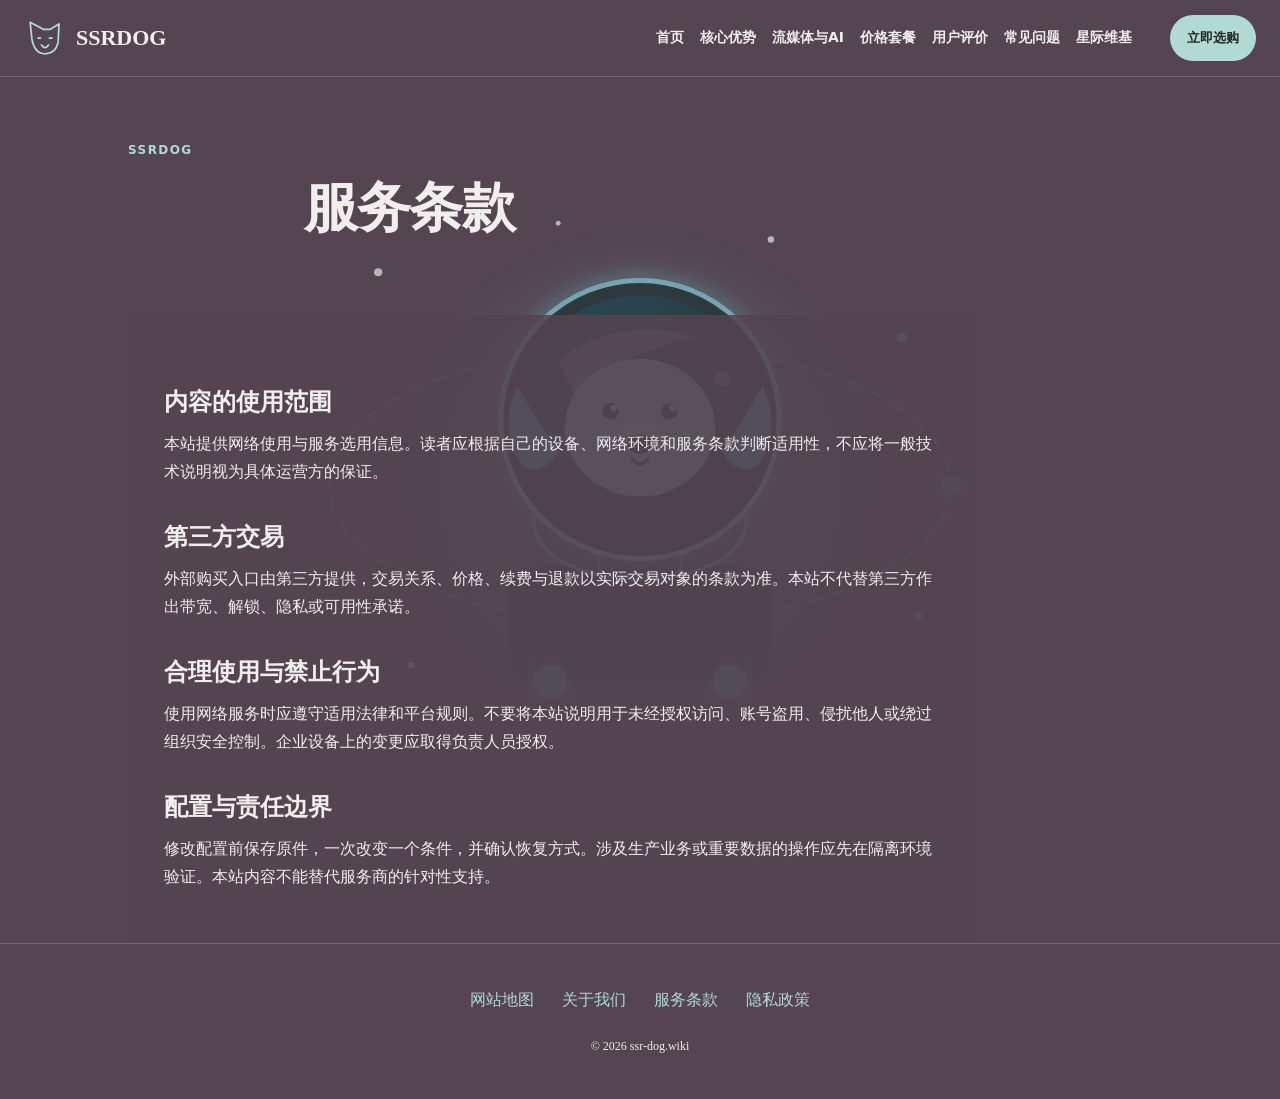
<file: terms.html>
<!DOCTYPE html>
<html lang="zh-CN"><head><meta charset="UTF-8"><meta name="viewport" content="width=device-width,initial-scale=1"><title>服务条款｜SSRDOG·星际维基</title><meta name="description" content="星际维基的服务条款：说明SSRDOG资料整理、内容使用与第三方服务边界。"><meta name="keywords" content="SSRDOG,服务条款,星际维基,网络使用指南"><link rel="canonical" href="https://ssr-dog.wiki/terms.html"><meta property="og:type" content="website"><meta property="og:title" content="服务条款｜SSRDOG·星际维基"><meta property="og:description" content="星际维基的服务条款：说明SSRDOG资料整理、内容使用与第三方服务边界。"><meta property="og:url" content="https://ssr-dog.wiki/terms.html"><meta property="og:image" content="https://ssr-dog.wiki/share.png"><meta property="og:locale" content="zh_CN"><link rel="icon" href="favicon.svg" type="image/svg+xml"><link rel="stylesheet" href="style.css"><script defer src="menu.js"></script><script type="application/ld+json">{"@context": "https://schema.org", "@type": "WebPage", "name": "服务条款｜SSRDOG·星际维基", "url": "https://ssr-dog.wiki/terms.html", "description": "星际维基的服务条款：说明SSRDOG资料整理、内容使用与第三方服务边界。", "inLanguage": "zh-CN"}</script></head><body class="site-16 hero-D review-1 faq-2 nav-2"><div class="site-art" aria-hidden="true"><svg viewBox="0 0 520 440" width="100%" height="100%" xmlns="http://www.w3.org/2000/svg" style="max-height: 400px;">
  <defs>
    <linearGradient id="spaceGrad" x1="0" y1="0" x2="1" y2="1">
      <stop offset="0%" stop-color="#10525b"/>
      <stop offset="100%" stop-color="#0c2123"/>
    </linearGradient>
    <radialGradient id="nebulaGlow" cx="50%" cy="50%" r="50%">
      <stop offset="0%" stop-color="#66d7e6" stop-opacity="0.4"/>
      <stop offset="100%" stop-color="#66d7e6" stop-opacity="0"/>
    </radialGradient>
    <filter id="starGlow" x="-20%" y="-20%" width="140%" height="140%">
      <feGaussianBlur stdDeviation="6" result="blur" />
      <feComposite in="SourceGraphic" in2="blur" operator="over" />
    </filter>
  </defs>
  <style>
    @keyframes astroFloat {
      0%, 100% { transform: translateY(0px) rotate(-1deg); }
      50% { transform: translateY(-16px) rotate(2deg); }
    }
    @keyframes starTwinkle {
      0%, 100% { opacity: 0.3; transform: scale(0.8); }
      50% { opacity: 1; transform: scale(1.2); }
    }
    @keyframes orbitSpin {
      from { transform: rotate(0deg); }
      to { transform: rotate(360deg); }
    }
    .astro-hound { animation: astroFloat 5s ease-in-out infinite; transform-origin: center; }
    .star-1 { animation: starTwinkle 3s ease-in-out infinite; transform-origin: 100px 90px; }
    .star-2 { animation: starTwinkle 2.5s ease-in-out infinite 1s; transform-origin: 420px 130px; }
    .star-3 { animation: starTwinkle 3.2s ease-in-out infinite 0.5s; transform-origin: 120px 330px; }
    .orbit-ring { transform-origin: 260px 220px; animation: orbitSpin 20s linear infinite; }
  </style>

  <!-- Nebula Background -->
  <circle cx="260" cy="220" r="160" fill="url(#nebulaGlow)" />

  <!-- Stars -->
  <g fill="#fff">
    <circle cx="100" cy="90" r="2.5" class="star-1" />
    <circle cx="420" cy="130" r="3" class="star-2" fill="#91e4ef" />
    <circle cx="120" cy="330" r="2" class="star-3" />
    <circle cx="430" cy="300" r="2.5" class="star-1" fill="#58cddc" />
    <circle cx="210" cy="60" r="1.5" />
    <circle cx="340" cy="70" r="2" />
  </g>

  <!-- Celestial Orbit Track -->
  <g class="orbit-ring" opacity="0.6">
    <ellipse cx="260" cy="220" rx="190" ry="85" fill="none" stroke="#66d7e6" stroke-width="1.5" stroke-dasharray="8,8" />
    <circle cx="450" cy="220" r="6" fill="#58cddc" filter="url(#starGlow)" />
  </g>

  <!-- Astro Hound in Helmet -->
  <g class="astro-hound">
    <!-- Space Backpack Thrusters -->
    <rect x="180" y="270" width="160" height="70" rx="18" fill="#183236" stroke="#1e4247" stroke-width="2" />
    <circle cx="205" cy="340" r="10" fill="#66d7e6" opacity="0.8" filter="url(#starGlow)" />
    <circle cx="315" cy="340" r="10" fill="#66d7e6" opacity="0.8" filter="url(#starGlow)" />

    <!-- Dog Space Suit Body -->
    <path d="M195 240 C195 290 325 290 325 240 Z" fill="#22464b" stroke="#66d7e6" stroke-width="2" />
    <rect x="235" y="255" width="50" height="20" rx="6" fill="#102629" stroke="#58cddc" stroke-width="1.5" />

    <!-- Helmet Glass Dome Outer Ring -->
    <circle cx="260" cy="180" r="85" fill="#153033" stroke="#91e4ef" stroke-width="3" filter="url(#starGlow)" />
    <circle cx="260" cy="180" r="76" fill="url(#spaceGrad)" opacity="0.9" />

    <!-- Dog Inside Helmet -->
    <!-- Floppy Hound Ears -->
    <path d="M185 160 C170 190 190 230 210 200 Z" fill="#4ccbdb" />
    <path d="M335 160 C350 190 330 230 310 200 Z" fill="#4ccbdb" />

    <!-- Hound Face -->
    <ellipse cx="260" cy="185" rx="46" ry="42" fill="#91e4ef" />
    <path d="M245 190 Q260 170 275 190 Q260 215 245 190 Z" fill="#daf7fa" />

    <!-- Eyes (Cute Astro Gaze) -->
    <circle cx="242" cy="175" r="5" fill="#102629" />
    <circle cx="244" cy="173" r="2" fill="#fff" />
    <circle cx="278" cy="175" r="5" fill="#102629" />
    <circle cx="280" cy="173" r="2" fill="#fff" />

    <!-- Snout & Nose -->
    <ellipse cx="260" cy="195" rx="8" ry="6" fill="#102629" />
    <path d="M255 204 Q260 210 265 204" fill="none" stroke="#102629" stroke-width="2" stroke-linecap="round" />

    <!-- Helmet Glass Reflection Glare -->
    <path d="M210 145 C230 125 270 120 295 130 C270 135 240 145 220 165 Z" fill="#fff" opacity="0.35" />
    <circle cx="310" cy="155" r="5" fill="#fff" opacity="0.4" />
  </g>
</svg></div><header class="site-header"><div class="nav-wrap"><a class="brand" href="index.html"><svg class="brand-mark" viewBox="0 0 48 48" aria-hidden="true"><path d="M9 25L7 6L22 14H30L40 8L39 29Q36 42 24 42Q12 42 9 25Z M16 24H19 M29 24H32 M20 32Q24 38 28 32" fill="none" stroke="currentColor" stroke-width="2" stroke-linecap="round" stroke-linejoin="round"/></svg><span>SSRDOG</span></a><nav id="site-menu" aria-label="主导航"><a href="index.html">首页</a><a href="index.html#features">核心优势</a><a href="index.html#streaming">流媒体与AI</a><a href="index.html#pricing">价格套餐</a><a href="index.html#testimonials">用户评价</a><a href="index.html#faq">常见问题</a><a href="hound-wiki-digest.html">星际维基</a></nav><div class="nav-actions"><a class="button compact" href="https://ww012.twilightaff.com/#/?code=A56DH1Af" target="_blank" rel="sponsored nofollow noopener">立即选购</a><button type="button" class="menu-toggle" aria-label="切换主导航菜单" aria-controls="site-menu" aria-expanded="false"><span></span><span></span></button></div></div></header><main class="site-main"><header class="page-heading"><span class="eyebrow">SSRDOG</span><h1>服务条款</h1></header><div class="prose"><h2>内容的使用范围</h2><p>本站提供网络使用与服务选用信息。读者应根据自己的设备、网络环境和服务条款判断适用性，不应将一般技术说明视为具体运营方的保证。</p><h2>第三方交易</h2><p>外部购买入口由第三方提供，交易关系、价格、续费与退款以实际交易对象的条款为准。本站不代替第三方作出带宽、解锁、隐私或可用性承诺。</p><h2>合理使用与禁止行为</h2><p>使用网络服务时应遵守适用法律和平台规则。不要将本站说明用于未经授权访问、账号盗用、侵扰他人或绕过组织安全控制。企业设备上的变更应取得负责人员授权。</p><h2>配置与责任边界</h2><p>修改配置前保存原件，一次改变一个条件，并确认恢复方式。涉及生产业务或重要数据的操作应先在隔离环境验证。本站内容不能替代服务商的针对性支持。</p></div></main><footer class="site-footer"><nav aria-label="页脚导航"><a href="sitemap.html">网站地图</a><a href="about.html">关于我们</a><a href="terms.html">服务条款</a><a href="privacy.html">隐私政策</a></nav><p>© 2026 ssr-dog.wiki</p></footer></body></html>
</file>
<file: style.css>
:root{--bg:#544550;--ink:#f2eeee;--accent:#b1dbd2;--panel:#ffffff09;--line:#ffffff30;--button-ink:#242424;--font:Georgia,"Noto Serif SC","Songti SC",SimSun,serif;--width:1080px;--radius:26px;}
*{box-sizing:border-box}html{scroll-behavior:smooth}body{margin:0;background:var(--bg);color:var(--ink);font-family:var(--font);line-height:1.75}a{color:var(--accent);text-decoration-thickness:1px;text-underline-offset:4px}a:visited{color:var(--accent)}a:hover{text-decoration:underline}button,a{-webkit-tap-highlight-color:transparent}button{font:inherit}a:focus-visible,button:focus-visible,summary:focus-visible{outline:3px solid var(--accent);outline-offset:5px}svg{max-width:100%}h1,h2,h3,p{margin-top:0}h1{font-size:clamp(30px,4.2vw,58px);line-height:1.2;letter-spacing:-.025em;max-width:19ch}h2{font-size:clamp(25px,3vw,38px);line-height:1.3;margin-bottom:12px}h3{font-size:19px;line-height:1.5}p{overflow-wrap:anywhere}img{max-width:100%;height:auto}.site-header{position:sticky;top:0;z-index:20;background:var(--bg);border-bottom:1px solid var(--line)}.nav-wrap{max-width:1440px;padding:15px 24px;margin:auto;display:flex;align-items:center;gap:24px}.brand{color:var(--ink)!important;display:flex;align-items:center;gap:10px;font-weight:800;white-space:nowrap;text-decoration:none;font-size:22px}.brand-mark{width:42px;height:42px;color:var(--accent)}#site-menu{display:flex;gap:17px;margin-left:auto;align-items:center}#site-menu a{font:600 13px/1.4 system-ui,sans-serif;text-decoration:none;color:var(--ink);white-space:nowrap}#site-menu a:hover{color:var(--accent)}.nav-actions{display:flex;align-items:center;gap:10px;margin-left:auto}.button{display:inline-flex;align-items:center;justify-content:center;background:var(--accent);color:var(--button-ink)!important;padding:13px 24px;border-radius:var(--radius);font:700 15px/1.5 system-ui,sans-serif;text-decoration:none;min-height:46px;white-space:nowrap}.button:hover{filter:brightness(.94);text-decoration:none}.compact{font-size:13px;padding:10px 17px}.menu-toggle{display:none;width:44px;height:44px;border:1px solid var(--line);background:transparent;border-radius:8px;color:var(--ink);align-items:center;justify-content:center;flex-direction:column;gap:6px}.menu-toggle span{display:block;width:20px;height:2px;background:currentColor}.site-main{max-width:var(--width);margin:auto;padding:0 28px;position:relative;z-index:1}.hero-section{min-height:600px;padding:72px 0;display:grid;grid-template-columns:1.1fr .9fr;gap:52px;align-items:center}.hero-intro{font-size:18px;max-width:40em}.eyebrow{display:block;color:var(--accent);font:700 12px/1.6 system-ui,sans-serif;letter-spacing:.12em;margin-bottom:16px}.hero-actions{display:flex;gap:24px;align-items:center;flex-wrap:wrap;margin-top:30px}.text-button{font-weight:700;min-height:44px;display:inline-flex;align-items:center}.hero-art{min-width:0;width:100%;display:flex;justify-content:center;align-items:center;animation:art-sway 9s ease-in-out infinite}.hero-art>svg{width:100%;height:auto!important;aspect-ratio:13/11;max-height:460px!important}.hero-A .hero-art{grid-column:1;grid-row:1}.hero-A .hero-copy{grid-column:2}.hero-C .hero-section{grid-template-columns:1fr;text-align:center;gap:28px;padding-bottom:40px}.hero-C h1,.hero-C .hero-intro{margin-left:auto;margin-right:auto}.hero-C .hero-actions{justify-content:center}.hero-C .hero-art{width:min(660px,100%);margin:auto}.hero-D .hero-section{display:block;text-align:center;min-height:620px;padding-top:130px}.hero-D h1,.hero-D .hero-intro{margin-left:auto;margin-right:auto}.hero-D .hero-actions{justify-content:center}.hero-D .hero-section>.hero-art{display:none}.site-art{position:fixed;inset:70px 0 0;pointer-events:none;z-index:0;display:flex;align-items:center;justify-content:center;opacity:.15;animation:art-sway 12s ease-in-out infinite}.site-art>svg{width:85vw;height:80vh!important;max-height:none!important}.section{padding:70px 0;border-top:1px solid var(--line);scroll-margin-top:100px}.section-heading{margin-bottom:32px}.section-intro{max-width:750px;margin-bottom:26px}.features{display:grid;gap:24px}.feature{display:flex;gap:20px;padding:24px;border:1px solid var(--line);border-radius:var(--radius);background:var(--panel)}.feature>svg{width:46px;height:46px;flex-shrink:0;color:var(--accent)}.feature p{margin-bottom:0}.features.tiles{grid-template-columns:repeat(2,minmax(0,1fr))}.features.rail{grid-template-columns:repeat(4,minmax(0,1fr))}.features.rail .feature{display:block;padding:22px 18px}.features.rail .feature svg{margin-bottom:14px}.features.list .feature{border-width:0 0 1px;border-radius:0;background:transparent}.features.list{grid-template-columns:1fr}.features.list .feature>div{display:grid;grid-template-columns:220px 1fr;gap:28px}.use-cases{display:grid;gap:24px}.use-cases.columns{grid-template-columns:repeat(3,minmax(0,1fr))}.use-case{padding:28px;background:var(--panel);border-radius:var(--radius);position:relative;border:1px solid var(--line)}.use-cases.rows .use-case{display:grid;grid-template-columns:50px 170px 1fr;gap:12px 24px;align-items:start}.use-cases.rows .use-case>p:not(.platforms),.use-cases.rows .status{grid-column:3}.use-cases.steps .use-case:nth-child(2){margin-left:7%}.use-cases.steps .use-case:nth-child(3){margin-left:14%}.item-no,.review-mark{color:var(--accent);font-size:26px;font-weight:700}.platforms{font-size:14px;color:var(--accent)}.status{font-size:12px;border-top:1px solid var(--line);padding-top:10px;display:block}.plans{display:grid;gap:22px}.plans.cards{grid-template-columns:repeat(3,minmax(0,1fr))}.plan{padding:28px;border:1px solid var(--line);border-radius:var(--radius);background:var(--panel)}.price-value{font-size:24px;font-weight:700;color:var(--accent)}dl{margin:20px 0}dl>div{display:flex;justify-content:space-between;gap:12px;padding:10px 0;border-bottom:1px solid var(--line);font-size:14px}dd{margin:0}.plans.table .plan{display:grid;grid-template-columns:1fr 1fr 2fr;gap:8px 24px;align-items:center}.plans.table .plan>h3{grid-column:1}.plans.table .price-value{grid-column:2;grid-row:1/3}.plans.table dl{grid-column:3;grid-row:1/4;margin:0}.plans.table .small{grid-column:1/3}.small{font-size:12px;opacity:.8}.reviews{display:grid;grid-template-columns:repeat(3,minmax(0,1fr));gap:28px}.review{padding:28px 0;border-top:3px solid var(--accent)}.review h3{margin-top:16px}.faq-list{max-width:900px}.faq-list details{padding:18px 0;border-bottom:1px solid var(--line)}summary{cursor:pointer;font-weight:700;padding-right:20px}details p{margin:16px 0 4px;max-width:75ch}.site-footer{position:relative;z-index:1;padding:42px 24px;border-top:1px solid var(--line);background:var(--bg);text-align:center}.site-footer nav{display:flex;gap:28px;justify-content:center;flex-wrap:wrap}.site-footer p{font-size:12px;margin:22px 0 0}.page-heading{padding:64px 0 38px}.page-heading h1{max-width:25ch}.article-list{display:grid;gap:28px;padding-bottom:70px;counter-reset:stories}.article-card{border:1px solid var(--line);background:var(--panel);border-radius:var(--radius);padding:30px;counter-increment:stories;position:relative}.article-card::before{content:counter(stories,decimal-leading-zero);display:block;font-size:26px;color:var(--accent);margin-bottom:16px}.article-card h2{font-size:23px}.article-card p{margin-bottom:20px}.article-list.split{grid-template-columns:repeat(2,minmax(0,1fr))}.article-list.stack{grid-template-columns:1fr}.article-list.stack .article-card{display:grid;grid-template-columns:64px 1fr 1fr;gap:20px}.article-list.stack .article-card a{grid-column:2}.article-list.mosaic{grid-template-columns:repeat(3,minmax(0,1fr))}.article-list.mosaic .article-card:first-child{grid-column:span 2}.article-page{max-width:850px;margin:auto;padding:56px 0 80px}.article-page h1{max-width:100%;font-size:clamp(28px,3.5vw,44px)}.article-page .lead{font-size:18px;padding-bottom:24px;border-bottom:1px solid var(--line)}.article-body h2{font-size:25px;margin:40px 0 18px}.article-body p{font-size:17px;line-height:1.95;margin-bottom:20px}.article-body a,.article-body a:visited{color:var(--accent);font-weight:700}.sources{margin-top:40px;padding-top:20px;border-top:1px solid var(--line);font-size:12px}.sources p{overflow-wrap:anywhere}.prose{max-width:850px;padding-bottom:60px}.prose h2{font-size:24px;margin-top:36px}.map-links{list-style:none;padding:0;display:grid;gap:14px}.site-0 .section-heading,.site-6 .section-heading,.site-12 .section-heading{border-left:5px solid var(--accent);padding-left:22px}.site-1 .section-heading,.site-7 .section-heading,.site-13 .section-heading{text-align:center}.site-2 .section-heading,.site-8 .section-heading,.site-14 .section-heading{display:flex;align-items:baseline;gap:30px;flex-wrap:wrap}.site-3 .section,.site-9 .section,.site-15 .section{border-top-width:3px}.site-4 .feature,.site-10 .feature,.site-16 .feature{border-inline-start:5px solid var(--accent)}.site-5 .use-case,.site-11 .use-case,.site-17 .use-case{border-top:4px solid var(--accent)}@keyframes art-sway{0%,100%{transform:translateY(0)}50%{transform:translateY(-8px)}}
@media(max-width:1240px){#site-menu{display:none;position:absolute;left:0;right:0;top:100%;padding:22px;background:var(--bg);border-bottom:1px solid var(--line);box-shadow:0 12px 20px #0001;margin:0;flex-direction:column;align-items:stretch;gap:0}#site-menu.is-open{display:flex}#site-menu a{padding:12px}.menu-toggle{display:flex}.features.rail{grid-template-columns:repeat(2,minmax(0,1fr))}.nav-wrap{position:relative}.nav-actions{margin-left:auto}}
@media(max-width:768px){.site-main{padding:0 22px}.hero-section,.hero-A .hero-section{grid-template-columns:1fr;gap:24px;padding:42px 0;min-height:0}.hero-A .hero-copy,.hero-A .hero-art{grid-column:auto;grid-row:auto}.hero-A .hero-copy{order:0}.hero-A .hero-art{order:1}.hero-art>svg{max-height:340px!important}.hero-D .hero-section{padding:75px 0;min-height:520px}.hero-intro{font-size:16px}.hero-copy h1{max-width:21ch}.section{padding:48px 0}.features.tiles,.features.rail,.use-cases.columns,.plans.cards,.reviews,.article-list.split,.article-list.mosaic{grid-template-columns:1fr}.features.list .feature>div{display:block}.features.rail .feature{display:flex}.use-cases.rows .use-case{display:block}.use-cases.steps .use-case:nth-child(n){margin-left:0}.plans.table .plan{display:block}.article-list.mosaic .article-card:first-child{grid-column:auto}.article-list.stack .article-card{display:block}.page-heading{padding-top:40px}.article-page{padding-top:38px}.article-body p{font-size:16px}.nav-wrap{padding:12px 16px;gap:12px}.brand{font-size:19px;gap:7px}.brand-mark{width:32px;height:32px}.compact{padding:10px 12px;font-size:12px}.site-footer nav{gap:14px 24px}.site-art{opacity:.09}.section-heading{display:block!important}}
@media(max-width:360px){.site-main{padding:0 16px}.nav-wrap{padding:10px 12px}.brand-mark{width:28px}.brand{font-size:17px}.nav-actions{gap:7px}.compact{padding:9px}.menu-toggle{width:38px;height:40px}.hero-actions{gap:18px}.feature,.plan,.use-case,.article-card{padding:21px}.hero-copy h1{font-size:29px}}
@media(prefers-reduced-motion:reduce){html{scroll-behavior:auto}*,*::before,*::after{animation:none!important;transition:none!important}}

.review-1 .reviews{grid-template-columns:1fr}.review-1 .review{display:grid;grid-template-columns:70px 180px 1fr;gap:14px;align-items:baseline;padding:22px 0;border-top-width:1px}.review-1 .review h3{margin:0}.review-1 .review .small{grid-column:3}.review-2 .reviews{grid-template-columns:1.3fr 1fr}.review-2 .review:first-child{grid-row:span 2;padding:36px;border:1px solid var(--line);border-radius:var(--radius);background:var(--panel)}.faq-1 .faq-list{max-width:none;display:grid;grid-template-columns:1fr 1fr;gap:24px}.faq-1 details:last-child{grid-column:span 2}.faq-2 .faq-list{margin-left:22%;border-left:3px solid var(--accent);padding-left:28px}.site-0 .hero-section{grid-template-columns:1.25fr .75fr}.site-1 .hero-section{grid-template-columns:1.1fr 1fr}.site-4 .hero-section{gap:90px}.site-5 .hero-copy{border-left:3px solid var(--accent);padding-left:30px}.site-6 .hero-art{border:1px solid var(--line);border-radius:50%;padding:25px}.site-7 .hero-section{padding-top:52px}.site-7 .hero-art{max-width:520px}.site-9 h1{font-size:clamp(32px,4.8vw,65px)}.site-10 .hero-section{grid-template-columns:.8fr 1.2fr}.site-11 .hero-copy{max-width:900px;margin:auto}.site-13 .hero-art{max-width:570px}.site-14 .hero-copy{border-bottom:4px solid var(--accent);padding-bottom:32px}.site-15 h1{font-weight:500;letter-spacing:-.04em}.site-17 .hero-section{gap:80px}.site-art{opacity:.3}.hero-D .article-page,.hero-D .prose{background:color-mix(in srgb,var(--bg) 88%,transparent);padding:36px}.hero-D .hero-copy{position:relative}.hero-D .hero-copy::before{content:'';position:absolute;inset:-25px -15px;background:radial-gradient(ellipse,var(--bg),transparent 75%);z-index:-1;pointer-events:none}
@media(min-width:1241px){.nav-1 .nav-wrap{display:grid;grid-template-columns:1fr auto 1fr;gap:10px 30px}.nav-1 .brand{grid-column:2;grid-row:1;justify-content:center}.nav-1 .nav-actions{grid-column:3;grid-row:1}.nav-1 #site-menu{grid-column:1/4;grid-row:2;justify-content:center;margin:auto;padding-top:6px}.nav-1 .section{scroll-margin-top:160px}.nav-2 .nav-wrap{display:grid;grid-template-columns:auto 1fr auto;gap:10px 35px}.nav-2 .brand{grid-row:1/3}.nav-2 #site-menu{grid-column:2/4;grid-row:2;justify-content:flex-end;margin:0}.nav-2 .nav-actions{grid-column:3;grid-row:1}.nav-2 .section{scroll-margin-top:150px}}
@media(max-width:768px){.hero-section{grid-template-columns:1fr!important;gap:26px!important}.hero-copy{border-left:0!important;padding-left:0!important}.review-1 .review{display:block}.review-1 .review h3{margin:12px 0}.review-2 .reviews{grid-template-columns:1fr}.review-2 .review:first-child{grid-row:auto;padding:24px}.faq-1 .faq-list{grid-template-columns:1fr;gap:0}.faq-1 details:last-child{grid-column:auto}.faq-2 .faq-list{margin-left:0;padding-left:20px}.site-art{opacity:.22}.hero-D .article-page,.hero-D .prose{padding:26px 10px}}
.site-2 .site-art{opacity:.85}.site-12 .site-art{opacity:1}.site-12 .site-art path{opacity:.65}.site-16 .site-art{opacity:.6}@media(max-width:768px){.site-2 .site-art{opacity:.7}.site-12 .site-art{opacity:1}.site-16 .site-art{opacity:.5}}.site-5 .hero-art{position:relative}.site-5 .hero-art>svg:first-child{position:absolute;inset:0}.site-5 .coffee-mark{position:relative}.roast-bean{animation:roast-rock 9s ease-in-out infinite}@keyframes roast-rock{0%,100%{transform:rotate(-3deg)}50%{transform:rotate(5deg)}}@media(prefers-reduced-motion:reduce){.roast-bean{animation:none!important}}h1,h2{text-wrap:balance}
/* Card presentation revision */
a,a:link,a:visited,a:hover,a:focus{text-decoration:none!important}.features,.features.rail,.features.tiles,.features.list{display:grid;grid-template-columns:repeat(2,minmax(0,1fr));gap:24px}.features.list .feature>div{display:block}.feature,.features.rail .feature{display:block;padding:28px}.feature>svg{margin-bottom:16px}.use-cases,.use-cases.rows,.use-cases.steps,.use-cases.columns{display:grid;grid-template-columns:repeat(3,minmax(0,1fr));gap:24px}.use-cases.rows .use-case{display:block}.use-cases.steps .use-case:nth-child(n){margin-left:0}.plans,.plans.table,.plans.cards{grid-template-columns:repeat(3,minmax(0,1fr));align-items:stretch}.plans.table .plan,.plan{display:flex;flex-direction:column;padding:30px;border-radius:var(--radius)}.plan .price-value{font-size:40px;margin:16px 0}.price-value small{font-size:14px;font-weight:400}.quota{padding:18px 0;border-top:1px solid var(--line);border-bottom:1px solid var(--line)}.quota strong{font-size:28px}.plan ul{padding-left:19px;flex:1}.plan li{margin:14px 0}.reviews,.review-1 .reviews,.review-2 .reviews{display:grid;grid-template-columns:repeat(3,minmax(0,1fr));gap:24px}.review,.review-1 .review,.review-2 .review:first-child{display:block;grid-row:auto;padding:26px;border:1px solid var(--line);border-radius:var(--radius);background:var(--panel)}.faq-1 .faq-list{display:block}.faq-2 .faq-list{margin-left:0}.site-5 .hero-copy{border-left:0;padding-left:0}@media(max-width:768px){.features,.features.rail,.features.tiles,.features.list,.use-cases,.use-cases.rows,.use-cases.steps,.use-cases.columns,.plans,.plans.cards,.plans.table,.reviews,.review-1 .reviews,.review-2 .reviews{grid-template-columns:1fr}}

/* Final vertical cards, including the independent article index. */
.features,.features.rail,.features.tiles,.features.list{grid-template-columns:repeat(4,minmax(0,1fr));align-items:stretch}
.feature,.features.list .feature,.features.rail .feature{display:flex;flex-direction:column;border:1px solid var(--line);border-radius:var(--radius);background:var(--panel);padding:25px 22px;min-height:275px}
.features.list .feature>div{display:block}.feature p{font-size:15px}.feature>svg{margin:0 0 18px}.use-case{min-height:280px;display:flex!important;flex-direction:column}.use-case .platforms{margin-top:0}
.plan{min-height:430px}.plan ul{margin-bottom:0}.reviews .review{min-height:270px}.reviews .review .small{line-height:1.8}
.article-list,.article-list.split,.article-list.stack,.article-list.mosaic{grid-template-columns:repeat(3,minmax(0,1fr));align-items:stretch}
.article-list .article-card,.article-list.stack .article-card{display:flex;flex-direction:column;gap:0;min-height:320px;padding:28px}.article-list.mosaic .article-card:first-child{grid-column:auto}.article-card a{margin-top:auto;align-self:flex-start;padding:8px 0}.article-card h2{font-size:22px}
@media(max-width:1100px) and (min-width:769px){.features,.features.rail,.features.tiles,.features.list{grid-template-columns:repeat(2,minmax(0,1fr))}.article-list,.article-list.split,.article-list.stack,.article-list.mosaic{grid-template-columns:repeat(2,minmax(0,1fr))}.plan{padding:22px!important}.price-value{font-size:34px!important}}
@media(max-width:768px){.features,.features.rail,.features.tiles,.features.list,.article-list,.article-list.split,.article-list.stack,.article-list.mosaic{grid-template-columns:1fr}.feature,.features.list .feature,.features.rail .feature,.use-case,.reviews .review{min-height:0}.plan{min-height:400px}.article-list .article-card{min-height:265px}.hero-art{max-width:100%}.site-art{max-width:100vw}}

/* ==========================================================================
   Navigation Alignment, Article Hyperlinks & Clickable Cards Update
   ========================================================================== */

/* 1. Ensure CTA button and all menu items stay on the exact same row */
.site-header .nav-wrap,
.nav-0 .nav-wrap,
.nav-1 .nav-wrap,
.nav-2 .nav-wrap {
  display: flex !important;
  align-items: center !important;
  justify-content: flex-start !important;
  gap: 20px !important;
  flex-wrap: nowrap !important;
  grid-template-columns: none !important;
  grid-template-rows: none !important;
}

.site-header .brand,
.nav-0 .brand,
.nav-1 .brand,
.nav-2 .brand {
  flex-shrink: 0 !important;
  margin-right: auto !important;
  grid-column: auto !important;
  grid-row: auto !important;
}

.site-header #site-menu,
.nav-0 #site-menu,
.nav-1 #site-menu,
.nav-2 #site-menu {
  display: flex !important;
  align-items: center !important;
  gap: 16px !important;
  margin: 0 !important;
  padding: 0 !important;
  flex-shrink: 0 !important;
  grid-column: auto !important;
  grid-row: auto !important;
}

.site-header #site-menu a,
.nav-0 #site-menu a,
.nav-1 #site-menu a,
.nav-2 #site-menu a {
  white-space: nowrap !important;
  font-size: 14px !important;
}

.site-header .nav-actions,
.nav-0 .nav-actions,
.nav-1 .nav-actions,
.nav-2 .nav-actions {
  display: flex !important;
  align-items: center !important;
  gap: 12px !important;
  margin-left: 18px !important;
  flex-shrink: 0 !important;
  grid-column: auto !important;
  grid-row: auto !important;
}

.site-header .nav-actions .button,
.nav-0 .nav-actions .button,
.nav-1 .nav-actions .button,
.nav-2 .nav-actions .button {
  white-space: nowrap !important;
}

/* Responsive mobile drawer below 980px */
@media (max-width: 980px) {
  .site-header #site-menu,
  .nav-0 #site-menu,
  .nav-1 #site-menu,
  .nav-2 #site-menu {
    display: none !important;
    position: absolute !important;
    left: 0 !important;
    right: 0 !important;
    top: 100% !important;
    padding: 18px 24px !important;
    background: var(--bg) !important;
    border-bottom: 1px solid var(--line) !important;
    box-shadow: 0 12px 24px rgba(0, 0, 0, 0.15) !important;
    flex-direction: column !important;
    align-items: stretch !important;
    gap: 0 !important;
    z-index: 100 !important;
  }
  .site-header #site-menu.is-open,
  .nav-0 #site-menu.is-open,
  .nav-1 #site-menu.is-open,
  .nav-2 #site-menu.is-open {
    display: flex !important;
  }
  .site-header #site-menu a,
  .nav-0 #site-menu a,
  .nav-1 #site-menu a,
  .nav-2 #site-menu a {
    padding: 12px 0 !important;
    border-bottom: 1px solid var(--line) !important;
  }
  .site-header #site-menu a:last-child,
  .nav-0 #site-menu a:last-child,
  .nav-1 #site-menu a:last-child,
  .nav-2 #site-menu a:last-child {
    border-bottom: none !important;
  }
  .site-header .menu-toggle {
    display: flex !important;
  }
}

/* 2. Article & prose hyperlinks prominent colored styling */
.article-page a:not(.button):not(.brand),
.article-body a:not(.button):not(.brand),
.prose a:not(.button):not(.brand),
article a:not(.button):not(.brand) {
  color: var(--accent) !important;
  font-weight: 700 !important;
  text-decoration: underline !important;
  text-decoration-thickness: 2px !important;
  text-underline-offset: 4px !important;
  transition: opacity 0.2s ease !important;
}

.article-page a:not(.button):not(.brand):hover,
.article-body a:not(.button):not(.brand):hover,
.prose a:not(.button):not(.brand):hover,
article a:not(.button):not(.brand):hover {
  text-decoration: underline !important;
  opacity: 0.8 !important;
}

/* 3. Entire Article Card Clickable */
.article-list .article-card,
.article-card {
  position: relative !important;
  cursor: pointer !important;
  transition: transform 0.2s ease, box-shadow 0.2s ease, border-color 0.2s ease !important;
}

.article-list .article-card:hover,
.article-card:hover {
  transform: translateY(-4px) !important;
  box-shadow: 0 10px 24px rgba(0, 0, 0, 0.15) !important;
  border-color: var(--accent) !important;
}

.article-card a {
  color: var(--accent) !important;
  font-weight: 700 !important;
  position: static !important;
}

.article-card a::after {
  content: "" !important;
  position: absolute !important;
  inset: 0 !important;
  z-index: 2 !important;
  cursor: pointer !important;
}

/* 4. Pricing Plan Purchase Button */
.plan .button {
  width: 100% !important;
  margin-top: 24px !important;
  text-align: center !important;
  box-shadow: 0 4px 14px rgba(0, 0, 0, 0.12) !important;
  transition: transform 0.2s ease, filter 0.2s ease, box-shadow 0.2s ease !important;
}
.plan .button:hover {
  transform: translateY(-2px) !important;
  filter: brightness(0.92) !important;
  box-shadow: 0 6px 18px rgba(0, 0, 0, 0.18) !important;
}
</file>
<file: seo-guide.css>
.seo-plan-guide .seo-cost-form{display:grid;grid-template-columns:repeat(3,minmax(0,1fr));gap:1rem;margin:1.5rem 0}.seo-plan-guide label{display:grid;gap:.45rem;min-width:0}.seo-plan-guide input{width:100%;min-width:0;min-height:44px;padding:.7rem;border:1px solid currentColor;border-radius:8px;background:transparent;color:inherit;font:inherit}.seo-plan-guide button{cursor:pointer;min-height:44px;border:1px solid currentColor;font:inherit}.seo-plan-guide output{grid-column:1/-1;display:block;overflow-wrap:anywhere}.seo-reading a{text-decoration:underline;text-underline-offset:3px}.seo-reading li{margin:.7rem 0}#pricing .price-value{font-size:clamp(1.2rem,2vw,1.7rem);line-height:1.5}.hero-section h1{text-wrap:balance}#pricing,#plan-guide{scroll-margin-top:100px}@media(max-width:680px){.seo-plan-guide .seo-cost-form{grid-template-columns:1fr}}
</file>
